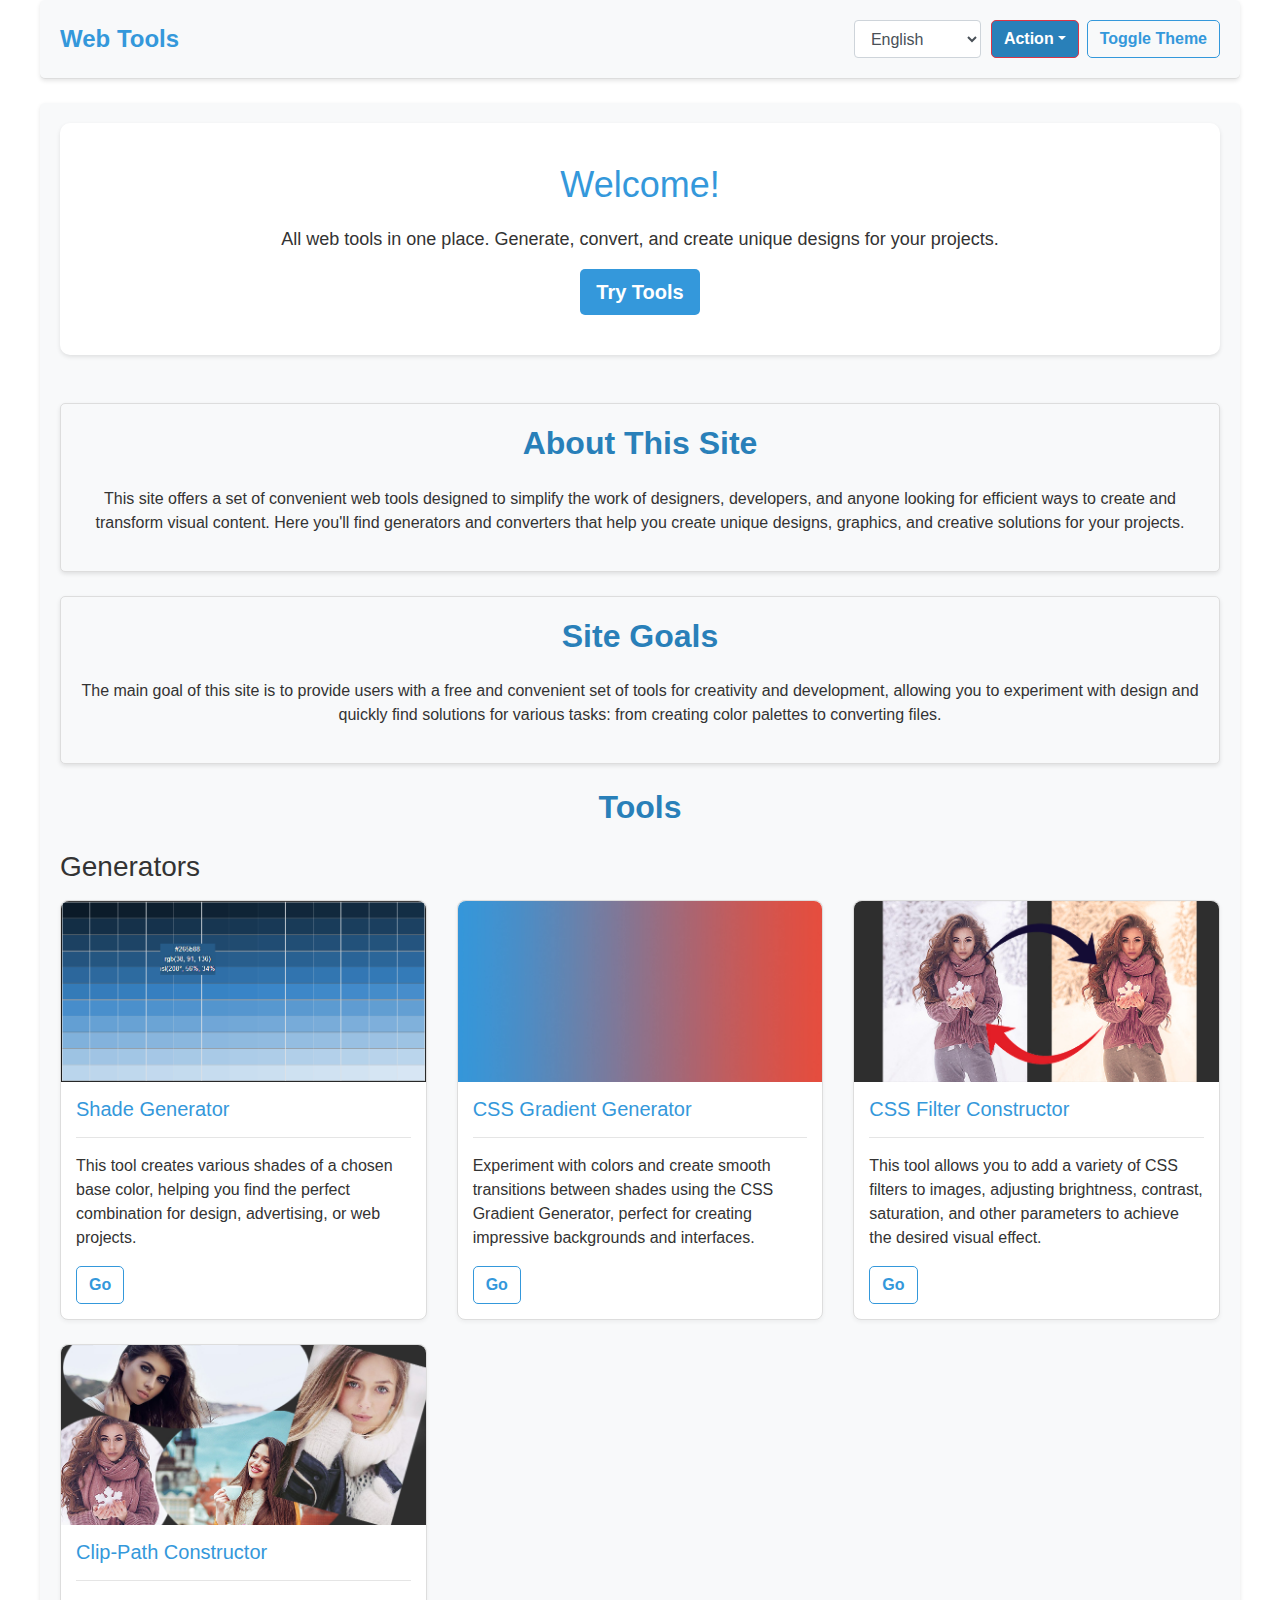
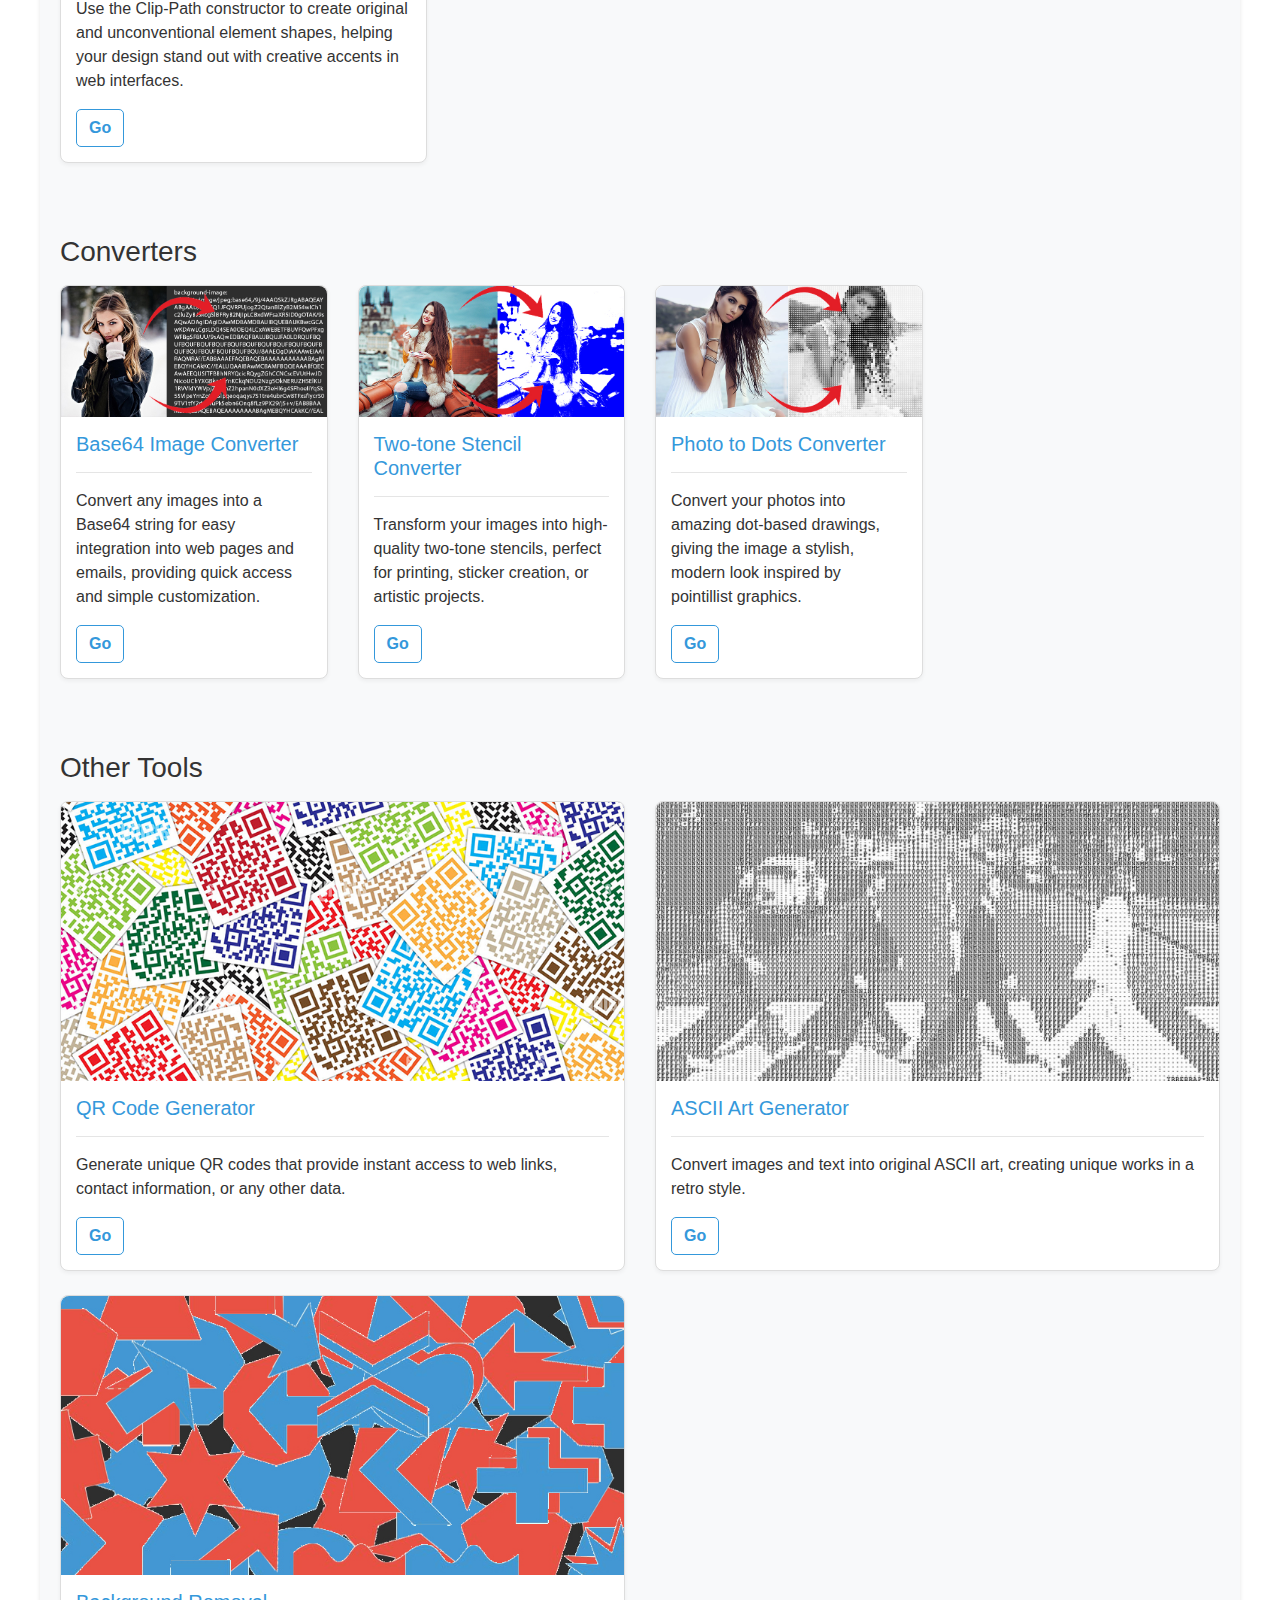
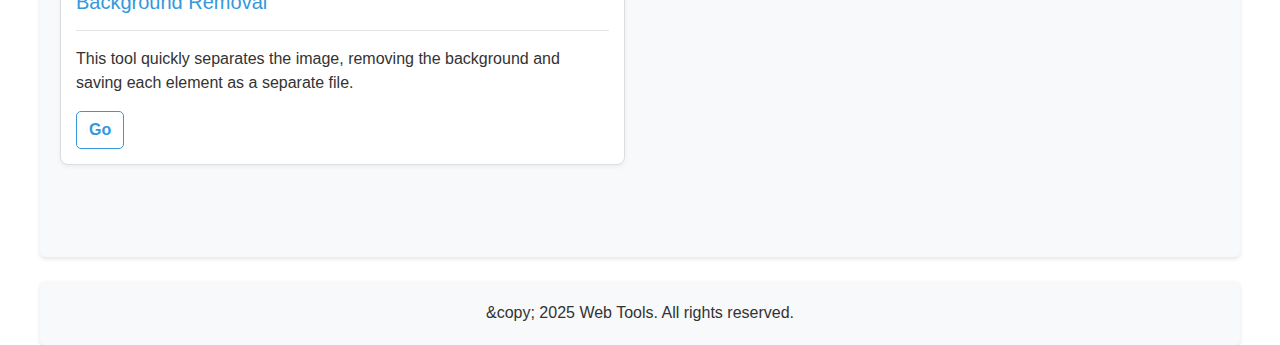
<file: index/index.html>
<!DOCTYPE html>
<html lang="ru">
  <head>
    <meta charset="UTF-8" />
    <meta name="viewport" content="width=device-width, initial-scale=1.0" />
    <!-- Класс для перевода заголовка -->
    <title class="lang-title">Главная — Веб-инструменты</title>

    <!-- Bootstrap CSS -->
    <link
      rel="stylesheet"
      href="https://stackpath.bootstrapcdn.com/bootstrap/4.5.2/css/bootstrap.min.css"
    />
    <!-- Пользовательский CSS -->
    <link rel="stylesheet" href="index.css" />

    <!-- Дополнительный стиль для минималистичных блоков -->
    <style>
      .minimal-block {
        background-color: #f9f9f9;
        border: 1px solid #ddd;
        padding: 20px;
        border-radius: 4px;
        margin-bottom: 20px;
      }
      .minimal-block h2 {
        font-size: 1.8rem;
        margin-bottom: 10px;
      }
      .minimal-block p {
        font-size: 1rem;
        color: #333;
        margin: 0;
      }
    </style>
  </head>
  <body>
    <!-- Header -->
    <header class="container mb-4">
      <div class="d-flex align-items-center" id="headerContent">
        <div id="headerTitle">
          <h1 class="header-text mb-0 lang-headerText">Веб-инструменты</h1>
        </div>
        <div id="headerControls" class="ml-auto d-flex align-items-center">
          <select
            id="langSwitcher"
            class="form-control lang-langSwitcher"
            style="width: auto; margin-right: 10px"
          >
            <option value="en">English</option>
            <option value="ru" selected>Русский</option>
            <option value="de">Deutsch</option>
            <option value="it">Italiano</option>
            <option value="tr">Türkçe</option>
            <option value="es">Español</option>
            <option value="pl">Polski</option>
            <option value="fr">Français</option>
            <option value="uk">Українська</option>
          </select>

          <div class="btn-group">
            <button
              type="button"
              class="btn btn-danger dropdown-toggle btn-group-col lang-action"
              data-toggle="dropdown"
              aria-haspopup="true"
              aria-expanded="false"
            >
              Действие
            </button>
            <div class="dropdown-menu dropdown-menu-center">
              <a class="dropdown-item lang-home" href="../index/index.html"
                >Главная</a
              >
              <div class="dropdown-divider"></div>
              <a
                class="dropdown-item lang-colorGenerator"
                href="../color/color.html"
                >Генератор оттенков</a
              >
              <a
                class="dropdown-item lang-cssGradientGenerator"
                href="../gradient/gradient.html"
                >Генератор CSS-градиентов</a
              >
              <a
                class="dropdown-item lang-filterConstructor"
                href="../filter/filter.html"
                >Конструктор CSS-фильтров</a
              >
              <a
                class="dropdown-item lang-clipPathConstructor"
                href="../clip-path/clip-path.html"
                >Конструктор Clip-Path</a
              >
              <a
                class="dropdown-item lang-base64Converter"
                href="../base64/base64.html"
                >Конвертер изображений в Base64</a
              >
              <a
                class="dropdown-item lang-stencilConverter"
                href="../color-2-stencil/color-2-stencil.html"
                >Конвертер в двухцветный трафарет</a
              >
              <a
                class="dropdown-item lang-pointConverter"
                href="../points/points.html"
                >Конвертер фотографии в рисунок точками</a
              >
              <a
                class="dropdown-item lang-qrCodeGenerator"
                href="../QR‑Code/QR‑Code.html"
                >Генератор QR-кода</a
              >
              <a
                class="dropdown-item lang-asciiGenerator"
                href="../ASCII/ASCII.html"
                >Генератор ASCII-арта</a
              >
              <a
                class="dropdown-item lang-backgroundRemoval"
                href="../remove-bg/remove-bg.html"
                >Выделение объектов из фона</a
              >
              <div class="dropdown-divider"></div>
              <a class="dropdown-item lang-separatedLink" href="#"
                >Отделенная ссылка</a
              >
            </div>
          </div>

          <button
            id="themeToggle"
            class="btn btn-outline-primary ml-2 lang-toggleTheme"
          >
            Сменить тему
          </button>
        </div>
      </div>
    </header>

    <!-- Основной контент -->
    <main class="container">
      <!-- Hero Section -->
      <section class="mb-5">
        <div class="jumbotron text-center">
          <h2 class="display-4 lang-welcomeTitle">Добро пожаловать!</h2>
          <p class="lead lang-welcomeLead">
            Все веб-инструменты — в одном месте. Генерируйте, конвертируйте и
            творите уникальные дизайны для ваших проектов.
          </p>
          <a href="#tools" class="btn btn-primary btn-lg lang-tryTools"
            >Попробовать инструменты</a
          >
        </div>
      </section>

      <!-- О сайте (минималистичный блок) -->
      <section class="container card mb-4">
        <h2 class="text-center text-act mb-4 lang-aboutTitle">О сайте</h2>
        <p class="text-center lang-aboutText">
          Этот сайт предлагает набор удобных веб-инструментов, разработанных для
          упрощения работы дизайнеров, разработчиков и всех, кто ищет
          эффективные способы создания и преобразования визуального контента.
          Здесь вы найдёте генераторы и конвертеры, помогающие создавать
          уникальные дизайны, графические элементы и креативные решения для
          ваших проектов.
        </p>
      </section>

      <!-- Цели сайта (минималистичный блок) -->
      <section class="container card mb-4">
        <h2 class="text-center text-act mb-4 lang-goalsTitle">Цели сайта</h2>
        <p class="text-center lang-goalsText">
          Основная цель сайта — предоставить пользователям удобный и бесплатный
          набор инструментов для творчества и разработки, позволяющий
          экспериментировать с дизайном и быстро находить решения для различных
          задач: от создания цветовых палитр до конвертации файлов.
        </p>
      </section>

      <!-- Инструменты -->
      <section id="tools" class="mb-5">
        <h2 class="mb-4 text-center text-act lang-toolsTitle">Инструменты</h2>

        <!-- Генераторы -->
        <div class="mb-5">
          <h3 class="mb-3 lang-generatorsTitle">Генераторы</h3>
          <div class="row">
            <!-- Генератор цветовых палитр по фотографии -->
            <!--  <div class="col-md-4 mb-4">
              <div class="card h-100">
                <img
                  src="https://via.placeholder.com/300x200?text=Палитра"
                  class="card-img-top lang-toolPaletteAlt"
                  alt="Генератор цветовых палитр по фотографии"
                />
                <div class="card-body">
                  <h5 class="card-title lang-toolPaletteTitle">
                    Генератор цветовых палитр по фотографии
                  </h5>
                  <hr />
                  <p class="card-text lang-toolPaletteText">
                    Преобразуйте ваши фотографии в наборы гармоничных и
                    сбалансированных цветовых палитр, которые помогут вдохновить
                    ваши дизайнерские проекты. Загружайте изображение и
                    получайте профессиональные цветовые схемы.
                  </p>
                  <a
                    href="/palette/palette.html"
                    class="btn btn-outline-primary lang-goLink"
                    >Перейти</a
                  >
                </div>
              </div>
            </div> -->
            <!-- Генератор оттенков -->
            <div class="col-md-4 mb-4">
              <div class="card h-100">
                <img
                  src="../img/img_wb/image.png"
                  class="card-img-top lang-toolColorAlt"
                  alt="Генератор оттенков"
                />
                <div class="card-body">
                  <h5 class="card-title lang-toolColorTitle">
                    Генератор оттенков
                  </h5>
                  <hr />
                  <p class="card-text lang-toolColorText">
                    Инструмент позволяет создавать разнообразные оттенки
                    выбранного базового цвета, что поможет подобрать идеальное
                    сочетание для дизайна, рекламы или веб-проектов.
                  </p>
                  <a
                    href="../color/color.html"
                    class="btn btn-outline-primary lang-goLink"
                    >Перейти</a
                  >
                </div>
              </div>
            </div>
            <!-- Генератор CSS-градиентов -->
            <div class="col-md-4 mb-4">
              <div class="card h-100">
                <img
                  src="../img/img_wb/Без имени-1.jpg"
                  class="card-img-top lang-toolGradientAlt"
                  alt="Генератор CSS-градиентов"
                />
                <div class="card-body">
                  <h5 class="card-title lang-toolGradientTitle">
                    Генератор CSS-градиентов
                  </h5>
                  <hr />
                  <p class="card-text lang-toolGradientText">
                    Экспериментируйте с цветами и создавайте плавные переходы
                    между оттенками с помощью генератора CSS-градиентов,
                    идеально подходящего для создания эффектных фонов и
                    интерфейсов.
                  </p>
                  <a
                    href="../gradient/gradient.html"
                    class="btn btn-outline-primary lang-goLink"
                    >Перейти</a
                  >
                </div>
              </div>
            </div>
            <!-- Конструктор CSS-фильтров -->
            <div class="col-md-4 mb-4">
              <div class="card h-100">
                <img
                  src="../img/img_wb/Без имени-2.jpg"
                  class="card-img-top lang-toolFilterAlt"
                  alt="Конструктор CSS-фильтров"
                />
                <div class="card-body">
                  <h5 class="card-title lang-toolFilterTitle">
                    Конструктор CSS-фильтров
                  </h5>
                  <hr />
                  <p class="card-text lang-toolFilterText">
                    Этот инструмент позволяет добавлять разнообразные
                    CSS-фильтры к изображениям, изменяя их яркость, контраст,
                    насыщенность и другие параметры для достижения нужного
                    визуального эффекта.
                  </p>
                  <a
                    href="../filter/filter.html"
                    class="btn btn-outline-primary lang-goLink"
                    >Перейти</a
                  >
                </div>
              </div>
            </div>
            <!-- Конструктор Clip-Path -->
            <div class="col-md-4 mb-4">
              <div class="card h-100">
                <img
                  src="../img/img_wb/Без имени-3.jpg"
                  class="card-img-top lang-toolClipPathAlt"
                  alt="Конструктор Clip-Path"
                />
                <div class="card-body">
                  <h5 class="card-title lang-toolClipPathTitle">
                    Конструктор Clip-Path
                  </h5>
                  <hr />
                  <p class="card-text lang-toolClipPathText">
                    Используйте конструктор Clip-Path для создания оригинальных
                    и нестандартных форм элементов, что позволит выделить ваш
                    дизайн и добавить креативные акценты в веб-интерфейсе.
                  </p>
                  <a
                    href="../clip-path/clip-path.html"
                    class="btn btn-outline-primary lang-goLink"
                    >Перейти</a
                  >
                </div>
              </div>
            </div>
          </div>
        </div>

        <!-- Конвертеры -->
        <div class="mb-5">
          <h3 class="mb-3 lang-convertersTitle">Конвертеры</h3>
          <div class="row">
            <!-- Онлайн Конвертер Файлов -->
            <!--   <div class="col-md-3 mb-4">
              <div class="card h-100">
                <img
                  src="https://via.placeholder.com/300x200?text=Файлы"
                  class="card-img-top lang-toolFileConverterAlt"
                  alt="Онлайн Конвертер Файлов"
                />
                <div class="card-body">
                  <h5 class="card-title lang-toolFileConverterTitle">
                    Онлайн Конвертер Файлов
                  </h5>
                  <hr />
                  <p class="card-text lang-toolFileConverterText">
                    Быстро и просто конвертируйте документы, изображения, аудио
                    и видео файлы между различными форматами, не устанавливая
                    дополнительное ПО, прямо в браузере.
                  </p>
                  <a
                    href="/file-converter/file-converter.html"
                    class="btn btn-outline-primary lang-goLink"
                    >Перейти</a
                  >
                </div>
              </div>
            </div> -->
            <!-- Конвертер изображений в Base64 -->
            <div class="col-md-3 mb-4">
              <div class="card h-100">
                <img
                  src="../img/img_wb/Без имени-4.jpg"
                  class="card-img-top lang-toolBase64ConverterAlt"
                  alt="Конвертер изображений в Base64"
                />
                <div class="card-body">
                  <h5 class="card-title lang-toolBase64ConverterTitle">
                    Конвертер изображений в Base64
                  </h5>
                  <hr />
                  <p class="card-text lang-toolBase64ConverterText">
                    Сконвертируйте любые изображения в строку Base64 для удобной
                    интеграции в веб-страницы и электронные письма, обеспечивая
                    быстрый доступ и легкую настройку.
                  </p>
                  <a
                    href="../base64/base64.html"
                    class="btn btn-outline-primary lang-goLink"
                    >Перейти</a
                  >
                </div>
              </div>
            </div>
            <!-- Конвертер в двухцветный трафарет -->
            <div class="col-md-3 mb-4">
              <div class="card h-100">
                <img
                  src="../img/img_wb/Без имени-5.jpg"
                  class="card-img-top lang-toolStencilConverterAlt"
                  alt="Конвертер в двухцветный трафарет"
                />
                <div class="card-body">
                  <h5 class="card-title lang-toolStencilConverterTitle">
                    Конвертер в двухцветный трафарет
                  </h5>
                  <hr />
                  <p class="card-text lang-toolStencilConverterText">
                    Преобразуйте ваши изображения в высококачественные
                    двухцветные трафареты, идеально подходящие для печати,
                    создания наклеек или художественных проектов.
                  </p>
                  <a
                    href="../color-2-stencil/color-2-stencil.html"
                    class="btn btn-outline-primary lang-goLink"
                    >Перейти</a
                  >
                </div>
              </div>
            </div>
            <!-- Конвертер фотографии в рисунок точками -->
            <div class="col-md-3 mb-4">
              <div class="card h-100">
                <img
                  src="../img/img_wb/Без имени-6.jpg"
                  class="card-img-top lang-toolPointConverterAlt"
                  alt="Конвертер фотографии в рисунок точками"
                />
                <div class="card-body">
                  <h5 class="card-title lang-toolPointConverterTitle">
                    Конвертер фотографии в рисунок точками
                  </h5>
                  <hr />
                  <p class="card-text lang-toolPointConverterText">
                    Преобразуйте ваши фотографии в удивительные рисунки,
                    созданные с помощью точек, которые придают изображению
                    стильный, современный вид, вдохновленный точечной графикой.
                  </p>
                  <a
                    href="../points/points.html"
                    class="btn btn-outline-primary lang-goLink"
                    >Перейти</a
                  >
                </div>
              </div>
            </div>
          </div>
        </div>

        <!-- Прочие инструменты -->
        <div class="mb-5">
          <h3 class="mb-3 lang-otherToolsTitle">Прочие инструменты</h3>
          <div class="row">
            <!-- Генератор QR-кода -->
            <div class="col-md-6 mb-4">
              <div class="card h-100">
                <img
                  src="../img/img_wb/Без имени-7.jpg"
                  class="card-img-top lang-toolQrAlt"
                  alt="Генератор QR-кода"
                />
                <div class="card-body">
                  <h5 class="card-title lang-toolQrTitle">Генератор QR-кода</h5>
                  <hr />
                  <p class="card-text lang-toolQrText">
                    Генерируйте уникальные QR-коды, обеспечивающие мгновенный
                    доступ к веб-ссылкам, контактной информации или любым другим
                    данным.
                  </p>
                  <a
                    href="../QR‑Code/QR‑Code.html"
                    class="btn btn-outline-primary lang-goLink"
                    >Перейти</a
                  >
                </div>
              </div>
            </div>
            <!-- Генератор ASCII-арта -->
            <div class="col-md-6 mb-4">
              <div class="card h-100">
                <img
                  src="../img/img_wb/Без имени-8.jpg"
                  class="card-img-top lang-toolAsciiAlt"
                  alt="Генератор ASCII-арта"
                />
                <div class="card-body">
                  <h5 class="card-title lang-toolAsciiTitle">
                    Генератор ASCII-арта
                  </h5>
                  <hr />
                  <p class="card-text lang-toolAsciiText">
                    Преобразуйте изображения и текст в оригинальный ASCII-арт,
                    создавая уникальные произведения в ретро-стиле.
                  </p>
                  <a
                    href="../ASCII/ASCII.html"
                    class="btn btn-outline-primary lang-goLink"
                    >Перейти</a
                  >
                </div>
              </div>
            </div>
            <!-- Выделение объектов из фона -->
            <div class="col-md-6 mb-4">
              <div class="card h-100">
                <img
                  src="../img/img_wb/Без имени-9.jpg"
                  class="card-img-top lang-toolBackgroundRemovalAlt"
                  alt="Выделение объектов из фона"
                />
                <div class="card-body">
                  <h5 class="card-title lang-toolBackgroundRemovalTitle">
                    Выделение объектов из фона
                  </h5>
                  <hr />
                  <p class="card-text lang-toolBackgroundRemovalText">
                    Инструмент быстро разделяет изображение, удаляя фон и
                    сохраняя каждый элемент как отдельный файл.
                  </p>
                  <a
                    href="../remove-bg/remove-bg.html"
                    class="btn btn-outline-primary lang-goLink"
                    >Перейти</a
                  >
                </div>
              </div>
            </div>
          </div>
        </div>
      </section>
    </main>

    <!-- Footer -->
    <footer class="mt-4">
      <div class="container text-center">
        <p class="mb-0 lang-footerText">
          &copy; 2025 Веб-инструменты. Все права защищены.
        </p>
      </div>
    </footer>

    <!-- Bootstrap JS и зависимости -->
    <script src="https://code.jquery.com/jquery-3.5.1.slim.min.js"></script>
    <script src="https://cdn.jsdelivr.net/npm/popper.js@1.16.1/dist/umd/popper.min.js"></script>
    <script src="https://stackpath.bootstrapcdn.com/bootstrap/4.5.2/js/bootstrap.min.js"></script>

    <!-- Пользовательский JS (смена темы и т.д.) -->
    <script>
      document.addEventListener("DOMContentLoaded", () => {
        const themeToggle = document.getElementById("themeToggle");

        // Применение сохранённой темы при загрузке
        const savedTheme = localStorage.getItem("theme") || "light";
        if (savedTheme === "dark") {
          document.body.classList.add("dark-theme");
          themeToggle.textContent = "☀️";
        } else {
          document.body.classList.remove("dark-theme");
          themeToggle.textContent = "🌙";
        }

        // Обработчик переключения темы
        themeToggle.addEventListener("click", () => {
          if (document.body.classList.contains("dark-theme")) {
            document.body.classList.remove("dark-theme");
            localStorage.setItem("theme", "light");
            themeToggle.textContent = "🌙";
          } else {
            document.body.classList.add("dark-theme");
            localStorage.setItem("theme", "dark");
            themeToggle.textContent = "☀️";
          }
        });
      });
    </script>
    <script>
      // Функция для определения системного языка
      function detectSystemLanguage() {
        const lang = navigator.language || navigator.userLanguage;
        const lowerLang = lang.toLowerCase();
        if (lowerLang.startsWith("ru")) {
          return "ru";
        } else if (lowerLang.startsWith("de")) {
          return "de";
        } else if (lowerLang.startsWith("it")) {
          return "it";
        } else if (lowerLang.startsWith("tr")) {
          return "tr";
        } else if (lowerLang.startsWith("es")) {
          return "es";
        } else if (lowerLang.startsWith("pl")) {
          return "pl";
        } else if (lowerLang.startsWith("fr")) {
          return "fr";
        } else if (lowerLang.startsWith("uk") || lowerLang.startsWith("ukr")) {
          return "uk";
        } else {
          return "en";
        }
      }

      // Получаем выбранный язык из localStorage или определяем по умолчанию
      let currentLang = localStorage.getItem("lang") || detectSystemLanguage();
      localStorage.setItem("lang", currentLang);

      // Устанавливаем значение переключателя языка (если их несколько)
      const langSwitchers = document.querySelectorAll(
        "#langSwitcher, #langSwitcherBottom"
      );
      langSwitchers.forEach((switcher) => {
        switcher.value = currentLang;
        switcher.addEventListener("change", function () {
          localStorage.setItem("lang", this.value);
          currentLang = this.value;
          applyTranslations(this.value);
          // Обновляем все переключатели
          langSwitchers.forEach((s) => (s.value = this.value));
        });
      });

      // Функция для применения переводов из JSON ко всем элементам по классам
      function applyTranslations(lang) {
        fetch("../lang.json")
          .then((response) => response.json())
          .then((data) => {
            // Ожидается, что переводы для данной страницы находятся в объекте "Color"
            const translations = data[currentLang].Index; // <-- Правильная секция для градиентов

            Object.keys(translations).forEach((key) => {
              const elements = document.querySelectorAll(".lang-" + key);
              elements.forEach((el) => {
                if (el.hasAttribute("placeholder")) {
                  el.setAttribute("placeholder", translations[key]);
                } else {
                  el.textContent = translations[key];
                }
              });
            });
          })
          .catch((error) => {
            console.error("Ошибка загрузки переводов:", error);
          });
      }

      // Применяем переводы при загрузке страницы
      document.addEventListener("DOMContentLoaded", function () {
        applyTranslations(currentLang);
      });
    </script>
  </body>
</html>
</file>
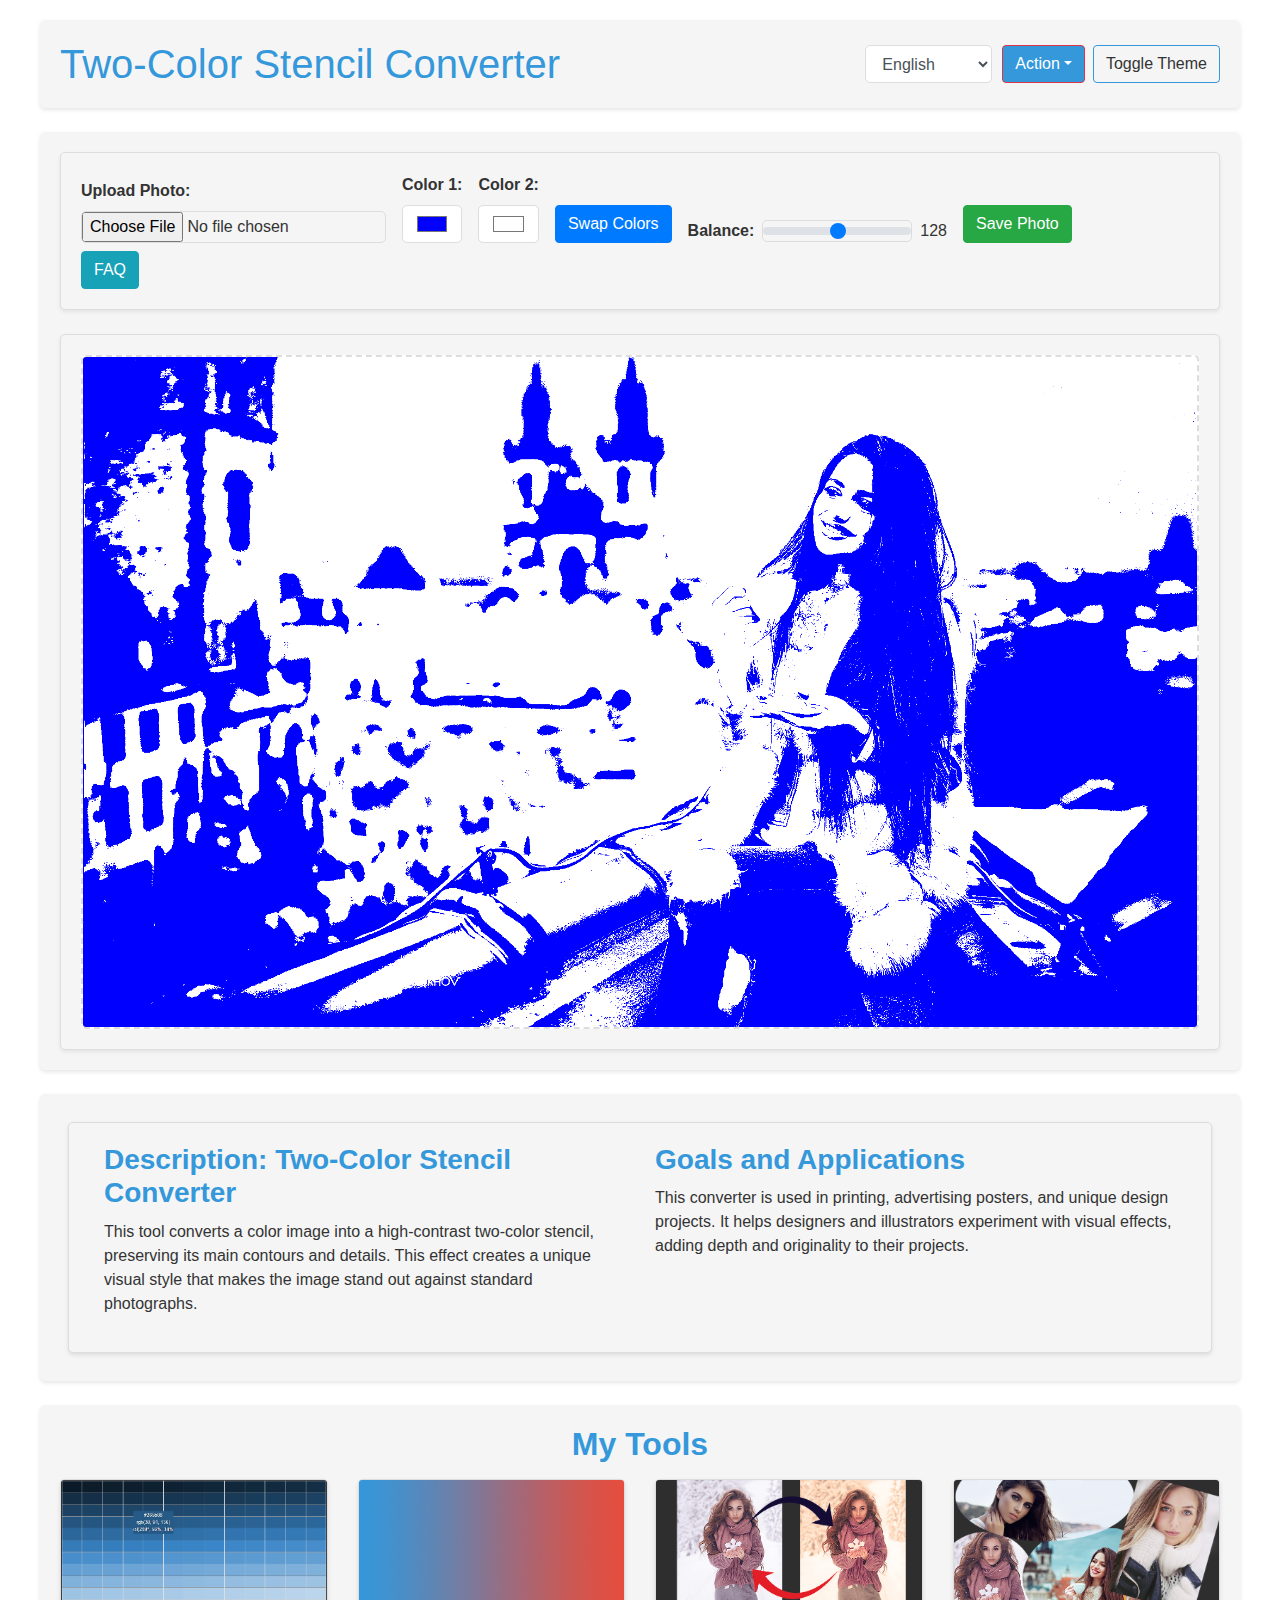
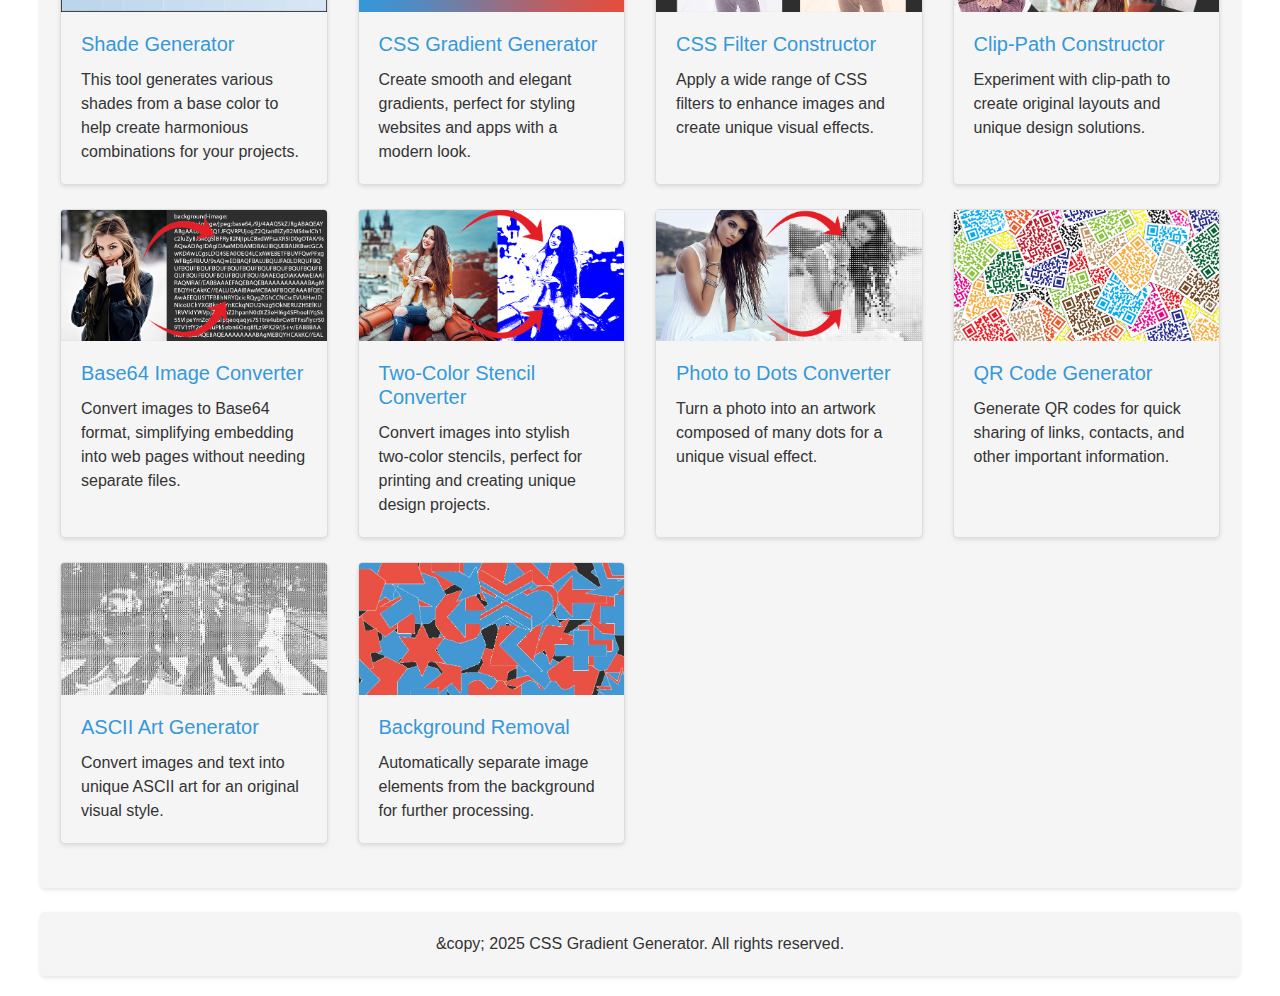
<file: color-2-stencil/color-2-stencil.html>
<!DOCTYPE html>
<html lang="ru">
  <head>
    <meta charset="UTF-8" />
    <meta name="viewport" content="width=device-width, initial-scale=1.0" />
    <title class="lang-title">Конвертер в двухцветный трафарет</title>
    <!-- Bootstrap CSS для минималистичного дизайна -->
    <link
      rel="stylesheet"
      href="https://stackpath.bootstrapcdn.com/bootstrap/4.5.2/css/bootstrap.min.css"
    />
    <!-- Пользовательский CSS -->
    <link rel="stylesheet" href="color-2-stencil.css" />
  </head>
  <body>
    <!-- Навигационная панель с переключателем темы -->
    <header class="container mb-4">
      <div class="d-flex align-items-center" id="headerContent">
        <div id="headerTitle">
          <h1 class="header-text mb-0 lang-headerText">Веб-инструменты</h1>
        </div>
        <div id="headerControls" class="ml-auto d-flex align-items-center">
          <select
            id="langSwitcher"
            class="form-control lang-langSwitcher"
            style="width: auto; margin-right: 10px"
          >
            <option value="en">English</option>
            <option value="ru" selected>Русский</option>
            <option value="de">Deutsch</option>
            <option value="it">Italiano</option>
            <option value="tr">Türkçe</option>
            <option value="es">Español</option>
            <option value="pl">Polski</option>
            <option value="fr">Français</option>
            <option value="uk">Українська</option>
          </select>

          <div class="btn-group">
            <button
              type="button"
              class="btn btn-danger dropdown-toggle btn-group-col lang-action"
              data-toggle="dropdown"
              aria-haspopup="true"
              aria-expanded="false"
            >
              Действие
            </button>
            <div class="dropdown-menu dropdown-menu-center">
              <a class="dropdown-item lang-home" href="../index/index.html"
                >Главная</a
              >
              <div class="dropdown-divider"></div>
              <a
                class="dropdown-item lang-colorGenerator"
                href="../color/color.html"
                >Генератор оттенков</a
              >
              <a
                class="dropdown-item lang-cssGradientGenerator"
                href="../gradient/gradient.html"
                >Генератор CSS-градиентов</a
              >
              <a
                class="dropdown-item lang-filterConstructor"
                href="../filter/filter.html"
                >Конструктор CSS-фильтров</a
              >
              <a
                class="dropdown-item lang-clipPathConstructor"
                href="../clip-path/clip-path.html"
                >Конструктор Clip-Path</a
              >
              <a
                class="dropdown-item lang-base64Converter"
                href="../base64/base64.html"
                >Конвертер изображений в Base64</a
              >
              <a
                class="dropdown-item lang-stencilConverter"
                href="../color-2-stencil/color-2-stencil.html"
                >Конвертер в двухцветный трафарет</a
              >
              <a
                class="dropdown-item lang-pointConverter"
                href="../points/points.html"
                >Конвертер фотографии в рисунок точками</a
              >
              <a
                class="dropdown-item lang-qrCodeGenerator"
                href="../QR‑Code/QR‑Code.html"
                >Генератор QR-кода</a
              >
              <a
                class="dropdown-item lang-asciiGenerator"
                href="../ASCII/ASCII.html"
                >Генератор ASCII-арта</a
              >
              <a
                class="dropdown-item lang-backgroundRemoval"
                href="../remove-bg/remove-bg.html"
                >Выделение объектов из фона</a
              >
              <div class="dropdown-divider"></div>
              <a class="dropdown-item lang-separatedLink" href="#"
                >Отделенная ссылка</a
              >
            </div>
          </div>

          <button
            id="themeToggle"
            class="btn btn-outline-primary ml-2 lang-toggleTheme"
          >
            Сменить тему
          </button>
        </div>
      </div>
    </header>
    <div class="container container-top my-2">
      <!-- Блок управления -->
      <div class="card mb-4 shadow-sm">
        <div class="card-body">
          <div class="d-flex flex-wrap align-items-end">
            <!-- Загрузка фото -->
            <div class="form-group mr-3 mb-2">
              <label for="file-input" class="font-weight-bold lang-uploadPhoto"
                >Загрузить фото:</label
              >
              <input
                type="file"
                id="file-input"
                class="form-control-file"
                accept="image/*"
              />
            </div>
            <!-- Цвет 1 -->
            <div class="form-group mr-3 mb-2">
              <label for="color1" class="font-weight-bold lang-color1"
                >Цвет 1:</label
              >
              <input
                type="color"
                id="color1"
                class="form-control"
                value="#0000ff"
              />
            </div>
            <!-- Цвет 2 -->
            <div class="form-group mr-3 mb-2">
              <label for="color2" class="font-weight-bold lang-color2"
                >Цвет 2:</label
              >
              <input
                type="color"
                id="color2"
                class="form-control"
                value="#ffffff"
              />
            </div>
            <!-- Кнопка "Поменять цвета" -->
            <button
              id="swapColors"
              class="btn btn-primary mr-3 mb-2 lang-swapColors"
            >
              Поменять цвета
            </button>
            <!-- Баланс -->
            <div class="form-group mr-3 mb-2 d-flex align-items-center">
              <label
                for="threshold"
                class="font-weight-bold mr-2 mb-0 lang-balanceLabel"
                >Баланс:</label
              >
              <input
                type="range"
                id="threshold"
                class="custom-range"
                style="width: 150px"
                min="0"
                max="255"
                value="128"
              />
              <span id="thresholdValue" class="ml-2">128</span>
            </div>
            <!-- Кнопка "Сохранить фото" -->
            <button id="saveBtn" class="btn btn-success mb-2 lang-saveBtn">
              Сохранить фото
            </button>
          </div>
          <button id="faqBtn" class="btn btn-info lang-faqButton">FAQ</button>
        </div>
      </div>

      <!-- Контейнер для canvas -->
      <div class="card shadow-sm">
        <div class="card-body">
          <div
            id="canvas-container"
            class="d-flex align-items-center justify-content-center"
            style="width: auto; height: auto"
          >
            <img
              src="../img/Les-des-choses-essentielles-a-voir-ou-a-faire-a-Prague-la-plus-belle-ville-dEurope.jpg"
              alt=""
              class="lang-demoImage"
            />
            <!-- Здесь должно быть фото для демонстрации -->
            <canvas id="canvas"></canvas>
          </div>
        </div>
      </div>
    </div>

    <div class="container my-4">
      <div class="row description-block m-2">
        <!-- Левая колонка: описание инструмента -->
        <div class="col-md-6">
          <h3 class="description-title lang-descriptionTitle">
            Описание: Конвертер в двухцветный трафарет
          </h3>
          <p class="description-text lang-descriptionText">
            Инструмент преобразует цветное изображение в контрастный двухцветный
            трафарет, сохраняя его основные контуры и детали. Такой эффект
            позволяет создать уникальный визуальный стиль, который выделяет
            изображение на фоне стандартных фотографий.
          </p>
        </div>
        <!-- Правая колонка: цели и применение инструмента -->
        <div class="col-md-6">
          <h3 class="description-title lang-goalsTitle">Цели и применение</h3>
          <p class="description-text lang-goalsText">
            Данный конвертер применяется в печати, создании рекламных плакатов и
            уникальных дизайнерских работ. Он помогает дизайнерам и
            иллюстраторам экспериментировать с визуальными эффектами, добавляя
            глубину и оригинальность в проекты.
          </p>
        </div>
      </div>
    </div>

    <div class="container my-4">
      <h2 class="text-center top-text mb-3 lang-toolsTitle">Мои инструменты</h2>
      <div class="row">
        <!-- Генератор оттенков -->
        <div class="col-md-6 col-lg-3 mb-4">
          <a
            href="../color/color.html"
            style="text-decoration: none; color: inherit"
          >
            <div class="card h-100">
              <img
                src="../img/img_wb/image.png"
                class="card-img-top"
                alt="Генератор оттенков"
              />
              <div class="card-body">
                <h5 class="card-title lang-tool1Title">Генератор оттенков</h5>
                <p class="card-text lang-tool1Text">
                  Этот инструмент позволяет генерировать разнообразные оттенки
                  исходного цвета, что помогает подобрать гармоничные сочетания
                  для ваших проектов.
                </p>
              </div>
            </div>
          </a>
        </div>
        <!-- Генератор CSS-градиентов -->
        <div class="col-md-6 col-lg-3 mb-4">
          <a
            href="../gradient/gradient.html"
            style="text-decoration: none; color: inherit"
          >
            <div class="card h-100">
              <img
                src="../img/img_wb/Без имени-1.jpg"
                class="card-img-top"
                alt="Генератор CSS-градиентов"
              />
              <div class="card-body">
                <h5 class="card-title lang-tool2Title">
                  Генератор CSS-градиентов
                </h5>
                <p class="card-text lang-tool2Text">
                  Создавайте плавные и элегантные градиенты, идеально подходящие
                  для оформления сайтов и приложений, придавая им современный
                  вид.
                </p>
              </div>
            </div>
          </a>
        </div>
        <!-- Конструктор CSS-фильтров -->
        <div class="col-md-6 col-lg-3 mb-4">
          <a
            href="../filter/filter.html"
            style="text-decoration: none; color: inherit"
          >
            <div class="card h-100">
              <img
                src="../img/img_wb/Без имени-2.jpg"
                class="card-img-top"
                alt="Конструктор CSS-фильтров"
              />
              <div class="card-body">
                <h5 class="card-title lang-tool3Title">
                  Конструктор CSS-фильтров
                </h5>
                <p class="card-text lang-tool3Text">
                  Применяйте широкий спектр CSS-фильтров для улучшения
                  изображений и создания уникальных визуальных эффектов.
                </p>
              </div>
            </div>
          </a>
        </div>
        <!-- Конструктор Clip-Path -->
        <div class="col-md-6 col-lg-3 mb-4">
          <a
            href="../clip-path/clip-path.html"
            style="text-decoration: none; color: inherit"
          >
            <div class="card h-100">
              <img
                src="../img/img_wb/Без имени-3.jpg"
                class="card-img-top"
                alt="Конструктор Clip-Path"
              />
              <div class="card-body">
                <h5 class="card-title lang-tool4Title">
                  Конструктор Clip-Path
                </h5>
                <p class="card-text lang-tool4Text">
                  Экспериментируйте с формами с помощью clip-path, создавая
                  оригинальные макеты и нестандартные дизайнерские решения.
                </p>
              </div>
            </div>
          </a>
        </div>
        <!-- Конвертер изображений в Base64 -->
        <div class="col-md-6 col-lg-3 mb-4">
          <a
            href="../base64/base64.html"
            style="text-decoration: none; color: inherit"
          >
            <div class="card h-100">
              <img
                src="../img/img_wb/Без имени-4.jpg"
                class="card-img-top"
                alt="Конвертер изображений в Base64"
              />
              <div class="card-body">
                <h5 class="card-title lang-tool5Title">
                  Конвертер изображений в Base64
                </h5>
                <p class="card-text lang-tool5Text">
                  Преобразуйте изображения в формат Base64, что упрощает их
                  внедрение в веб-страницы без необходимости использования
                  отдельных файлов.
                </p>
              </div>
            </div>
          </a>
        </div>
        <!-- Конвертер в двухцветный трафарет -->
        <div class="col-md-6 col-lg-3 mb-4">
          <a
            href="../color-2-stencil/color-2-stencil.html"
            style="text-decoration: none; color: inherit"
          >
            <div class="card h-100">
              <img
                src="../img/img_wb/Без имени-5.jpg"
                class="card-img-top"
                alt="Конвертер в двухцветный трафарет"
              />
              <div class="card-body">
                <h5 class="card-title lang-tool6Title">
                  Конвертер в двухцветный трафарет
                </h5>
                <p class="card-text lang-tool6Text">
                  Преобразуйте изображения в стильные двухцветные трафареты,
                  идеально подходящие для печати и создания оригинальных
                  дизайнерских проектов.
                </p>
              </div>
            </div>
          </a>
        </div>
        <!-- Конвертер фотографии в рисунок точками -->
        <div class="col-md-6 col-lg-3 mb-4">
          <a
            href="../points/points.html"
            style="text-decoration: none; color: inherit"
          >
            <div class="card h-100">
              <img
                src="../img/img_wb/Без имени-6.jpg"
                class="card-img-top"
                alt="Конвертер фотографии в рисунок точками"
              />
              <div class="card-body">
                <h5 class="card-title lang-tool7Title">
                  Конвертер фотографии в рисунок точками
                </h5>
                <p class="card-text lang-tool7Text">
                  Превратите фотографию в произведение искусства, составленное
                  из множества точек, для создания уникального визуального
                  эффекта.
                </p>
              </div>
            </div>
          </a>
        </div>
        <!-- Генератор QR-кода -->
        <div class="col-md-6 col-lg-3 mb-4">
          <a
            href="../QR‑Code/QR‑Code.html"
            style="text-decoration: none; color: inherit"
          >
            <div class="card h-100">
              <img
                src="../img/img_wb/Без имени-7.jpg"
                class="card-img-top"
                alt="Генератор QR-кода"
              />
              <div class="card-body">
                <h5 class="card-title lang-tool8Title">Генератор QR-кода</h5>
                <p class="card-text lang-tool8Text">
                  Создавайте QR-коды для быстрого обмена ссылками, контактами и
                  другой важной информацией.
                </p>
              </div>
            </div>
          </a>
        </div>
        <!-- Генератор ASCII-арта -->
        <div class="col-md-6 col-lg-3 mb-4">
          <a
            href="../ASCII/ASCII.html"
            style="text-decoration: none; color: inherit"
          >
            <div class="card h-100">
              <img
                src="../img/img_wb/Без имени-8.jpg"
                class="card-img-top"
                alt="Генератор ASCII-арта"
              />
              <div class="card-body">
                <h5 class="card-title lang-tool9Title">Генератор ASCII-арта</h5>
                <p class="card-text lang-tool9Text">
                  Преобразуйте изображения и текст в уникальное ASCII-искусство
                  для создания оригинального визуального стиля.
                </p>
              </div>
            </div>
          </a>
        </div>
        <!-- Выделение объектов из фона -->
        <div class="col-md-6 col-lg-3 mb-4">
          <a
            href="../remove-bg/remove-bg.html"
            style="text-decoration: none; color: inherit"
          >
            <div class="card h-100">
              <img
                src="../img/img_wb/Без имени-9.jpg"
                class="card-img-top"
                alt="Выделение объектов из фона"
              />
              <div class="card-body">
                <h5 class="card-title lang-tool10Title">
                  Выделение объектов из фона
                </h5>
                <p class="card-text lang-tool10Text">
                  Автоматически разделите изображение со стикерами, удалите фон
                  и сохраните каждый элемент как отдельное изображение для
                  дальнейшей работы.
                </p>
              </div>
            </div>
          </a>
        </div>
      </div>
    </div>

    <!-- FAQ Modal для Конвертера в двухцветный трафарет -->
    <div
      class="modal fade"
      id="faqModal"
      tabindex="-1"
      role="dialog"
      aria-labelledby="faqModalLabel"
      aria-hidden="true"
    >
      <div class="modal-dialog modal-lg" role="document">
        <div class="modal-content">
          <div class="modal-header">
            <h5 class="modal-title lang-faqModalTitle" id="faqModalLabel">
              FAQ - Конвертер в двухцветный трафарет
            </h5>
            <button
              type="button"
              class="close"
              data-dismiss="modal"
              aria-label="Закрыть"
            >
              <span aria-hidden="true">&times;</span>
            </button>
          </div>
          <div class="modal-body">
            <p class="lang-faqModalBodyText">
              Этот инструмент преобразует изображение в контрастный двухцветный
              трафарет, выделяя основные контуры.
            </p>
            <ul>
              <li class="lang-faqItem1">
                <strong class="lang-faqItem1Question"
                  >Как работает конвертер?</strong
                >
                <span class="lang-faqItem1Answer">
                  Он анализирует изображение и преобразует его в два цвета,
                  основываясь на пороге.
                </span>
              </li>
              <li class="lang-faqItem2">
                <strong class="lang-faqItem2Question"
                  >Как настроить порог?</strong
                >
                <span class="lang-faqItem2Answer">
                  Используйте соответствующие ползунки для изменения
                  чувствительности преобразования.
                </span>
              </li>
              <li class="lang-faqItem3">
                <strong class="lang-faqItem3Question"
                  >Какие форматы доступны?</strong
                >
                <span class="lang-faqItem3Answer">
                  Результат можно сохранить в формате PNG, JPG или WebP.
                </span>
              </li>
              <li class="lang-faqItem4">
                <strong class="lang-faqItem4Question"
                  >Как применить трафарет?</strong
                >
                <span class="lang-faqItem4Answer">
                  Сохраните результат и используйте его в печати или дизайне.
                </span>
              </li>
            </ul>
          </div>
          <div class="modal-footer">
            <button
              type="button"
              class="btn btn-secondary lang-closeButton"
              data-dismiss="modal"
            >
              Закрыть
            </button>
          </div>
        </div>
      </div>
    </div>

    <footer class="mt-4">
      <div class="container text-center">
        <p class="mb-0 lang-footerText">
          &copy; 2025 Генератор CSS-градиентов. Все права защищены.
        </p>
      </div>
    </footer>

    <!-- Bootstrap JS и зависимости -->
    <script src="https://code.jquery.com/jquery-3.5.1.slim.min.js"></script>
    <script src="https://cdn.jsdelivr.net/npm/popper.js@1.16.1/dist/umd/popper.min.js"></script>
    <script src="https://stackpath.bootstrapcdn.com/bootstrap/4.5.2/js/bootstrap.min.js"></script>
    <!-- Пользовательский JS -->
    <script src="color-2-stencil.js"></script>
    <script>
      // Функция для определения системного языка
      function detectSystemLanguage() {
        const lang = navigator.language || navigator.userLanguage;
        const lowerLang = lang.toLowerCase();
        if (lowerLang.startsWith("ru")) {
          return "ru";
        } else if (lowerLang.startsWith("de")) {
          return "de";
        } else if (lowerLang.startsWith("it")) {
          return "it";
        } else if (lowerLang.startsWith("tr")) {
          return "tr";
        } else if (lowerLang.startsWith("es")) {
          return "es";
        } else if (lowerLang.startsWith("pl")) {
          return "pl";
        } else if (lowerLang.startsWith("fr")) {
          return "fr";
        } else if (lowerLang.startsWith("uk") || lowerLang.startsWith("ukr")) {
          return "uk";
        } else {
          return "en";
        }
      }

      // Получаем выбранный язык из localStorage или определяем по умолчанию
      let currentLang = localStorage.getItem("lang") || detectSystemLanguage();
      localStorage.setItem("lang", currentLang);

      // Устанавливаем значение переключателя языка (если их несколько)
      const langSwitchers = document.querySelectorAll(
        "#langSwitcher, #langSwitcherBottom"
      );
      langSwitchers.forEach((switcher) => {
        switcher.value = currentLang;
        switcher.addEventListener("change", function () {
          localStorage.setItem("lang", this.value);
          currentLang = this.value;
          applyTranslations(this.value);
          // Обновляем все переключатели
          langSwitchers.forEach((s) => (s.value = this.value));
        });
      });

      // Функция для применения переводов из JSON ко всем элементам по классам
      function applyTranslations(lang) {
        fetch("../lang.json")
          .then((response) => response.json())
          .then((data) => {
            // Ожидается, что переводы для данной страницы находятся в объекте "Color2Stencil"
            const translations = data[lang].Color2Stencil;
            Object.keys(translations).forEach((key) => {
              const elements = document.querySelectorAll(".lang-" + key);
              elements.forEach((el) => {
                if (el.hasAttribute("placeholder")) {
                  el.setAttribute("placeholder", translations[key]);
                } else {
                  el.textContent = translations[key];
                }
              });
            });
          })
          .catch((error) => {
            console.error("Ошибка загрузки переводов:", error);
          });
      }

      // Применяем переводы при загрузке страницы
      document.addEventListener("DOMContentLoaded", function () {
        applyTranslations(currentLang);
      });
    </script>
  </body>
</html>
</file>
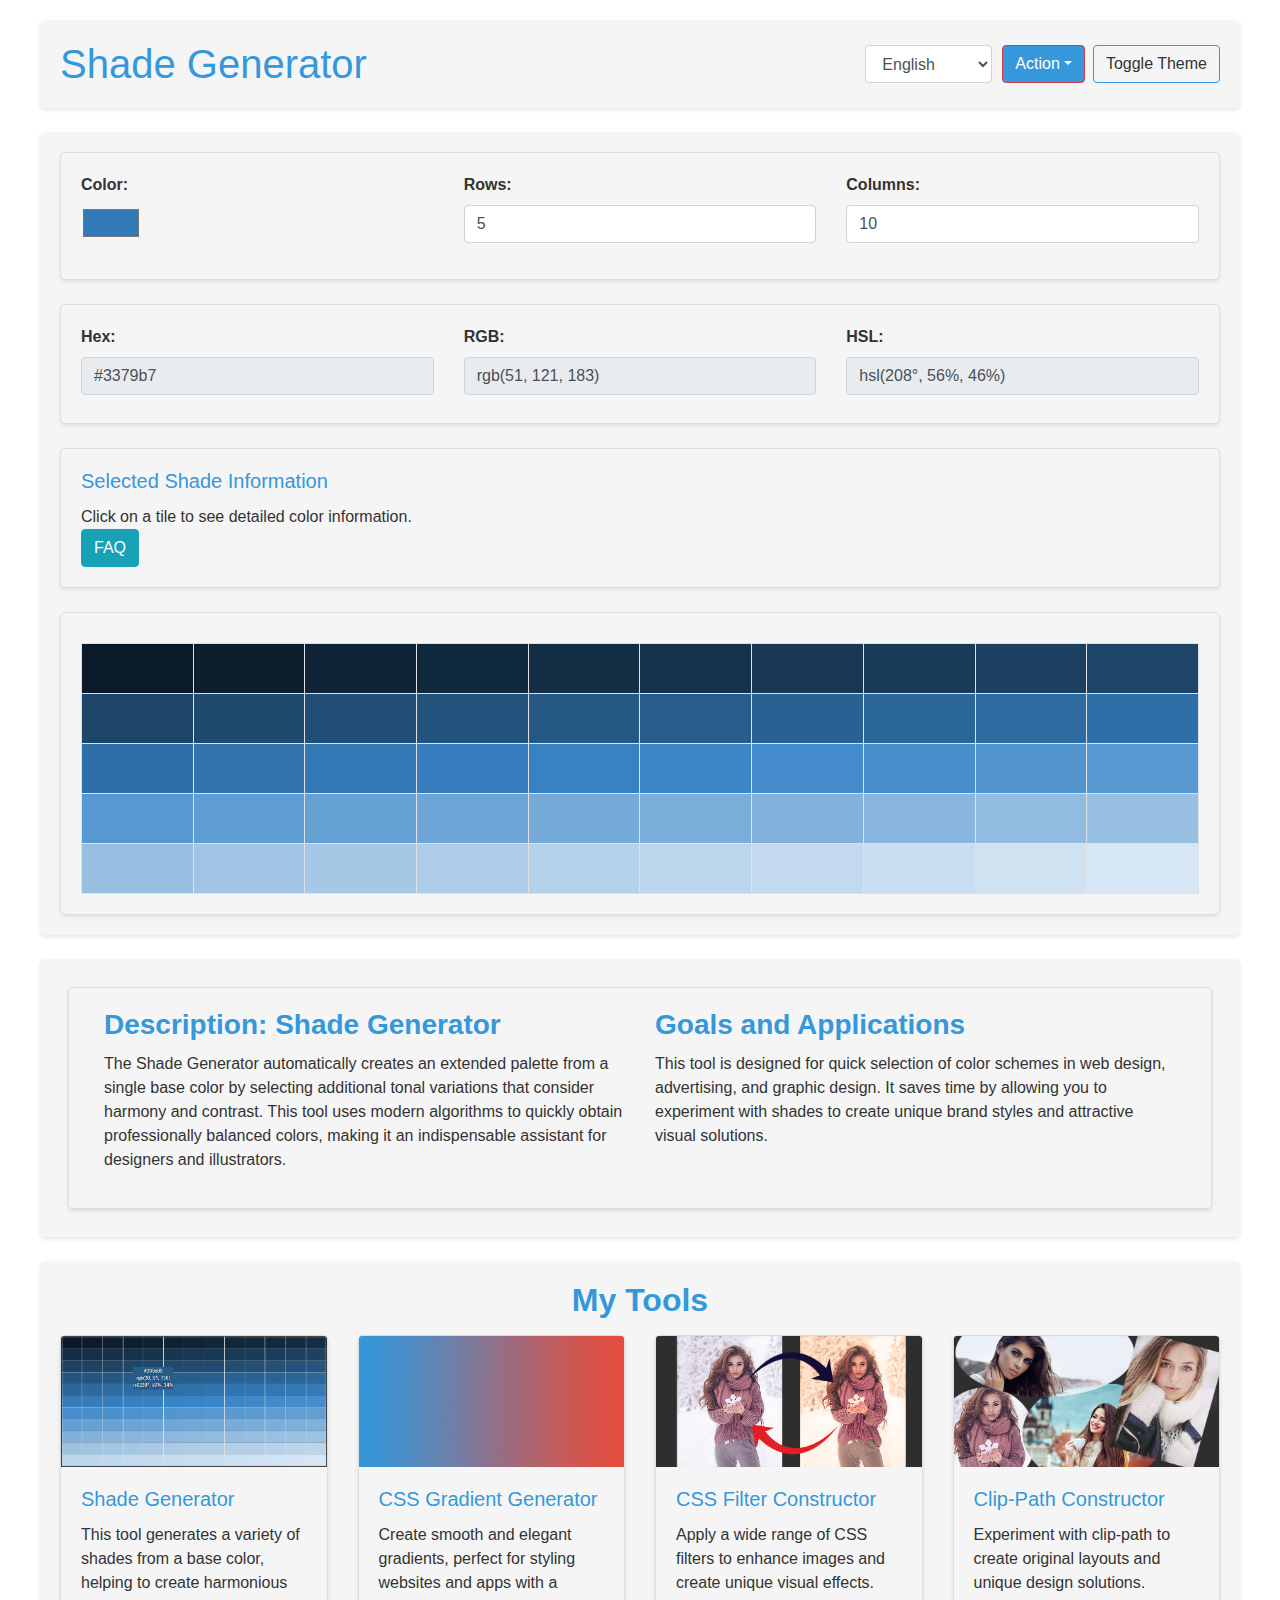
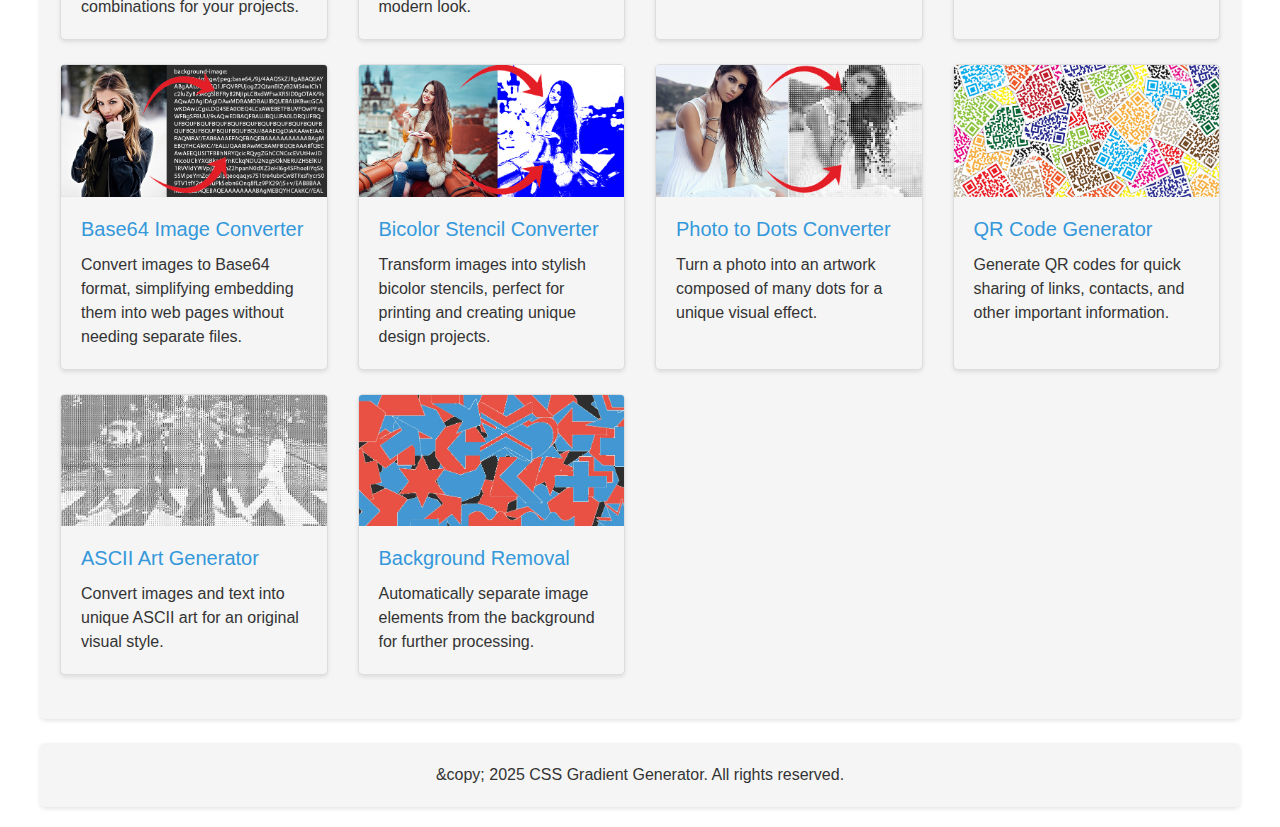
<file: color/color.html>
<!DOCTYPE html>
<html lang="ru">
  <head>
    <meta charset="UTF-8" />
    <meta name="viewport" content="width=device-width, initial-scale=1.0" />
    <title class="lang-title">
      Генератор оттенков (с анимацией и информацией)
    </title>
    <!-- Bootstrap CSS для минималистичного дизайна -->
    <link
      rel="stylesheet"
      href="https://stackpath.bootstrapcdn.com/bootstrap/4.5.2/css/bootstrap.min.css"
    />
    <!-- Пользовательский CSS -->
    <link rel="stylesheet" href="color.css" />
  </head>
  <body>
    <!-- Навигационная панель с переключателем темы и языка -->
    <header class="container mb-4">
      <div class="d-flex align-items-center" id="headerContent">
        <div id="headerTitle">
          <h1 class="header-text mb-0 lang-headerText">Веб-инструменты</h1>
        </div>
        <div id="headerControls" class="ml-auto d-flex align-items-center">
          <select
            id="langSwitcher"
            class="form-control lang-langSwitcher"
            style="width: auto; margin-right: 10px"
          >
            <option value="en">English</option>
            <option value="ru" selected>Русский</option>
            <option value="de">Deutsch</option>
            <option value="it">Italiano</option>
            <option value="tr">Türkçe</option>
            <option value="es">Español</option>
            <option value="pl">Polski</option>
            <option value="fr">Français</option>
            <option value="uk">Українська</option>
          </select>

          <div class="btn-group">
            <button
              type="button"
              class="btn btn-danger dropdown-toggle btn-group-col lang-action"
              data-toggle="dropdown"
              aria-haspopup="true"
              aria-expanded="false"
            >
              Действие
            </button>
            <div class="dropdown-menu dropdown-menu-center">
              <a class="dropdown-item lang-home" href="../index/index.html"
                >Главная</a
              >
              <div class="dropdown-divider"></div>
              <a
                class="dropdown-item lang-colorGenerator"
                href="../color/color.html"
                >Генератор оттенков</a
              >
              <a
                class="dropdown-item lang-cssGradientGenerator"
                href="../gradient/gradient.html"
                >Генератор CSS-градиентов</a
              >
              <a
                class="dropdown-item lang-filterConstructor"
                href="../filter/filter.html"
                >Конструктор CSS-фильтров</a
              >
              <a
                class="dropdown-item lang-clipPathConstructor"
                href="../clip-path/clip-path.html"
                >Конструктор Clip-Path</a
              >
              <a
                class="dropdown-item lang-base64Converter"
                href="../base64/base64.html"
                >Конвертер изображений в Base64</a
              >
              <a
                class="dropdown-item lang-stencilConverter"
                href="../color-2-stencil/color-2-stencil.html"
                >Конвертер в двухцветный трафарет</a
              >
              <a
                class="dropdown-item lang-pointConverter"
                href="../points/points.html"
                >Конвертер фотографии в рисунок точками</a
              >
              <a
                class="dropdown-item lang-qrCodeGenerator"
                href="../QR‑Code/QR‑Code.html"
                >Генератор QR-кода</a
              >
              <a
                class="dropdown-item lang-asciiGenerator"
                href="../ASCII/ASCII.html"
                >Генератор ASCII-арта</a
              >
              <a
                class="dropdown-item lang-backgroundRemoval"
                href="../remove-bg/remove-bg.html"
                >Выделение объектов из фона</a
              >
              <div class="dropdown-divider"></div>
              <a class="dropdown-item lang-separatedLink" href="#"
                >Отделенная ссылка</a
              >
            </div>
          </div>

          <button
            id="themeToggle"
            class="btn btn-outline-primary ml-2 lang-toggleTheme"
          >
            Сменить тему
          </button>
        </div>
      </div>
    </header>
    <div class="container my-4">
      <!-- Блок управления -->
      <div class="card mb-4 shadow-sm">
        <div class="card-body">
          <div class="row">
            <div class="col-md-4 mb-3">
              <label for="colorInput" class="font-weight-bold lang-colorLabel"
                >Цвет:</label
              >
              <input
                type="color"
                id="colorInput"
                class="form-control"
                value="#3379b7"
                oninput="updateShades()"
                title="Выберите базовый цвет"
              />
            </div>
            <div class="col-md-4 mb-3">
              <label for="rowsInput" class="font-weight-bold lang-rowsLabel"
                >Строки:</label
              >
              <input
                type="number"
                id="rowsInput"
                class="form-control"
                value="5"
                min="1"
                oninput="updateShades()"
              />
            </div>
            <div class="col-md-4">
              <label for="colsInput" class="font-weight-bold lang-colsLabel"
                >Столбцы:</label
              >
              <input
                type="number"
                id="colsInput"
                class="form-control"
                value="10"
                min="1"
                oninput="updateShades()"
              />
            </div>
          </div>
        </div>
      </div>

      <!-- Информация о базовом цвете -->
      <div class="card mb-4 shadow-sm">
        <div class="card-body">
          <div class="row">
            <div class="col-md-4 mb-2">
              <label class="font-weight-bold lang-hexLabel">Hex:</label>
              <input type="text" id="hexOutput" class="form-control" readonly />
            </div>
            <div class="col-md-4 mb-2">
              <label class="font-weight-bold lang-rgbLabel">RGB:</label>
              <input type="text" id="rgbOutput" class="form-control" readonly />
            </div>
            <div class="col-md-4">
              <label class="font-weight-bold lang-hslLabel">HSL:</label>
              <input type="text" id="hslOutput" class="form-control" readonly />
            </div>
          </div>
        </div>
      </div>

      <!-- Блок для отображения информации о выбранной плитке -->
      <div class="card mb-4 shadow-sm">
        <div class="card-body">
          <h2 class="card-title h5 lang-selectedTileTitle">
            Информация о выбранном оттенке
          </h2>
          <div id="selectedTileInfo" class="lang-selectedTileText">
            Нажмите на плитку, чтобы увидеть подробную информацию о цвете.
          </div>
          <button id="faqBtn" class="btn btn-info lang-faqButton">FAQ</button>
        </div>
      </div>

      <!-- Таблица с оттенками -->
      <div class="card shadow-sm">
        <div class="card-body">
          <table id="shadesTable" class="table table-bordered mb-0"></table>
        </div>
      </div>
    </div>

    <div class="container my-4">
      <div class="row description-block m-2">
        <!-- Левая колонка: описание инструмента -->
        <div class="col-md-6">
          <h3 class="description-title lang-descriptionTitle">
            Описание: Генератор оттенков
          </h3>
          <p class="description-text lang-descriptionText">
            Генератор оттенков автоматически создает расширенную палитру из
            одного базового цвета, подбирая дополнительные тональные вариации с
            учетом гармонии и контраста. Этот инструмент использует современные
            алгоритмы для быстрого получения профессионально сбалансированных
            цветов, что делает его незаменимым помощником для дизайнеров и
            иллюстраторов.
          </p>
        </div>
        <!-- Правая колонка: цели и применение инструмента -->
        <div class="col-md-6">
          <h3 class="description-title lang-goalsTitle">Цели и применение</h3>
          <p class="description-text lang-goalsText">
            Инструмент предназначен для быстрого подбора цветовых схем в
            веб-дизайне, рекламе и графическом оформлении. Он экономит время,
            позволяя экспериментировать с оттенками для создания уникальных
            фирменных стилей и привлекательных визуальных решений.
          </p>
        </div>
      </div>
    </div>

    <div class="container my-4">
      <h2 class="text-center top-text mb-3 lang-toolsTitle">Мои инструменты</h2>
      <div class="row">
        <!-- Генератор оттенков -->
        <div class="col-md-6 col-lg-3 mb-4">
          <a
            href="../color/color.html"
            style="text-decoration: none; color: inherit"
          >
            <div class="card h-100">
              <img
                src="../img/img_wb/image.png"
                class="card-img-top"
                alt="Генератор оттенков"
              />
              <div class="card-body">
                <h5 class="card-title lang-tool1Title">Генератор оттенков</h5>
                <p class="card-text lang-tool1Text">
                  Этот инструмент позволяет генерировать разнообразные оттенки
                  исходного цвета, что помогает подобрать гармоничные сочетания
                  для ваших проектов.
                </p>
              </div>
            </div>
          </a>
        </div>
        <!-- Генератор CSS-градиентов -->
        <div class="col-md-6 col-lg-3 mb-4">
          <a
            href="../gradient/gradient.html"
            style="text-decoration: none; color: inherit"
          >
            <div class="card h-100">
              <img
                src="../img/img_wb/Без имени-1.jpg"
                class="card-img-top"
                alt="Генератор CSS-градиентов"
              />
              <div class="card-body">
                <h5 class="card-title lang-tool2Title">
                  Генератор CSS-градиентов
                </h5>
                <p class="card-text lang-tool2Text">
                  Создавайте плавные и элегантные градиенты, идеально подходящие
                  для оформления сайтов и приложений, придавая им современный
                  вид.
                </p>
              </div>
            </div>
          </a>
        </div>
        <!-- Конструктор CSS-фильтров -->
        <div class="col-md-6 col-lg-3 mb-4">
          <a
            href="../filter/filter.html"
            style="text-decoration: none; color: inherit"
          >
            <div class="card h-100">
              <img
                src="../img/img_wb/Без имени-2.jpg"
                class="card-img-top"
                alt="Конструктор CSS-фильтров"
              />
              <div class="card-body">
                <h5 class="card-title lang-tool3Title">
                  Конструктор CSS-фильтров
                </h5>
                <p class="card-text lang-tool3Text">
                  Применяйте широкий спектр CSS-фильтров для улучшения
                  изображений и создания уникальных визуальных эффектов.
                </p>
              </div>
            </div>
          </a>
        </div>
        <!-- Конструктор Clip-Path -->
        <div class="col-md-6 col-lg-3 mb-4">
          <a
            href="../clip-path/clip-path.html"
            style="text-decoration: none; color: inherit"
          >
            <div class="card h-100">
              <img
                src="../img/img_wb/Без имени-3.jpg"
                class="card-img-top"
                alt="Конструктор Clip-Path"
              />
              <div class="card-body">
                <h5 class="card-title lang-tool4Title">
                  Конструктор Clip-Path
                </h5>
                <p class="card-text lang-tool4Text">
                  Экспериментируйте с формами с помощью clip-path, создавая
                  оригинальные макеты и нестандартные дизайнерские решения.
                </p>
              </div>
            </div>
          </a>
        </div>
        <!-- Конвертер изображений в Base64 -->
        <div class="col-md-6 col-lg-3 mb-4">
          <a
            href="../base64/base64.html"
            style="text-decoration: none; color: inherit"
          >
            <div class="card h-100">
              <img
                src="../img/img_wb/Без имени-4.jpg"
                class="card-img-top"
                alt="Конвертер изображений в Base64"
              />
              <div class="card-body">
                <h5 class="card-title lang-tool5Title">
                  Конвертер изображений в Base64
                </h5>
                <p class="card-text lang-tool5Text">
                  Преобразуйте изображения в формат Base64, что упрощает их
                  внедрение в веб-страницы без необходимости использования
                  отдельных файлов.
                </p>
              </div>
            </div>
          </a>
        </div>
        <!-- Конвертер в двухцветный трафарет -->
        <div class="col-md-6 col-lg-3 mb-4">
          <a
            href="../color-2-stencil/color-2-stencil.html"
            style="text-decoration: none; color: inherit"
          >
            <div class="card h-100">
              <img
                src="../img/img_wb/Без имени-5.jpg"
                class="card-img-top"
                alt="Конвертер в двухцветный трафарет"
              />
              <div class="card-body">
                <h5 class="card-title lang-tool6Title">
                  Конвертер в двухцветный трафарет
                </h5>
                <p class="card-text lang-tool6Text">
                  Преобразуйте изображения в стильные двухцветные трафареты,
                  идеально подходящие для печати и создания оригинальных
                  дизайнерских проектов.
                </p>
              </div>
            </div>
          </a>
        </div>
        <!-- Конвертер фотографии в рисунок точками -->
        <div class="col-md-6 col-lg-3 mb-4">
          <a
            href="../points/points.html"
            style="text-decoration: none; color: inherit"
          >
            <div class="card h-100">
              <img
                src="../img/img_wb/Без имени-6.jpg"
                class="card-img-top"
                alt="Конвертер фотографии в рисунок точками"
              />
              <div class="card-body">
                <h5 class="card-title lang-tool7Title">
                  Конвертер фотографии в рисунок точками
                </h5>
                <p class="card-text lang-tool7Text">
                  Превратите фотографию в произведение искусства, составленное
                  из множества точек, для создания уникального визуального
                  эффекта.
                </p>
              </div>
            </div>
          </a>
        </div>
        <!-- Генератор QR-кода -->
        <div class="col-md-6 col-lg-3 mb-4">
          <a
            href="../QR‑Code/QR‑Code.html"
            style="text-decoration: none; color: inherit"
          >
            <div class="card h-100">
              <img
                src="../img/img_wb/Без имени-7.jpg"
                class="card-img-top"
                alt="Генератор QR-кода"
              />
              <div class="card-body">
                <h5 class="card-title lang-tool8Title">Генератор QR-кода</h5>
                <p class="card-text lang-tool8Text">
                  Создавайте QR-коды для быстрого обмена ссылками, контактами и
                  другой важной информацией.
                </p>
              </div>
            </div>
          </a>
        </div>
        <!-- Генератор ASCII-арта -->
        <div class="col-md-6 col-lg-3 mb-4">
          <a
            href="../ASCII/ASCII.html"
            style="text-decoration: none; color: inherit"
          >
            <div class="card h-100">
              <img
                src="../img/img_wb/Без имени-8.jpg"
                class="card-img-top"
                alt="Генератор ASCII-арта"
              />
              <div class="card-body">
                <h5 class="card-title lang-tool9Title">Генератор ASCII-арта</h5>
                <p class="card-text lang-tool9Text">
                  Преобразуйте изображения и текст в уникальное ASCII-искусство
                  для создания оригинального визуального стиля.
                </p>
              </div>
            </div>
          </a>
        </div>
        <!-- Выделение объектов из фона -->
        <div class="col-md-6 col-lg-3 mb-4">
          <a
            href="../remove-bg/remove-bg.html"
            style="text-decoration: none; color: inherit"
          >
            <div class="card h-100">
              <img
                src="../img/img_wb/Без имени-9.jpg"
                class="card-img-top"
                alt="Выделение объектов из фона"
              />
              <div class="card-body">
                <h5 class="card-title lang-tool10Title">
                  Выделение объектов из фона
                </h5>
                <p class="card-text lang-tool10Text">
                  Автоматически разделите изображение со стикерами, удалите фон
                  и сохраните каждый элемент как отдельное изображение для
                  дальнейшей работы.
                </p>
              </div>
            </div>
          </a>
        </div>
      </div>
    </div>

    <!-- FAQ Modal для Генератора оттенков -->
    <div
      class="modal fade"
      id="faqModal"
      tabindex="-1"
      role="dialog"
      aria-labelledby="faqModalLabel"
      aria-hidden="true"
    >
      <div class="modal-dialog modal-lg" role="document">
        <div class="modal-content">
          <div class="modal-header">
            <h5 class="modal-title lang-faqModalTitle" id="faqModalLabel">
              FAQ - Генератор оттенков
            </h5>
            <button
              type="button"
              class="close"
              data-dismiss="modal"
              aria-label="Закрыть"
            >
              <span aria-hidden="true">&times;</span>
            </button>
          </div>
          <div class="modal-body">
            <p class="lang-faqModalBodyText">
              Инструмент генерирует гармоничную палитру оттенков на основе
              выбранного базового цвета.
            </p>
            <ul>
              <li class="lang-faqItem1">
                <strong class="lang-faqItem1Question"
                  >Как выбрать базовый цвет?</strong
                >
                <span class="lang-faqItem1Answer">
                  Используйте цветовую панель или введите HEX-код.
                </span>
              </li>
              <li class="lang-faqItem2">
                <strong class="lang-faqItem2Question"
                  >Как генерируются оттенки?</strong
                >
                <span class="lang-faqItem2Answer">
                  Алгоритм автоматически подбирает дополнительные цвета для
                  сбалансированной палитры.
                </span>
              </li>
              <li class="lang-faqItem3">
                <strong class="lang-faqItem3Question"
                  >Можно ли настроить вывод?</strong
                >
                <span class="lang-faqItem3Answer">
                  Измените количество строк и столбцов для отображения оттенков.
                </span>
              </li>
              <li class="lang-faqItem4">
                <strong class="lang-faqItem4Question"
                  >Как использовать результат?</strong
                >
                <span class="lang-faqItem4Answer">
                  Скопируйте полученные коды для интеграции в ваш дизайн.
                </span>
              </li>
            </ul>
          </div>
          <div class="modal-footer">
            <button
              type="button"
              class="btn btn-secondary lang-closeButton"
              data-dismiss="modal"
            >
              Закрыть
            </button>
          </div>
        </div>
      </div>
    </div>

    <footer class="mt-4">
      <div class="container text-center">
        <p class="mb-0 lang-footerText">
          &copy; 2025 Генератор CSS-градиентов. Все права защищены.
        </p>
      </div>
    </footer>

    <!-- Bootstrap JS и зависимости -->
    <script src="https://code.jquery.com/jquery-3.5.1.slim.min.js"></script>
    <script src="https://cdn.jsdelivr.net/npm/popper.js@1.16.1/dist/umd/popper.min.js"></script>
    <script src="https://stackpath.bootstrapcdn.com/bootstrap/4.5.2/js/bootstrap.min.js"></script>
    <!-- Пользовательский JS -->
    <script src="color.js"></script>
    <script>
      // Функция для определения системного языка
      function detectSystemLanguage() {
        const lang = navigator.language || navigator.userLanguage;
        const lowerLang = lang.toLowerCase();
        if (lowerLang.startsWith("ru")) {
          return "ru";
        } else if (lowerLang.startsWith("de")) {
          return "de";
        } else if (lowerLang.startsWith("it")) {
          return "it";
        } else if (lowerLang.startsWith("tr")) {
          return "tr";
        } else if (lowerLang.startsWith("es")) {
          return "es";
        } else if (lowerLang.startsWith("pl")) {
          return "pl";
        } else if (lowerLang.startsWith("fr")) {
          return "fr";
        } else if (lowerLang.startsWith("uk") || lowerLang.startsWith("ukr")) {
          return "uk";
        } else {
          return "en";
        }
      }

      // Получаем выбранный язык из localStorage или определяем по умолчанию
      let currentLang = localStorage.getItem("lang") || detectSystemLanguage();
      localStorage.setItem("lang", currentLang);

      // Устанавливаем значение переключателя языка (если их несколько)
      const langSwitchers = document.querySelectorAll(
        "#langSwitcher, #langSwitcherBottom"
      );
      langSwitchers.forEach((switcher) => {
        switcher.value = currentLang;
        switcher.addEventListener("change", function () {
          localStorage.setItem("lang", this.value);
          currentLang = this.value;
          applyTranslations(this.value);
          // Обновляем все переключатели
          langSwitchers.forEach((s) => (s.value = this.value));
        });
      });

      // Функция для применения переводов из JSON ко всем элементам по классам
      function applyTranslations(lang) {
        fetch("../lang.json")
          .then((response) => response.json())
          .then((data) => {
            // Ожидается, что переводы для данной страницы находятся в объекте "Color"
            const translations = data[lang].Color;
            Object.keys(translations).forEach((key) => {
              const elements = document.querySelectorAll(".lang-" + key);
              elements.forEach((el) => {
                if (el.hasAttribute("placeholder")) {
                  el.setAttribute("placeholder", translations[key]);
                } else {
                  el.textContent = translations[key];
                }
              });
            });
          })
          .catch((error) => {
            console.error("Ошибка загрузки переводов:", error);
          });
      }

      // Применяем переводы при загрузке страницы
      document.addEventListener("DOMContentLoaded", function () {
        applyTranslations(currentLang);
      });
    </script>
  </body>
</html>
</file>
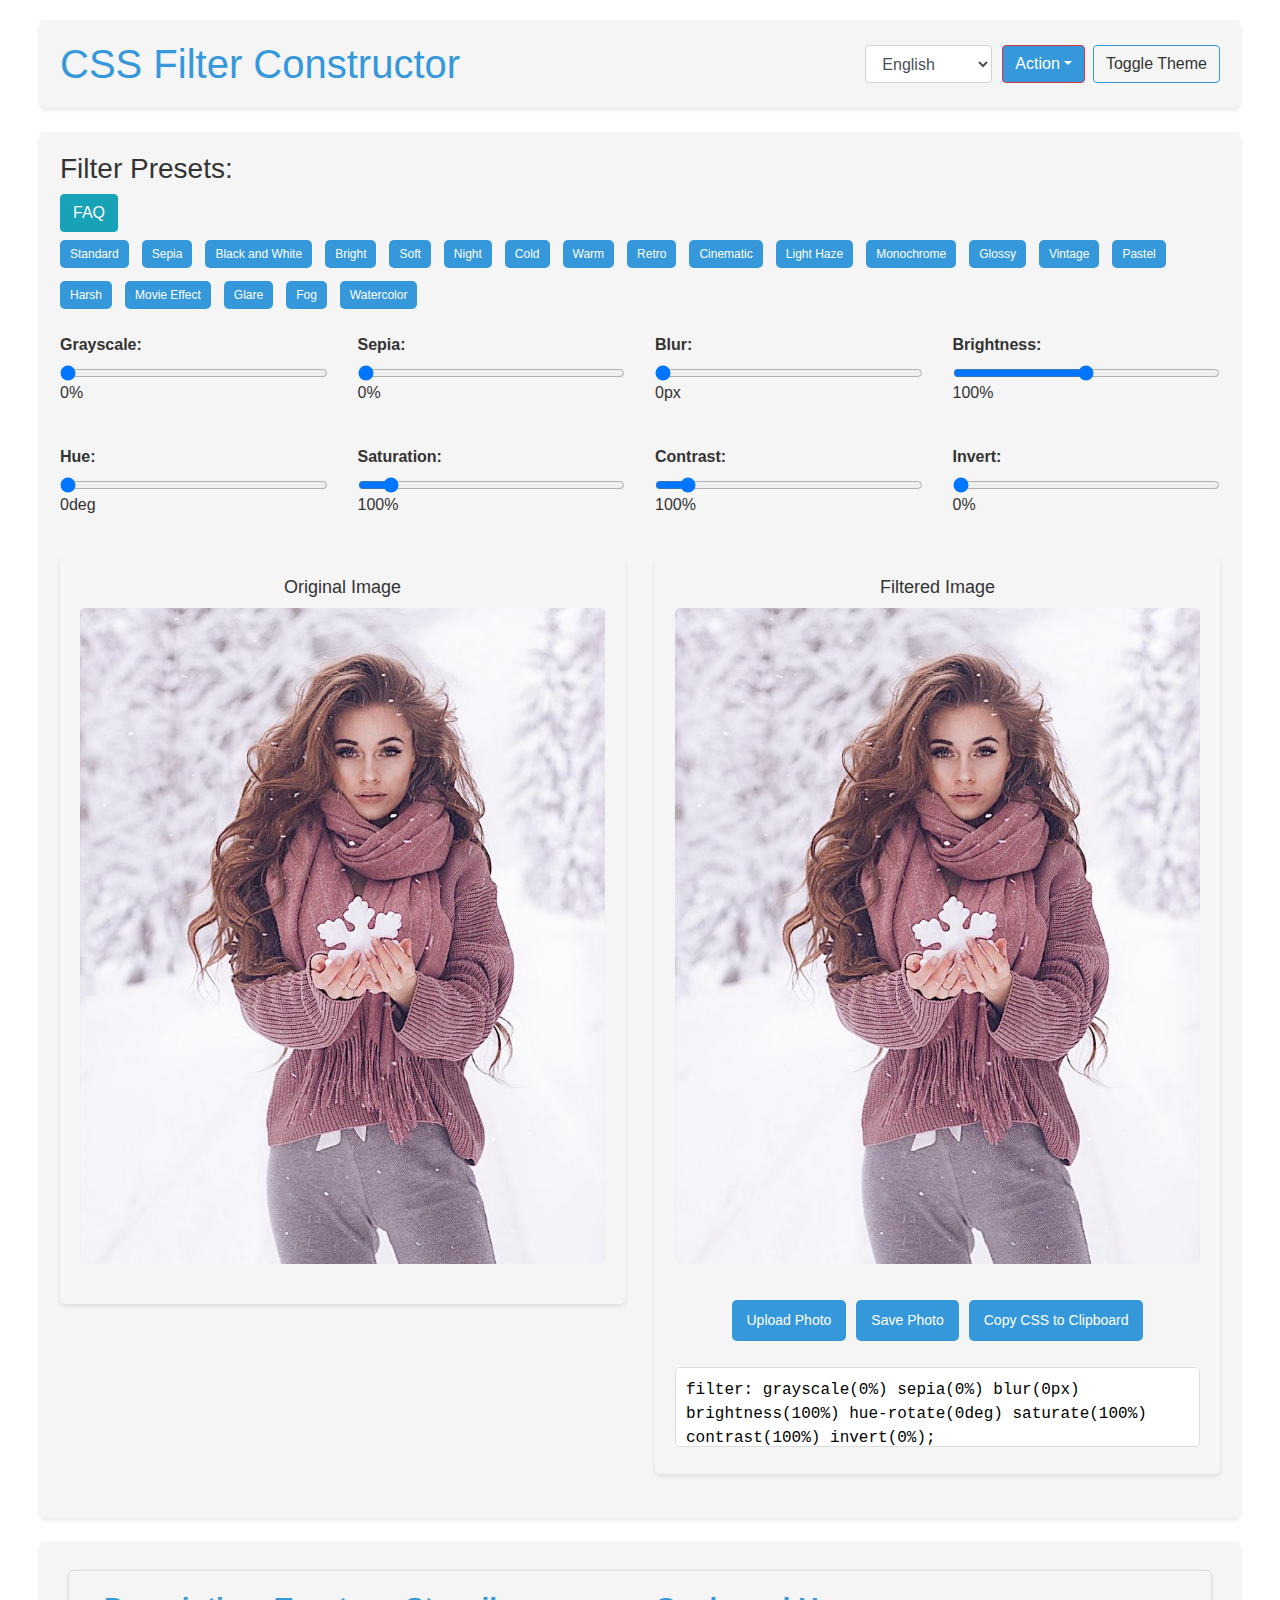
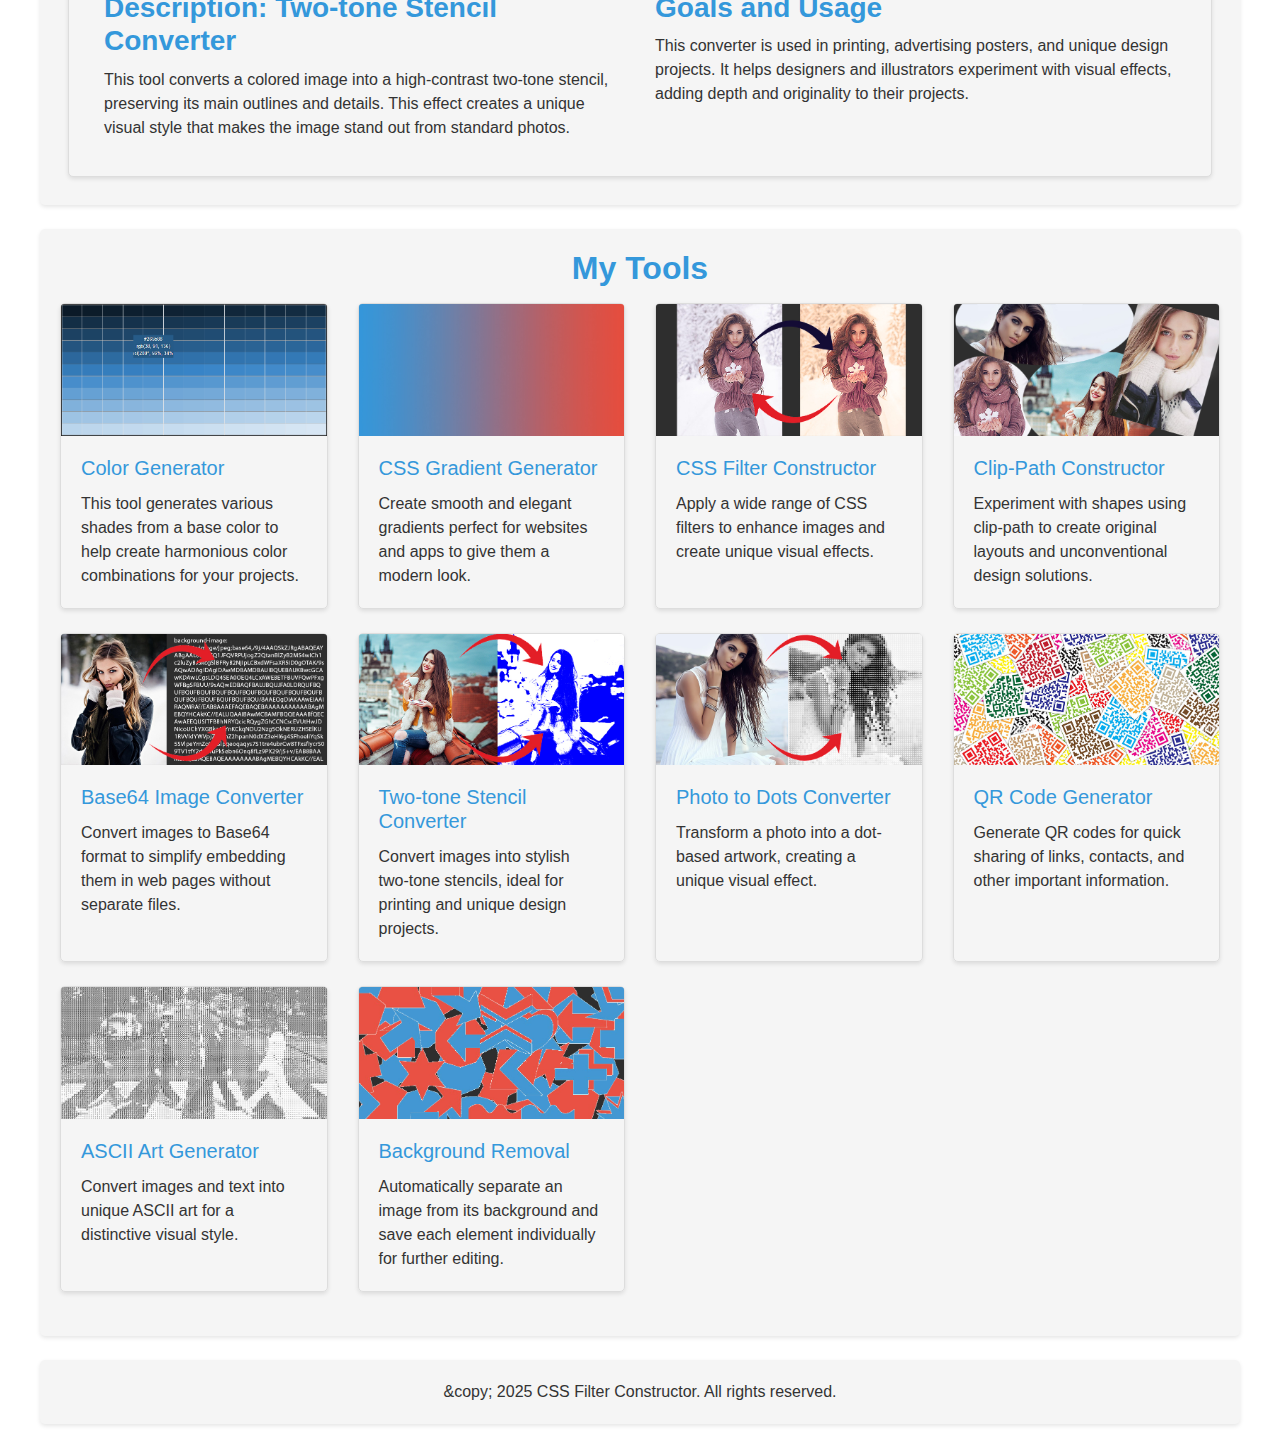
<file: filter/filter.html>
<!DOCTYPE html>
<html lang="ru">
  <head>
    <meta charset="UTF-8" />
    <meta name="viewport" content="width=device-width, initial-scale=1.0" />
    <title class="lang-title">Конструктор CSS‑фильтров</title>
    <!-- Bootstrap CSS для минималистичного дизайна -->
    <link
      rel="stylesheet"
      href="https://stackpath.bootstrapcdn.com/bootstrap/4.5.2/css/bootstrap.min.css"
    />
    <!-- Пользовательский CSS -->
    <link rel="stylesheet" href="filter.css" />
  </head>
  <body class="light-theme">
    <!-- Header -->
    <header class="container mb-4">
      <div class="d-flex align-items-center" id="headerContent">
        <div id="headerTitle">
          <h1 class="header-text mb-0 lang-headerText">Веб-инструменты</h1>
        </div>
        <div id="headerControls" class="ml-auto d-flex align-items-center">
          <select
            id="langSwitcher"
            class="form-control lang-langSwitcher"
            style="width: auto; margin-right: 10px"
          >
            <option value="en">English</option>
            <option value="ru" selected>Русский</option>
            <option value="de">Deutsch</option>
            <option value="it">Italiano</option>
            <option value="tr">Türkçe</option>
            <option value="es">Español</option>
            <option value="pl">Polski</option>
            <option value="fr">Français</option>
            <option value="uk">Українська</option>
          </select>

          <div class="btn-group">
            <button
              type="button"
              class="btn btn-danger dropdown-toggle btn-group-col lang-action"
              data-toggle="dropdown"
              aria-haspopup="true"
              aria-expanded="false"
            >
              Действие
            </button>
            <div class="dropdown-menu dropdown-menu-center">
              <a class="dropdown-item lang-home" href="../index/index.html"
                >Главная</a
              >
              <div class="dropdown-divider"></div>
              <a
                class="dropdown-item lang-colorGenerator"
                href="../color/color.html"
                >Генератор оттенков</a
              >
              <a
                class="dropdown-item lang-cssGradientGenerator"
                href="../gradient/gradient.html"
                >Генератор CSS-градиентов</a
              >
              <a
                class="dropdown-item lang-filterConstructor"
                href="../filter/filter.html"
                >Конструктор CSS-фильтров</a
              >
              <a
                class="dropdown-item lang-clipPathConstructor"
                href="../clip-path/clip-path.html"
                >Конструктор Clip-Path</a
              >
              <a
                class="dropdown-item lang-base64Converter"
                href="../base64/base64.html"
                >Конвертер изображений в Base64</a
              >
              <a
                class="dropdown-item lang-stencilConverter"
                href="../color-2-stencil/color-2-stencil.html"
                >Конвертер в двухцветный трафарет</a
              >
              <a
                class="dropdown-item lang-pointConverter"
                href="../points/points.html"
                >Конвертер фотографии в рисунок точками</a
              >
              <a
                class="dropdown-item lang-qrCodeGenerator"
                href="../QR‑Code/QR‑Code.html"
                >Генератор QR-кода</a
              >
              <a
                class="dropdown-item lang-asciiGenerator"
                href="../ASCII/ASCII.html"
                >Генератор ASCII-арта</a
              >
              <a
                class="dropdown-item lang-backgroundRemoval"
                href="../remove-bg/remove-bg.html"
                >Выделение объектов из фона</a
              >
              <div class="dropdown-divider"></div>
              <a class="dropdown-item lang-separatedLink" href="#"
                >Отделенная ссылка</a
              >
            </div>
          </div>

          <button
            id="themeToggle"
            class="btn btn-outline-primary ml-2 lang-toggleTheme"
          >
            Сменить тему
          </button>
        </div>
      </div>
    </header>
    <!-- Основной контент -->
    <div class="container">
      <!-- Блок пресетов -->
      <div class="row mb-3">
        <div class="col-12">
          <h3 class="lang-presetsTitle">Пресеты фильтров:</h3>
          <button id="faqBtn" class="btn btn-info mb-2 lang-faqButton">
            FAQ
          </button>
          <div id="presetsContainer" class="d-flex flex-wrap">
            <!-- Кнопки пресетов (каждая со своим классом lang-presetXxx) -->
            <button
              class="btn btn-sm mr-2 mb-2 lang-presetStandard"
              style="
                background-color: var(--accent-color);
                color: #fff;
                border: none;
              "
              onclick="applyPreset('Стандарт')"
            >
              Стандарт
            </button>
            <button
              class="btn btn-sm mr-2 mb-2 lang-presetSepia"
              style="
                background-color: var(--accent-color);
                color: #fff;
                border: none;
              "
              onclick="applyPreset('Сепия')"
            >
              Сепия
            </button>
            <button
              class="btn btn-sm mr-2 mb-2 lang-presetBW"
              style="
                background-color: var(--accent-color);
                color: #fff;
                border: none;
              "
              onclick="applyPreset('Черно-белый')"
            >
              Черно-белый
            </button>
            <button
              class="btn btn-sm mr-2 mb-2 lang-presetBright"
              style="
                background-color: var(--accent-color);
                color: #fff;
                border: none;
              "
              onclick="applyPreset('Яркий')"
            >
              Яркий
            </button>
            <button
              class="btn btn-sm mr-2 mb-2 lang-presetSoft"
              style="
                background-color: var(--accent-color);
                color: #fff;
                border: none;
              "
              onclick="applyPreset('Мягкий')"
            >
              Мягкий
            </button>
            <button
              class="btn btn-sm mr-2 mb-2 lang-presetNight"
              style="
                background-color: var(--accent-color);
                color: #fff;
                border: none;
              "
              onclick="applyPreset('Ночной')"
            >
              Ночной
            </button>
            <button
              class="btn btn-sm mr-2 mb-2 lang-presetCold"
              style="
                background-color: var(--accent-color);
                color: #fff;
                border: none;
              "
              onclick="applyPreset('Холодный')"
            >
              Холодный
            </button>
            <button
              class="btn btn-sm mr-2 mb-2 lang-presetWarm"
              style="
                background-color: var(--accent-color);
                color: #fff;
                border: none;
              "
              onclick="applyPreset('Тёплый')"
            >
              Тёплый
            </button>
            <button
              class="btn btn-sm mr-2 mb-2 lang-presetRetro"
              style="
                background-color: var(--accent-color);
                color: #fff;
                border: none;
              "
              onclick="applyPreset('Ретро')"
            >
              Ретро
            </button>
            <button
              class="btn btn-sm mr-2 mb-2 lang-presetCinema"
              style="
                background-color: var(--accent-color);
                color: #fff;
                border: none;
              "
              onclick="applyPreset('Кинематограф')"
            >
              Кинематограф
            </button>
            <button
              class="btn btn-sm mr-2 mb-2 lang-presetLightHaze"
              style="
                background-color: var(--accent-color);
                color: #fff;
                border: none;
              "
              onclick="applyPreset('Светлая дымка')"
            >
              Светлая дымка
            </button>
            <button
              class="btn btn-sm mr-2 mb-2 lang-presetMonochrome"
              style="
                background-color: var(--accent-color);
                color: #fff;
                border: none;
              "
              onclick="applyPreset('Монохром')"
            >
              Монохром
            </button>
            <button
              class="btn btn-sm mr-2 mb-2 lang-presetGlossy"
              style="
                background-color: var(--accent-color);
                color: #fff;
                border: none;
              "
              onclick="applyPreset('Глянцевый')"
            >
              Глянцевый
            </button>
            <button
              class="btn btn-sm mr-2 mb-2 lang-presetVintage"
              style="
                background-color: var(--accent-color);
                color: #fff;
                border: none;
              "
              onclick="applyPreset('Винтаж')"
            >
              Винтаж
            </button>
            <button
              class="btn btn-sm mr-2 mb-2 lang-presetPastel"
              style="
                background-color: var(--accent-color);
                color: #fff;
                border: none;
              "
              onclick="applyPreset('Пастель')"
            >
              Пастель
            </button>
            <button
              class="btn btn-sm mr-2 mb-2 lang-presetHarsh"
              style="
                background-color: var(--accent-color);
                color: #fff;
                border: none;
              "
              onclick="applyPreset('Суровый')"
            >
              Суровый
            </button>
            <button
              class="btn btn-sm mr-2 mb-2 lang-presetMovieEffect"
              style="
                background-color: var(--accent-color);
                color: #fff;
                border: none;
              "
              onclick="applyPreset('Эффект кино')"
            >
              Эффект кино
            </button>
            <button
              class="btn btn-sm mr-2 mb-2 lang-presetGlare"
              style="
                background-color: var(--accent-color);
                color: #fff;
                border: none;
              "
              onclick="applyPreset('Сияние')"
            >
              Сияние
            </button>
            <button
              class="btn btn-sm mr-2 mb-2 lang-presetFog"
              style="
                background-color: var(--accent-color);
                color: #fff;
                border: none;
              "
              onclick="applyPreset('Туман')"
            >
              Туман
            </button>
            <button
              class="btn btn-sm mr-2 mb-2 lang-presetWatercolor"
              style="
                background-color: var(--accent-color);
                color: #fff;
                border: none;
              "
              onclick="applyPreset('Акварель')"
            >
              Акварель
            </button>
          </div>
          <div id="presetsContainer" class="d-flex flex-wrap"></div>
        </div>
      </div>
      <!-- Слайдеры (8 слайдеров, 2 строки по 4) -->
      <div class="row mb-4">
        <!-- Grayscale -->
        <div class="col-md-3 mb-3">
          <label
            for="grayscaleRange"
            class="font-weight-bold lang-grayscaleLabel"
            >Оттенки серого:</label
          >
          <input
            type="range"
            class="form-control-range"
            id="grayscaleRange"
            min="0"
            max="100"
            value="0"
          />
          <span class="value" id="grayscaleValue">0%</span>
        </div>
        <!-- Sepia -->
        <div class="col-md-3 mb-3">
          <label for="sepiaRange" class="font-weight-bold lang-sepiaLabel"
            >Сепия:</label
          >
          <input
            type="range"
            class="form-control-range"
            id="sepiaRange"
            min="0"
            max="100"
            value="0"
          />
          <span class="value" id="sepiaValue">0%</span>
        </div>
        <!-- Blur -->
        <div class="col-md-3 mb-3">
          <label for="blurRange" class="font-weight-bold lang-blurLabel"
            >Размытие:</label
          >
          <input
            type="range"
            class="form-control-range"
            id="blurRange"
            min="0"
            max="100"
            value="0"
          />
          <span class="value" id="blurValue">0px</span>
        </div>
        <!-- Brightness -->
        <div class="col-md-3 mb-3">
          <label
            for="brightnessRange"
            class="font-weight-bold lang-brightnessLabel"
            >Яркость:</label
          >
          <input
            type="range"
            class="form-control-range"
            id="brightnessRange"
            min="0"
            max="200"
            value="100"
          />
          <span class="value" id="brightnessValue">100%</span>
        </div>
      </div>
      <div class="row mb-4">
        <!-- Hue Rotate -->
        <div class="col-md-3 mb-3">
          <label for="hueRange" class="font-weight-bold lang-hueLabel"
            >Цветность:</label
          >
          <input
            type="range"
            class="form-control-range"
            id="hueRange"
            min="0"
            max="360"
            value="0"
          />
          <span class="value" id="hueValue">0deg</span>
        </div>
        <!-- Saturate -->
        <div class="col-md-3 mb-3">
          <label for="saturateRange" class="font-weight-bold lang-saturateLabel"
            >Насыщенность:</label
          >
          <input
            type="range"
            class="form-control-range"
            id="saturateRange"
            min="0"
            max="1000"
            value="100"
          />
          <span class="value" id="saturateValue">100%</span>
        </div>
        <!-- Contrast -->
        <div class="col-md-3 mb-3">
          <label for="contrastRange" class="font-weight-bold lang-contrastLabel"
            >Контрастность:</label
          >
          <input
            type="range"
            class="form-control-range"
            id="contrastRange"
            min="0"
            max="1000"
            value="100"
          />
          <span class="value" id="contrastValue">100%</span>
        </div>
        <!-- Invert -->
        <div class="col-md-3 mb-3">
          <label for="invertRange" class="font-weight-bold lang-invertLabel"
            >Инвертирование:</label
          >
          <input
            type="range"
            class="form-control-range"
            id="invertRange"
            min="0"
            max="100"
            value="0"
          />
          <span class="value" id="invertValue">0%</span>
        </div>
      </div>
      <!-- Превью изображений -->
      <div class="row">
        <!-- Исходное изображение -->
        <div class="col-md-6 mb-4">
          <div class="preview-container">
            <h2 class="lang-originalImageTitle">Исходное изображение</h2>
            <img
              id="originalImage"
              src="../img/04bf743c99c1943fb816d96d342416a6.jpg"
              alt="Исходное изображение"
              class="lang-originalImageAlt"
            />
          </div>
        </div>
        <!-- Отфильтрованное изображение -->
        <div class="col-md-6 mb-4">
          <div class="preview-container">
            <h2 class="lang-previewImageTitle">Отфильтрованное изображение</h2>
            <img
              id="previewImage"
              src="../img/04bf743c99c1943fb816d96d342416a6.jpg"
              alt="Превью изображения"
              class="lang-previewImageAlt"
            />
            <div class="buttons mt-3">
              <button
                id="uploadPhoto"
                class="btn btn-primary lang-uploadPhotoBtn"
              >
                Загрузить фотографию
              </button>
              <button id="savePhoto" class="btn btn-success lang-savePhotoBtn">
                Сохранить фотографию
              </button>
              <button id="copyCSS" class="btn btn-secondary lang-copyCSSBtn">
                Добавить в буфер CSS
              </button>
            </div>
            <div class="css-code mt-3">
              <textarea
                id="filterCSS"
                class="lang-filterCSSPlaceholder"
                readonly
              ></textarea>
            </div>
          </div>
        </div>
      </div>
    </div>
    <!-- Описание и цели -->
    <div class="container my-4">
      <div class="row description-block m-2">
        <!-- Левая колонка -->
        <div class="col-md-6">
          <h3 class="description-title lang-descriptionTitle">
            Описание: Конвертер в двухцветный трафарет
          </h3>
          <p class="description-text lang-descriptionText">
            Инструмент преобразует цветное изображение в контрастный двухцветный
            трафарет, сохраняя его основные контуры и детали. Такой эффект
            позволяет создать уникальный визуальный стиль, который выделяет
            изображение на фоне стандартных фотографий.
          </p>
        </div>
        <!-- Правая колонка -->
        <div class="col-md-6">
          <h3 class="description-title lang-goalsTitle">Цели и применение</h3>
          <p class="description-text lang-goalsText">
            Данный конвертер применяется в печати, создании рекламных плакатов и
            уникальных дизайнерских работ. Он помогает дизайнерам и
            иллюстраторам экспериментировать с визуальными эффектами, добавляя
            глубину и оригинальность в проекты.
          </p>
        </div>
      </div>
    </div>
    <!-- Блок "Мои инструменты" -->

    <div class="container my-4">
      <h2 class="text-center top-text mb-3 lang-toolsTitle">Мои инструменты</h2>
      <div class="row">
        <!-- Генератор оттенков -->
        <div class="col-md-6 col-lg-3 mb-4">
          <a
            href="../color/color.html"
            style="text-decoration: none; color: inherit"
          >
            <div class="card h-100">
              <img
                src="../img/img_wb/image.png"
                class="card-img-top"
                alt="Генератор оттенков"
              />
              <div class="card-body">
                <h5 class="card-title lang-tool1Title">Генератор оттенков</h5>
                <p class="card-text lang-tool1Text">
                  Этот инструмент позволяет генерировать разнообразные оттенки
                  исходного цвета, что помогает подобрать гармоничные сочетания
                  для ваших проектов.
                </p>
              </div>
            </div>
          </a>
        </div>
        <!-- Генератор CSS-градиентов -->
        <div class="col-md-6 col-lg-3 mb-4">
          <a
            href="../gradient/gradient.html"
            style="text-decoration: none; color: inherit"
          >
            <div class="card h-100">
              <img
                src="../img/img_wb/Без имени-1.jpg"
                class="card-img-top"
                alt="Генератор CSS-градиентов"
              />
              <div class="card-body">
                <h5 class="card-title lang-tool2Title">
                  Генератор CSS-градиентов
                </h5>
                <p class="card-text lang-tool2Text">
                  Создавайте плавные и элегантные градиенты, идеально подходящие
                  для оформления сайтов и приложений, придавая им современный
                  вид.
                </p>
              </div>
            </div>
          </a>
        </div>
        <!-- Конструктор CSS-фильтров -->
        <div class="col-md-6 col-lg-3 mb-4">
          <a
            href="../filter/filter.html"
            style="text-decoration: none; color: inherit"
          >
            <div class="card h-100">
              <img
                src="../img/img_wb/Без имени-2.jpg"
                class="card-img-top"
                alt="Конструктор CSS-фильтров"
              />
              <div class="card-body">
                <h5 class="card-title lang-tool3Title">
                  Конструктор CSS-фильтров
                </h5>
                <p class="card-text lang-tool3Text">
                  Применяйте широкий спектр CSS-фильтров для улучшения
                  изображений и создания уникальных визуальных эффектов.
                </p>
              </div>
            </div>
          </a>
        </div>
        <!-- Конструктор Clip-Path -->
        <div class="col-md-6 col-lg-3 mb-4">
          <a
            href="../clip-path/clip-path.html"
            style="text-decoration: none; color: inherit"
          >
            <div class="card h-100">
              <img
                src="../img/img_wb/Без имени-3.jpg"
                class="card-img-top"
                alt="Конструктор Clip-Path"
              />
              <div class="card-body">
                <h5 class="card-title lang-tool4Title">
                  Конструктор Clip-Path
                </h5>
                <p class="card-text lang-tool4Text">
                  Экспериментируйте с формами с помощью clip-path, создавая
                  оригинальные макеты и нестандартные дизайнерские решения.
                </p>
              </div>
            </div>
          </a>
        </div>
        <!-- Конвертер изображений в Base64 -->
        <div class="col-md-6 col-lg-3 mb-4">
          <a
            href="../base64/base64.html"
            style="text-decoration: none; color: inherit"
          >
            <div class="card h-100">
              <img
                src="../img/img_wb/Без имени-4.jpg"
                class="card-img-top"
                alt="Конвертер изображений в Base64"
              />
              <div class="card-body">
                <h5 class="card-title lang-tool5Title">
                  Конвертер изображений в Base64
                </h5>
                <p class="card-text lang-tool5Text">
                  Преобразуйте изображения в формат Base64, что упрощает их
                  внедрение в веб-страницы без необходимости использования
                  отдельных файлов.
                </p>
              </div>
            </div>
          </a>
        </div>
        <!-- Конвертер в двухцветный трафарет -->
        <div class="col-md-6 col-lg-3 mb-4">
          <a
            href="../color-2-stencil/color-2-stencil.html"
            style="text-decoration: none; color: inherit"
          >
            <div class="card h-100">
              <img
                src="../img/img_wb/Без имени-5.jpg"
                class="card-img-top"
                alt="Конвертер в двухцветный трафарет"
              />
              <div class="card-body">
                <h5 class="card-title lang-tool6Title">
                  Конвертер в двухцветный трафарет
                </h5>
                <p class="card-text lang-tool6Text">
                  Преобразуйте изображения в стильные двухцветные трафареты,
                  идеально подходящие для печати и создания оригинальных
                  дизайнерских проектов.
                </p>
              </div>
            </div>
          </a>
        </div>
        <!-- Конвертер фотографии в рисунок точками -->
        <div class="col-md-6 col-lg-3 mb-4">
          <a
            href="../points/points.html"
            style="text-decoration: none; color: inherit"
          >
            <div class="card h-100">
              <img
                src="../img/img_wb/Без имени-6.jpg"
                class="card-img-top"
                alt="Конвертер фотографии в рисунок точками"
              />
              <div class="card-body">
                <h5 class="card-title lang-tool7Title">
                  Конвертер фотографии в рисунок точками
                </h5>
                <p class="card-text lang-tool7Text">
                  Превратите фотографию в произведение искусства, составленное
                  из множества точек, для создания уникального визуального
                  эффекта.
                </p>
              </div>
            </div>
          </a>
        </div>
        <!-- Генератор QR-кода -->
        <div class="col-md-6 col-lg-3 mb-4">
          <a
            href="../QR‑Code/QR‑Code.html"
            style="text-decoration: none; color: inherit"
          >
            <div class="card h-100">
              <img
                src="../img/img_wb/Без имени-7.jpg"
                class="card-img-top"
                alt="Генератор QR-кода"
              />
              <div class="card-body">
                <h5 class="card-title lang-tool8Title">Генератор QR-кода</h5>
                <p class="card-text lang-tool8Text">
                  Создавайте QR-коды для быстрого обмена ссылками, контактами и
                  другой важной информацией.
                </p>
              </div>
            </div>
          </a>
        </div>
        <!-- Генератор ASCII-арта -->
        <div class="col-md-6 col-lg-3 mb-4">
          <a
            href="../ASCII/ASCII.html"
            style="text-decoration: none; color: inherit"
          >
            <div class="card h-100">
              <img
                src="../img/img_wb/Без имени-8.jpg"
                class="card-img-top"
                alt="Генератор ASCII-арта"
              />
              <div class="card-body">
                <h5 class="card-title lang-tool9Title">Генератор ASCII-арта</h5>
                <p class="card-text lang-tool9Text">
                  Преобразуйте изображения и текст в уникальное ASCII-искусство
                  для создания оригинального визуального стиля.
                </p>
              </div>
            </div>
          </a>
        </div>
        <!-- Выделение объектов из фона -->
        <div class="col-md-6 col-lg-3 mb-4">
          <a
            href="../remove-bg/remove-bg.html"
            style="text-decoration: none; color: inherit"
          >
            <div class="card h-100">
              <img
                src="../img/img_wb/Без имени-9.jpg"
                class="card-img-top"
                alt="Выделение объектов из фона"
              />
              <div class="card-body">
                <h5 class="card-title lang-tool10Title">
                  Выделение объектов из фона
                </h5>
                <p class="card-text lang-tool10Text">
                  Автоматически разделите изображение со стикерами, удалите фон
                  и сохраните каждый элемент как отдельное изображение для
                  дальнейшей работы.
                </p>
              </div>
            </div>
          </a>
        </div>
      </div>
    </div>

    <!-- FAQ Modal для Конструктора CSS‑фильтров -->
    <div
      class="modal fade"
      id="faqModal"
      tabindex="-1"
      role="dialog"
      aria-labelledby="faqModalLabel"
      aria-hidden="true"
    >
      <div class="modal-dialog modal-lg" role="document">
        <div class="modal-content">
          <div class="modal-header">
            <h5 class="modal-title lang-faqModalTitle" id="faqModalLabel">
              FAQ - Конструктор CSS‑фильтров
            </h5>
            <button
              type="button"
              class="close"
              data-dismiss="modal"
              aria-label="Закрыть"
            >
              <span aria-hidden="true">&times;</span>
            </button>
          </div>
          <div class="modal-body">
            <p class="lang-faqModalBodyText">
              Инструмент позволяет применять и настраивать различные CSS‑фильтры
              для улучшения визуального вида изображений.
            </p>
            <ul>
              <li class="lang-faqItem1">
                <strong class="lang-faqItem1Question"
                  >Какие фильтры доступны?</strong
                >
                <span class="lang-faqItem1Answer">
                  Можно настроить яркость, контраст, размытие, оттенки серого,
                  сепию и другие эффекты.
                </span>
              </li>
              <li class="lang-faqItem2">
                <strong class="lang-faqItem2Question"
                  >Как регулируются параметры?</strong
                >
                <span class="lang-faqItem2Answer">
                  Используйте слайдеры для точной настройки каждого фильтра.
                </span>
              </li>
              <li class="lang-faqItem3">
                <strong class="lang-faqItem3Question"
                  >Можно ли комбинировать фильтры?</strong
                >
                <span class="lang-faqItem3Answer">
                  Да, можно применять несколько фильтров одновременно для
                  создания сложных эффектов.
                </span>
              </li>
              <li class="lang-faqItem4">
                <strong class="lang-faqItem4Question"
                  >Как использовать результат?</strong
                >
                <span class="lang-faqItem4Answer">
                  Полученный CSS‑код можно скопировать и внедрить в ваш проект.
                </span>
              </li>
            </ul>
          </div>
          <div class="modal-footer">
            <button
              type="button"
              class="btn btn-secondary lang-closeButton"
              data-dismiss="modal"
            >
              Закрыть
            </button>
          </div>
        </div>
      </div>
    </div>

    <!-- Footer -->
    <footer class="mt-4">
      <div class="container text-center">
        <p class="mb-0 lang-footerText">
          &copy; 2025 Конструктор CSS‑фильтров. Все права защищены.
        </p>
      </div>
    </footer>

    <!-- Подключение Bootstrap JS и зависимостей -->
    <script src="https://code.jquery.com/jquery-3.5.1.slim.min.js"></script>
    <script src="https://cdn.jsdelivr.net/npm/popper.js@1.16.1/dist/umd/popper.min.js"></script>
    <script src="https://stackpath.bootstrapcdn.com/bootstrap/4.5.2/js/bootstrap.min.js"></script>
    <!-- Пользовательский JS -->
    <script src="filter.js" defer></script>
    <script>
      // Функция для определения системного языка
      function detectSystemLanguage() {
        const lang = navigator.language || navigator.userLanguage;
        const lowerLang = lang.toLowerCase();
        if (lowerLang.startsWith("ru")) {
          return "ru";
        } else if (lowerLang.startsWith("de")) {
          return "de";
        } else if (lowerLang.startsWith("it")) {
          return "it";
        } else if (lowerLang.startsWith("tr")) {
          return "tr";
        } else if (lowerLang.startsWith("es")) {
          return "es";
        } else if (lowerLang.startsWith("pl")) {
          return "pl";
        } else if (lowerLang.startsWith("fr")) {
          return "fr";
        } else if (lowerLang.startsWith("uk") || lowerLang.startsWith("ukr")) {
          return "uk";
        } else {
          return "en";
        }
      }

      // Получаем выбранный язык из localStorage или определяем по умолчанию
      let currentLang = localStorage.getItem("lang") || detectSystemLanguage();
      localStorage.setItem("lang", currentLang);
      // Устанавливаем значение переключателя языка (если их несколько)
      const langSwitchers = document.querySelectorAll(
        "#langSwitcher, #langSwitcherBottom"
      );
      langSwitchers.forEach((switcher) => {
        switcher.value = currentLang;
        switcher.addEventListener("change", function () {
          localStorage.setItem("lang", this.value);
          currentLang = this.value;
          applyTranslations(this.value);
          // Обновляем все переключатели
          langSwitchers.forEach((s) => (s.value = this.value));
        });
      });
      // Функция для применения переводов из JSON ко всем элементам по классам
      function applyTranslations(lang) {
        fetch("../lang.json")
          .then((response) => response.json())
          .then((data) => {
            // Ожидается, что переводы для данной страницы находятся в объекте "Filter"
            const translations = data[lang].Filter;
            Object.keys(translations).forEach((key) => {
              const elements = document.querySelectorAll(".lang-" + key);
              elements.forEach((el) => {
                if (el.hasAttribute("placeholder")) {
                  el.setAttribute("placeholder", translations[key]);
                } else {
                  el.textContent = translations[key];
                }
              });
            });
          })
          .catch((error) => {
            console.error("Ошибка загрузки переводов:", error);
          });
      }
      // Применяем переводы при загрузке страницы
      document.addEventListener("DOMContentLoaded", function () {
        applyTranslations(currentLang);
      });
    </script>
  </body>
</html>
</file>
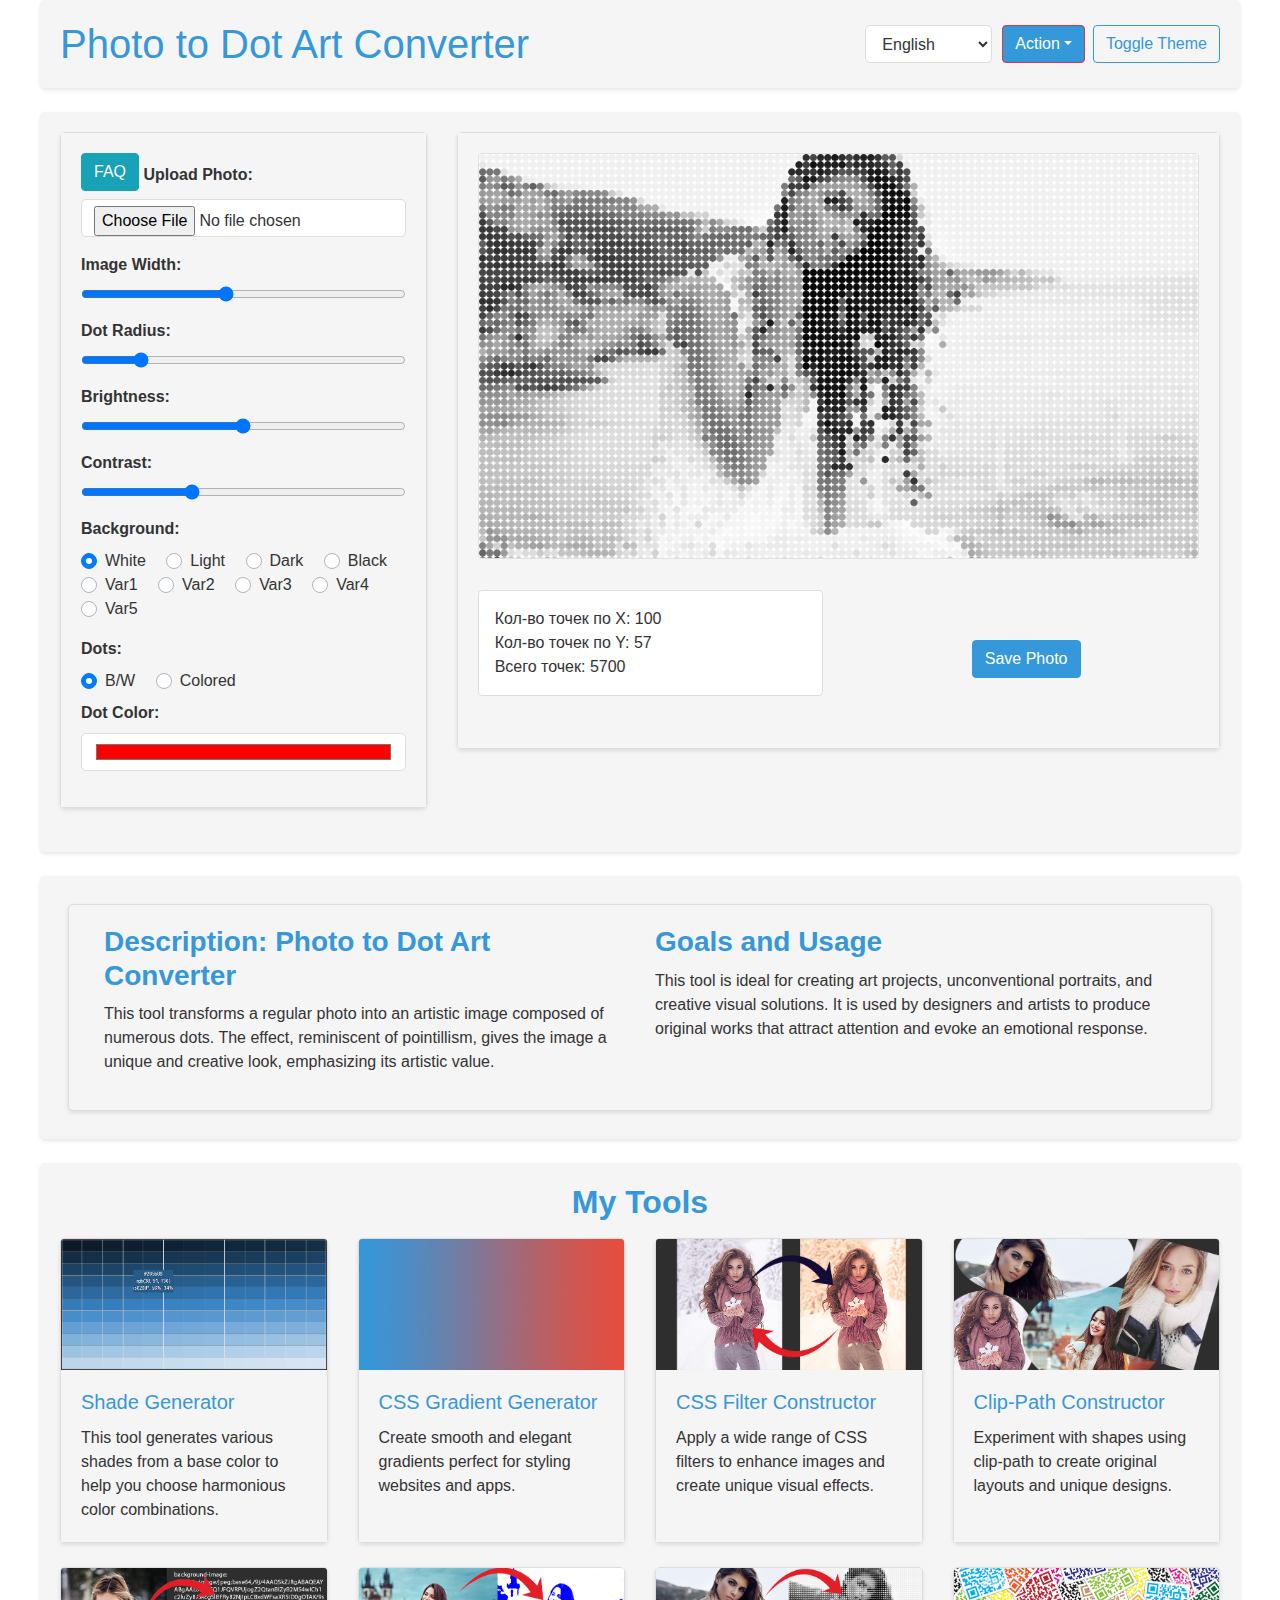
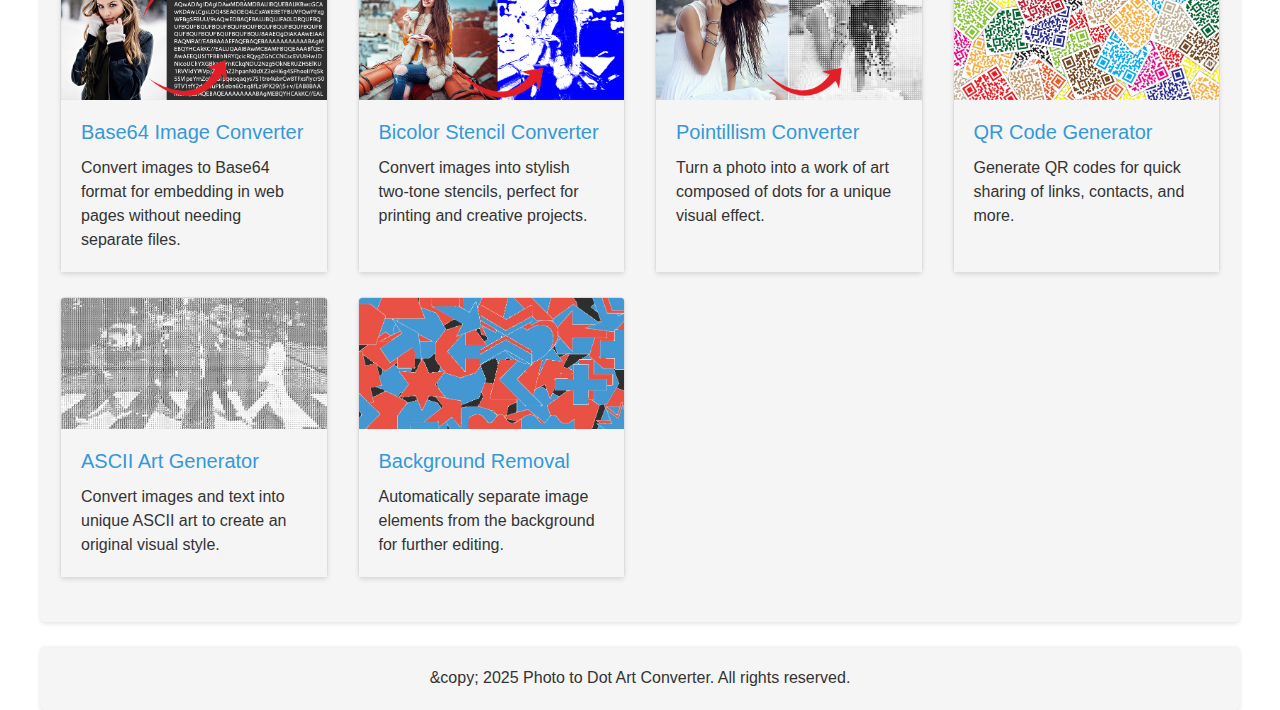
<file: points/points.html>
<!DOCTYPE html>
<html lang="ru">
  <head>
    <meta charset="UTF-8" />
    <meta name="viewport" content="width=device-width, initial-scale=1" />
    <!-- Класс для перевода заголовка страницы -->
    <title class="lang-title">Конвертер фотографии в рисунок точками</title>
    <!-- Bootstrap CSS -->
    <link
      rel="stylesheet"
      href="https://stackpath.bootstrapcdn.com/bootstrap/4.5.2/css/bootstrap.min.css"
    />
    <!-- Пользовательский CSS -->
    <link rel="stylesheet" href="points.css" />
  </head>
  <body>
    <!-- Шапка (без действия) -->
    <header class="mb-4 no-act">
      <div class="container d-flex justify-content-between align-items-center">
        <h1 class="mb-0 lang-noActTitle">
          Конвертер фотографии в рисунок точками
        </h1>
        <!-- Кнопка переключения темы -->
        <button class="btn btn-outline-primary lang-toggleThemeNoAct">
          Сменить тему
        </button>
      </div>
    </header>
    <!-- Основная шапка с навигацией -->
    <header class="container mb-4">
      <div class="d-flex align-items-center" id="headerContent">
        <div id="headerTitle">
          <h1 class="header-text mb-0 lang-headerText">Веб-инструменты</h1>
        </div>
        <div id="headerControls" class="ml-auto d-flex align-items-center">
          <select
            id="langSwitcher"
            class="form-control lang-langSwitcher"
            style="width: auto; margin-right: 10px"
          >
            <option value="en">English</option>
            <option value="ru" selected>Русский</option>
            <option value="de">Deutsch</option>
            <option value="it">Italiano</option>
            <option value="tr">Türkçe</option>
            <option value="es">Español</option>
            <option value="pl">Polski</option>
            <option value="fr">Français</option>
            <option value="uk">Українська</option>
          </select>

          <div class="btn-group">
            <button
              type="button"
              class="btn btn-danger dropdown-toggle btn-group-col lang-action"
              data-toggle="dropdown"
              aria-haspopup="true"
              aria-expanded="false"
            >
              Действие
            </button>
            <div class="dropdown-menu dropdown-menu-center">
              <a class="dropdown-item lang-home" href="../index/index.html"
                >Главная</a
              >
              <div class="dropdown-divider"></div>
              <a
                class="dropdown-item lang-colorGenerator"
                href="../color/color.html"
                >Генератор оттенков</a
              >
              <a
                class="dropdown-item lang-cssGradientGenerator"
                href="../gradient/gradient.html"
                >Генератор CSS-градиентов</a
              >
              <a
                class="dropdown-item lang-filterConstructor"
                href="../filter/filter.html"
                >Конструктор CSS-фильтров</a
              >
              <a
                class="dropdown-item lang-clipPathConstructor"
                href="../clip-path/clip-path.html"
                >Конструктор Clip-Path</a
              >
              <a
                class="dropdown-item lang-base64Converter"
                href="../base64/base64.html"
                >Конвертер изображений в Base64</a
              >
              <a
                class="dropdown-item lang-stencilConverter"
                href="../color-2-stencil/color-2-stencil.html"
                >Конвертер в двухцветный трафарет</a
              >
              <a
                class="dropdown-item lang-pointConverter"
                href="../points/points.html"
                >Конвертер фотографии в рисунок точками</a
              >
              <a
                class="dropdown-item lang-qrCodeGenerator"
                href="../QR‑Code/QR‑Code.html"
                >Генератор QR-кода</a
              >
              <a
                class="dropdown-item lang-asciiGenerator"
                href="../ASCII/ASCII.html"
                >Генератор ASCII-арта</a
              >
              <a
                class="dropdown-item lang-backgroundRemoval"
                href="../remove-bg/remove-bg.html"
                >Выделение объектов из фона</a
              >
              <div class="dropdown-divider"></div>
              <a class="dropdown-item lang-separatedLink" href="#"
                >Отделенная ссылка</a
              >
            </div>
          </div>

          <button
            id="themeToggle"
            class="btn btn-outline-primary ml-2 lang-toggleTheme"
          >
            Сменить тему
          </button>
        </div>
      </div>
    </header>
    <!-- Основной контент -->
    <main class="container">
      <div class="row">
        <!-- Левая панель управления -->
        <div class="col-md-4 mb-4">
          <div class="card shadow-sm">
            <div class="card-body">
              <!-- Загрузка изображения -->
              <div class="mb-3">
                <button id="faqBtn" class="btn mb-2 btn-info lang-faqButton">
                  FAQ
                </button>
                <label
                  for="uploadImage"
                  class="font-weight-bold lang-uploadPhotoLabel"
                  >Загрузить фото:</label
                >
                <input
                  type="file"
                  id="uploadImage"
                  class="form-control lang-uploadPhotoInput"
                  accept="image/*"
                />
              </div>
              <!-- Настройки изображения -->
              <div class="mb-3">
                <label
                  for="widthRange"
                  class="font-weight-bold lang-widthLabel"
                >
                  Ширина изображения:
                  <span id="widthValue" class="lang-widthValue">1000</span> px
                </label>
                <input
                  type="range"
                  id="widthRange"
                  class="form-control-range lang-widthRange"
                  min="200"
                  max="2000"
                  value="1000"
                />
              </div>
              <div class="mb-3">
                <label
                  for="dotRadiusRange"
                  class="font-weight-bold lang-dotRadiusLabel"
                >
                  Радиус точек:
                  <span id="dotRadiusValue" class="lang-dotRadiusValue">5</span>
                  px
                </label>
                <input
                  type="range"
                  id="dotRadiusRange"
                  class="form-control-range lang-dotRadiusRange"
                  min="2"
                  max="20"
                  value="5"
                />
              </div>
              <div class="mb-3">
                <label
                  for="brightnessRange"
                  class="font-weight-bold lang-brightnessLabel"
                >
                  Яркость:
                  <span id="brightnessValue" class="lang-brightnessValue"
                    >1</span
                  >
                </label>
                <input
                  type="range"
                  id="brightnessRange"
                  class="form-control-range lang-brightnessRange"
                  min="0"
                  max="2"
                  step="0.01"
                  value="1"
                />
              </div>
              <div class="mb-3">
                <label
                  for="contrastRange"
                  class="font-weight-bold lang-contrastLabel"
                >
                  Контраст:
                  <span id="contrastValue" class="lang-contrastValue">1</span>
                </label>
                <input
                  type="range"
                  id="contrastRange"
                  class="form-control-range lang-contrastRange"
                  min="0"
                  max="3"
                  step="0.01"
                  value="1"
                />
              </div>
              <!-- Фон изображения -->
              <div class="mb-3">
                <label class="font-weight-bold lang-backgroundLabel"
                  >Фон:</label
                >
                <div class="background-group">
                  <div
                    class="custom-control custom-radio custom-control-inline"
                  >
                    <input
                      type="radio"
                      id="bgWhite"
                      name="bgColor"
                      class="custom-control-input lang-bgWhite"
                      value="white"
                      checked
                    />
                    <label
                      class="custom-control-label lang-bgWhiteLabel"
                      for="bgWhite"
                      >Белый</label
                    >
                  </div>
                  <div
                    class="custom-control custom-radio custom-control-inline"
                  >
                    <input
                      type="radio"
                      id="bgLight"
                      name="bgColor"
                      class="custom-control-input lang-bgLight"
                      value="light"
                    />
                    <label
                      class="custom-control-label lang-bgLightLabel"
                      for="bgLight"
                      >Светлый</label
                    >
                  </div>
                  <div
                    class="custom-control custom-radio custom-control-inline"
                  >
                    <input
                      type="radio"
                      id="bgDark"
                      name="bgColor"
                      class="custom-control-input lang-bgDark"
                      value="dark"
                    />
                    <label
                      class="custom-control-label lang-bgDarkLabel"
                      for="bgDark"
                      >Тёмный</label
                    >
                  </div>
                  <div
                    class="custom-control custom-radio custom-control-inline"
                  >
                    <input
                      type="radio"
                      id="bgBlack"
                      name="bgColor"
                      class="custom-control-input lang-bgBlack"
                      value="black"
                    />
                    <label
                      class="custom-control-label lang-bgBlackLabel"
                      for="bgBlack"
                      >Чёрный</label
                    >
                  </div>
                  <!-- Дополнительные варианты фона -->
                  <div
                    class="custom-control custom-radio custom-control-inline"
                  >
                    <input
                      type="radio"
                      id="bgVar1"
                      name="bgColor"
                      class="custom-control-input lang-bgVar1"
                      value="var1"
                    />
                    <label
                      class="custom-control-label lang-bgVar1Label"
                      for="bgVar1"
                      >Var1</label
                    >
                  </div>
                  <div
                    class="custom-control custom-radio custom-control-inline"
                  >
                    <input
                      type="radio"
                      id="bgVar2"
                      name="bgColor"
                      class="custom-control-input lang-bgVar2"
                      value="var2"
                    />
                    <label
                      class="custom-control-label lang-bgVar2Label"
                      for="bgVar2"
                      >Var2</label
                    >
                  </div>
                  <div
                    class="custom-control custom-radio custom-control-inline"
                  >
                    <input
                      type="radio"
                      id="bgVar3"
                      name="bgColor"
                      class="custom-control-input lang-bgVar3"
                      value="var3"
                    />
                    <label
                      class="custom-control-label lang-bgVar3Label"
                      for="bgVar3"
                      >Var3</label
                    >
                  </div>
                  <div
                    class="custom-control custom-radio custom-control-inline"
                  >
                    <input
                      type="radio"
                      id="bgVar4"
                      name="bgColor"
                      class="custom-control-input lang-bgVar4"
                      value="var4"
                    />
                    <label
                      class="custom-control-label lang-bgVar4Label"
                      for="bgVar4"
                      >Var4</label
                    >
                  </div>
                  <div
                    class="custom-control custom-radio custom-control-inline"
                  >
                    <input
                      type="radio"
                      id="bgVar5"
                      name="bgColor"
                      class="custom-control-input lang-bgVar5"
                      value="var5"
                    />
                    <label
                      class="custom-control-label lang-bgVar5Label"
                      for="bgVar5"
                      >Var5</label
                    >
                  </div>
                </div>
              </div>
              <!-- Выбор режима точек -->
              <div class="mb-3">
                <label class="font-weight-bold lang-dotsLabel">Точки:</label>
                <div class="radio-group">
                  <div
                    class="custom-control custom-radio custom-control-inline"
                  >
                    <input
                      type="radio"
                      id="dotsBW"
                      name="dotsMode"
                      class="custom-control-input lang-dotsBW"
                      value="bw"
                      checked
                    />
                    <label
                      class="custom-control-label lang-dotsBWLabel"
                      for="dotsBW"
                      >Ч/Б</label
                    >
                  </div>
                  <div
                    class="custom-control custom-radio custom-control-inline"
                  >
                    <input
                      type="radio"
                      id="dotsColor"
                      name="dotsMode"
                      class="custom-control-input lang-dotsColor"
                      value="color"
                    />
                    <label
                      class="custom-control-label lang-dotsColorLabel"
                      for="dotsColor"
                      >Цветные</label
                    >
                  </div>
                </div>
                <div class="mt-2">
                  <label
                    for="dotColor"
                    class="font-weight-bold lang-dotColorLabel"
                    >Цвет точек:</label
                  >
                  <input
                    type="color"
                    id="dotColor"
                    class="form-control lang-dotColorInput"
                    value="#ff0000"
                  />
                </div>
              </div>
            </div>
          </div>
        </div>

        <!-- Правая панель: предпросмотр и информация -->
        <div class="col-md-8 mb-4">
          <div class="card shadow-sm">
            <div class="card-body">
              <!-- Предпросмотр изображения/рисунка -->
              <div class="preview mb-4 text-center lang-previewTitle">
                <img
                  src="../img/maxresdefault.jpg"
                  alt="Исходное изображение"
                  class="lang-previewImage"
                />
                <canvas
                  id="resultCanvas"
                  class="img-fluid border rounded lang-resultCanvas"
                ></canvas>
              </div>
              <!-- Информация о точках и CSS-фильтр -->
              <div class="row">
                <div class="col-md-6 mb-3">
                  <div class="info-text p-3 rounded lang-infoText">
                    Кол-во точек по X:
                    <span id="dotsX" class="lang-dotsX">0</span><br />
                    Кол-во точек по Y:
                    <span id="dotsY" class="lang-dotsY">0</span><br />
                    Всего точек:
                    <span id="dotsTotal" class="lang-dotsTotal">0</span>
                  </div>
                  <div class="form-group">
                    <textarea
                      id="cssFilterCode"
                      class="form-control no-act lang-cssFilterCode"
                      readonly
                    ></textarea>
                  </div>
                </div>
                <div
                  class="col-md-6 d-flex align-items-center justify-content-center"
                >
                  <button
                    id="saveImageBtn"
                    class="btn btn-primary lang-saveImageBtn"
                  >
                    Сохранить фото
                  </button>
                </div>
              </div>
            </div>
          </div>
        </div>
      </div>
      <!-- Конец ряда -->
    </main>
    <!-- Блок описания -->
    <div class="container my-4">
      <div class="row description-block m-2">
        <!-- Левая колонка -->
        <div class="col-md-6">
          <h3 class="description-title lang-descriptionTitle">
            Описание: Конвертер фотографии в рисунок точками
          </h3>
          <p class="description-text lang-descriptionText">
            Этот инструмент превращает обычную фотографию в художественное
            изображение, составленное из множества точек. Эффект, напоминающий
            точечную графику, придает изображению уникальный и креативный вид,
            подчеркивая его художественную ценность.
          </p>
        </div>
        <!-- Правая колонка -->
        <div class="col-md-6">
          <h3 class="description-title lang-goalsTitle">Цели и применение</h3>
          <p class="description-text lang-goalsText">
            Инструмент идеально подходит для создания арт-проектов,
            нестандартных портретов и креативных визуальных решений. Его
            используют дизайнеры и художники для создания оригинальных работ,
            способных привлечь внимание и вызвать эмоциональный отклик.
          </p>
        </div>
      </div>
    </div>
    <!-- Блок описания -->

    <div class="container my-4">
      <h2 class="text-center top-text mb-3 lang-toolsTitle">Мои инструменты</h2>
      <div class="row">
        <!-- Генератор оттенков -->
        <div class="col-md-6 col-lg-3 mb-4">
          <a
            href="../color/color.html"
            style="text-decoration: none; color: inherit"
          >
            <div class="card h-100">
              <img
                src="../img/img_wb/image.png"
                class="card-img-top"
                alt="Генератор оттенков"
              />
              <div class="card-body">
                <h5 class="card-title lang-tool1Title">Генератор оттенков</h5>
                <p class="card-text lang-tool1Text">
                  Этот инструмент позволяет генерировать разнообразные оттенки
                  исходного цвета, что помогает подобрать гармоничные сочетания
                  для ваших проектов.
                </p>
              </div>
            </div>
          </a>
        </div>
        <!-- Генератор CSS-градиентов -->
        <div class="col-md-6 col-lg-3 mb-4">
          <a
            href="../gradient/gradient.html"
            style="text-decoration: none; color: inherit"
          >
            <div class="card h-100">
              <img
                src="../img/img_wb/Без имени-1.jpg"
                class="card-img-top"
                alt="Генератор CSS-градиентов"
              />
              <div class="card-body">
                <h5 class="card-title lang-tool2Title">
                  Генератор CSS-градиентов
                </h5>
                <p class="card-text lang-tool2Text">
                  Создавайте плавные и элегантные градиенты, идеально подходящие
                  для оформления сайтов и приложений, придавая им современный
                  вид.
                </p>
              </div>
            </div>
          </a>
        </div>
        <!-- Конструктор CSS-фильтров -->
        <div class="col-md-6 col-lg-3 mb-4">
          <a
            href="../filter/filter.html"
            style="text-decoration: none; color: inherit"
          >
            <div class="card h-100">
              <img
                src="../img/img_wb/Без имени-2.jpg"
                class="card-img-top"
                alt="Конструктор CSS-фильтров"
              />
              <div class="card-body">
                <h5 class="card-title lang-tool3Title">
                  Конструктор CSS-фильтров
                </h5>
                <p class="card-text lang-tool3Text">
                  Применяйте широкий спектр CSS-фильтров для улучшения
                  изображений и создания уникальных визуальных эффектов.
                </p>
              </div>
            </div>
          </a>
        </div>
        <!-- Конструктор Clip-Path -->
        <div class="col-md-6 col-lg-3 mb-4">
          <a
            href="../clip-path/clip-path.html"
            style="text-decoration: none; color: inherit"
          >
            <div class="card h-100">
              <img
                src="../img/img_wb/Без имени-3.jpg"
                class="card-img-top"
                alt="Конструктор Clip-Path"
              />
              <div class="card-body">
                <h5 class="card-title lang-tool4Title">
                  Конструктор Clip-Path
                </h5>
                <p class="card-text lang-tool4Text">
                  Экспериментируйте с формами с помощью clip-path, создавая
                  оригинальные макеты и нестандартные дизайнерские решения.
                </p>
              </div>
            </div>
          </a>
        </div>
        <!-- Конвертер изображений в Base64 -->
        <div class="col-md-6 col-lg-3 mb-4">
          <a
            href="../base64/base64.html"
            style="text-decoration: none; color: inherit"
          >
            <div class="card h-100">
              <img
                src="../img/img_wb/Без имени-4.jpg"
                class="card-img-top"
                alt="Конвертер изображений в Base64"
              />
              <div class="card-body">
                <h5 class="card-title lang-tool5Title">
                  Конвертер изображений в Base64
                </h5>
                <p class="card-text lang-tool5Text">
                  Преобразуйте изображения в формат Base64, что упрощает их
                  внедрение в веб-страницы без необходимости использования
                  отдельных файлов.
                </p>
              </div>
            </div>
          </a>
        </div>
        <!-- Конвертер в двухцветный трафарет -->
        <div class="col-md-6 col-lg-3 mb-4">
          <a
            href="../color-2-stencil/color-2-stencil.html"
            style="text-decoration: none; color: inherit"
          >
            <div class="card h-100">
              <img
                src="../img/img_wb/Без имени-5.jpg"
                class="card-img-top"
                alt="Конвертер в двухцветный трафарет"
              />
              <div class="card-body">
                <h5 class="card-title lang-tool6Title">
                  Конвертер в двухцветный трафарет
                </h5>
                <p class="card-text lang-tool6Text">
                  Преобразуйте изображения в стильные двухцветные трафареты,
                  идеально подходящие для печати и создания оригинальных
                  дизайнерских проектов.
                </p>
              </div>
            </div>
          </a>
        </div>
        <!-- Конвертер фотографии в рисунок точками -->
        <div class="col-md-6 col-lg-3 mb-4">
          <a
            href="../points/points.html"
            style="text-decoration: none; color: inherit"
          >
            <div class="card h-100">
              <img
                src="../img/img_wb/Без имени-6.jpg"
                class="card-img-top"
                alt="Конвертер фотографии в рисунок точками"
              />
              <div class="card-body">
                <h5 class="card-title lang-tool7Title">
                  Конвертер фотографии в рисунок точками
                </h5>
                <p class="card-text lang-tool7Text">
                  Превратите фотографию в произведение искусства, составленное
                  из множества точек, для создания уникального визуального
                  эффекта.
                </p>
              </div>
            </div>
          </a>
        </div>
        <!-- Генератор QR-кода -->
        <div class="col-md-6 col-lg-3 mb-4">
          <a
            href="../QR‑Code/QR‑Code.html"
            style="text-decoration: none; color: inherit"
          >
            <div class="card h-100">
              <img
                src="../img/img_wb/Без имени-7.jpg"
                class="card-img-top"
                alt="Генератор QR-кода"
              />
              <div class="card-body">
                <h5 class="card-title lang-tool8Title">Генератор QR-кода</h5>
                <p class="card-text lang-tool8Text">
                  Создавайте QR-коды для быстрого обмена ссылками, контактами и
                  другой важной информацией.
                </p>
              </div>
            </div>
          </a>
        </div>
        <!-- Генератор ASCII-арта -->
        <div class="col-md-6 col-lg-3 mb-4">
          <a
            href="../ASCII/ASCII.html"
            style="text-decoration: none; color: inherit"
          >
            <div class="card h-100">
              <img
                src="../img/img_wb/Без имени-8.jpg"
                class="card-img-top"
                alt="Генератор ASCII-арта"
              />
              <div class="card-body">
                <h5 class="card-title lang-tool9Title">Генератор ASCII-арта</h5>
                <p class="card-text lang-tool9Text">
                  Преобразуйте изображения и текст в уникальное ASCII-искусство
                  для создания оригинального визуального стиля.
                </p>
              </div>
            </div>
          </a>
        </div>
        <!-- Выделение объектов из фона -->
        <div class="col-md-6 col-lg-3 mb-4">
          <a
            href="../remove-bg/remove-bg.html"
            style="text-decoration: none; color: inherit"
          >
            <div class="card h-100">
              <img
                src="../img/img_wb/Без имени-9.jpg"
                class="card-img-top"
                alt="Выделение объектов из фона"
              />
              <div class="card-body">
                <h5 class="card-title lang-tool10Title">
                  Выделение объектов из фона
                </h5>
                <p class="card-text lang-tool10Text">
                  Автоматически разделите изображение со стикерами, удалите фон
                  и сохраните каждый элемент как отдельное изображение для
                  дальнейшей работы.
                </p>
              </div>
            </div>
          </a>
        </div>
      </div>
    </div>

    <!-- FAQ Modal для Конвертера фотографии в рисунок точками -->
    <div
      class="modal fade"
      id="faqModal"
      tabindex="-1"
      role="dialog"
      aria-labelledby="faqModalLabel"
      aria-hidden="true"
    >
      <div class="modal-dialog modal-lg" role="document">
        <div class="modal-content">
          <div class="modal-header">
            <h5 class="modal-title lang-faqModalTitle" id="faqModalLabel">
              FAQ - Конвертер фотографии в рисунок точками
            </h5>
            <button
              type="button"
              class="close"
              data-dismiss="modal"
              aria-label="Закрыть"
            >
              <span aria-hidden="true">&times;</span>
            </button>
          </div>
          <div class="modal-body lang-faqModalBodyText">
            <p>
              Этот инструмент преобразует фотографию в рисунок, составленный из
              множества точек.
            </p>
            <ul>
              <li>
                <strong class="lang-faqItem1Question"
                  >Что такое рисунок точками?</strong
                >
                <span class="lang-faqItem1Answer">
                  Это техника, при которой изображение формируется из маленьких
                  точек, создающих общую картину.
                </span>
              </li>
              <li>
                <strong class="lang-faqItem2Question"
                  >Как настраиваются параметры?</strong
                >
                <span class="lang-faqItem2Answer">
                  Вы можете изменять ширину, радиус точек, яркость и контраст
                  для достижения нужного эффекта.
                </span>
              </li>
              <li>
                <strong class="lang-faqItem3Question"
                  >Можно ли регулировать плотность точек?</strong
                >
                <span class="lang-faqItem3Answer">
                  Да, используйте соответствующие ползунки для изменения
                  плотности и размера точек.
                </span>
              </li>
              <li>
                <strong class="lang-faqItem4Question"
                  >Как сохранить результат?</strong
                >
                <span class="lang-faqItem4Answer">
                  После обработки изображение можно сохранить в выбранном
                  формате.
                </span>
              </li>
            </ul>
          </div>
          <div class="modal-footer">
            <button
              type="button"
              class="btn btn-secondary lang-closeButton"
              data-dismiss="modal"
            >
              Закрыть
            </button>
          </div>
        </div>
      </div>
    </div>

    <!-- Подвал -->
    <footer class="mt-4">
      <div class="container text-center">
        <p class="mb-0 lang-footerText">
          &copy; 2025 Генератор CSS-градиентов. Все права защищены.
        </p>
      </div>
    </footer>

    <!-- Bootstrap JS и зависимости -->
    <script src="https://code.jquery.com/jquery-3.5.1.slim.min.js"></script>
    <script src="https://cdn.jsdelivr.net/npm/popper.js@1.16.1/dist/umd/popper.min.js"></script>
    <script src="https://stackpath.bootstrapcdn.com/bootstrap/4.5.2/js/bootstrap.min.js"></script>
    <!-- Пользовательский JS -->
    <script src="points.js"></script>
    <script>
      // Функция для определения системного языка
      function detectSystemLanguage() {
        const lang = navigator.language || navigator.userLanguage;
        const lowerLang = lang.toLowerCase();
        if (lowerLang.startsWith("ru")) {
          return "ru";
        } else if (lowerLang.startsWith("de")) {
          return "de";
        } else if (lowerLang.startsWith("it")) {
          return "it";
        } else if (lowerLang.startsWith("tr")) {
          return "tr";
        } else if (lowerLang.startsWith("es")) {
          return "es";
        } else if (lowerLang.startsWith("pl")) {
          return "pl";
        } else if (lowerLang.startsWith("fr")) {
          return "fr";
        } else if (lowerLang.startsWith("uk") || lowerLang.startsWith("ukr")) {
          return "uk";
        } else {
          return "en";
        }
      }

      // Получаем выбранный язык из localStorage или определяем по умолчанию
      let currentLang = localStorage.getItem("lang") || detectSystemLanguage();
      localStorage.setItem("lang", currentLang);

      // Устанавливаем значение переключателя языка (если их несколько)
      const langSwitchers = document.querySelectorAll(
        "#langSwitcher, #langSwitcherBottom"
      );
      langSwitchers.forEach((switcher) => {
        switcher.value = currentLang;
        switcher.addEventListener("change", function () {
          localStorage.setItem("lang", this.value);
          currentLang = this.value;
          applyTranslations(this.value);
          // Обновляем все переключатели
          langSwitchers.forEach((s) => (s.value = this.value));
        });
      });

      // Функция для применения переводов из JSON ко всем элементам по классам
      function applyTranslations(lang) {
        fetch("../lang.json")
          .then((response) => response.json())
          .then((data) => {
            // Ожидается, что переводы для данной страницы находятся в объекте "Color"
            const translations = data[currentLang].Points; // <-- Правильная секция для градиентов

            Object.keys(translations).forEach((key) => {
              const elements = document.querySelectorAll(".lang-" + key);
              elements.forEach((el) => {
                if (el.hasAttribute("placeholder")) {
                  el.setAttribute("placeholder", translations[key]);
                } else {
                  el.textContent = translations[key];
                }
              });
            });
          })
          .catch((error) => {
            console.error("Ошибка загрузки переводов:", error);
          });
      }

      // Применяем переводы при загрузке страницы
      document.addEventListener("DOMContentLoaded", function () {
        applyTranslations(currentLang);
      });
    </script>
  </body>
</html>
</file>
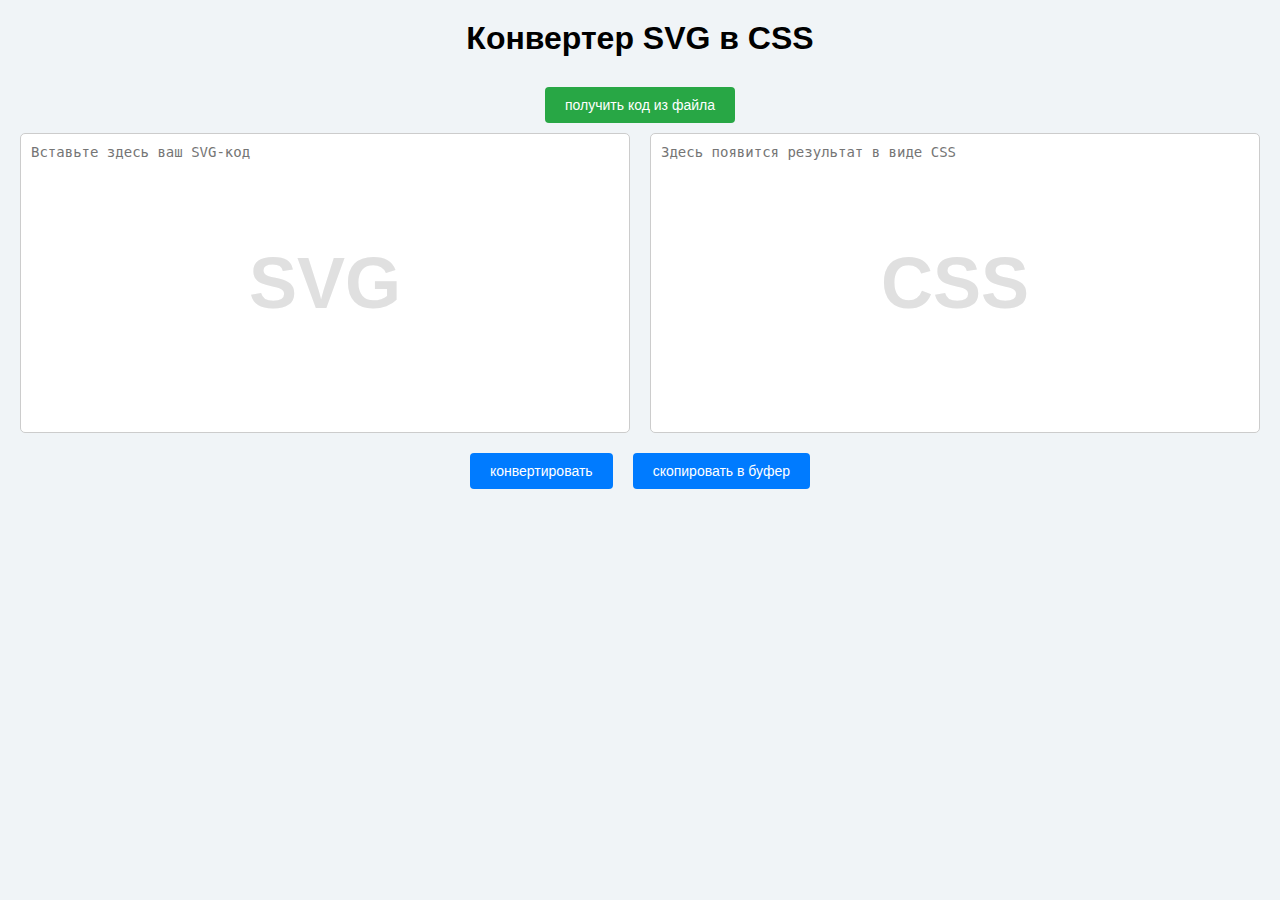
<file: svg-css/svg-css.html>
<!DOCTYPE html>
<html lang="ru">
  <head>
    <meta charset="UTF-8" />
    <title>Конвертер SVG в CSS</title>
    <style>
      /* Сброс некоторых отступов */
      * {
        margin: 0;
        padding: 0;
        box-sizing: border-box;
      }

      body {
        font-family: Arial, sans-serif;
        background: #f0f4f7;
        padding: 20px;
      }

      h1 {
        text-align: center;
        margin-bottom: 20px;
      }

      .container {
        display: flex;
        justify-content: space-between;
        align-items: flex-start;
        gap: 20px;
        margin-bottom: 20px;
      }

      /* Левая и правая панели */
      .panel {
        position: relative;
        width: 50%;
        min-height: 300px;
        background: #fff;
        border: 1px solid #ccc;
        border-radius: 5px;
        overflow: hidden;
      }

      /* Задний текст (SVG / CSS), чтобы выглядело как на скриншоте */
      .panel::before {
        content: attr(data-label); /* возьмём текст из data-атрибута */
        position: absolute;
        top: 50%;
        left: 50%;
        transform: translate(-50%, -50%);
        color: #e0e0e0;
        font-size: 72px;
        font-weight: bold;
        pointer-events: none; /* чтобы не мешать кликам */
      }

      /* Текстовое поле занимает всю панель */
      .panel textarea {
        width: 100%;
        height: 100%;
        border: none;
        outline: none;
        resize: none;
        font-size: 14px;
        padding: 10px;
        background-color: transparent;
        /* Прозрачный фон, чтобы видно было надпись сзади */
      }

      /* Контейнер для кнопок */
      .buttons {
        display: flex;
        justify-content: center;
        gap: 20px;
      }

      /* Стили кнопок */
      button {
        padding: 10px 20px;
        border: none;
        border-radius: 4px;
        background-color: #007bff;
        color: #fff;
        cursor: pointer;
        font-size: 14px;
        transition: background-color 0.3s;
      }

      button:hover {
        background-color: #0056b3;
      }

      /* Инпут файла скрыт, но его label виден как кнопка */
      .file-input-wrapper {
        margin-bottom: 10px;
        text-align: center;
      }
      .file-input-wrapper input[type="file"] {
        display: none;
      }
      .file-input-wrapper label {
        display: inline-block;
        margin-top: 10px;
        padding: 10px 20px;
        border: none;
        border-radius: 4px;
        background-color: #28a745;
        color: #fff;
        cursor: pointer;
        font-size: 14px;
        transition: background-color 0.3s;
      }
      .file-input-wrapper label:hover {
        background-color: #1e7e34;
      }
    </style>
  </head>
  <body>
    <h1>Конвертер SVG в CSS</h1>

    <!-- Кнопка для загрузки файла -->
    <div class="file-input-wrapper">
      <input type="file" id="svgFile" accept=".svg" />
      <label for="svgFile">получить код из файла</label>
    </div>

    <!-- Две панели: левая (SVG), правая (CSS) -->
    <div class="container">
      <div class="panel" data-label="SVG">
        <textarea
          id="svgInput"
          placeholder="Вставьте здесь ваш SVG-код"
        ></textarea>
      </div>
      <div class="panel" data-label="CSS">
        <textarea
          id="cssOutput"
          placeholder="Здесь появится результат в виде CSS"
        ></textarea>
      </div>
    </div>

    <!-- Кнопки для конвертации и копирования -->
    <div class="buttons">
      <button id="convertBtn">конвертировать</button>
      <button id="copyBtn">скопировать в буфер</button>
    </div>

    <script>
      // Получаем ссылки на элементы
      const fileInput = document.getElementById("svgFile");
      const svgInput = document.getElementById("svgInput");
      const cssOutput = document.getElementById("cssOutput");
      const convertBtn = document.getElementById("convertBtn");
      const copyBtn = document.getElementById("copyBtn");

      // Чтение SVG из загружаемого файла
      fileInput.addEventListener("change", function () {
        const file = this.files[0];
        if (!file) return;

        const reader = new FileReader();
        reader.onload = function (e) {
          svgInput.value = e.target.result;
        };
        reader.readAsText(file);
      });

      // Функция конвертации SVG в CSS (data URI)
      function convertSvgToCss(svgCode) {
        // Очищаем возможные переводы строк
        // (хотя можно и не убирать, браузер сам справится)
        const svgCleaned = svgCode
          .replace(/\r?\n|\r/g, "") // убираем переводы строк
          .replace(/"/g, "'") // заменяем двойные кавычки на одинарные
          .trim();

        // Кодируем в base64
        // Сначала делаем URI-энкод, потом btoa
        // или используем window.btoa напрямую
        const encoded = btoa(unescape(encodeURIComponent(svgCleaned)));

        // Формируем CSS
        return `background-image: url("data:image/svg+xml;base64,${encoded}");`;
      }

      // Обработка нажатия «конвертировать»
      convertBtn.addEventListener("click", function () {
        const svgCode = svgInput.value.trim();
        if (!svgCode) {
          alert("Пожалуйста, введите или загрузите SVG-код!");
          return;
        }

        const cssCode = convertSvgToCss(svgCode);
        cssOutput.value = cssCode;
      });

      // Копирование результата в буфер
      copyBtn.addEventListener("click", function () {
        if (!cssOutput.value) {
          alert("Сначала нужно что-нибудь сконвертировать!");
          return;
        }
        cssOutput.select();
        document.execCommand("copy");
        alert("Скопировано в буфер обмена!");
      });
    </script>
  </body>
</html>
</file>
<file: index/index.css>
/* styles.css */

/* Определение переменных для светлой темы */
:root {
  --bg-color: #ffffff;
  --container-bg: #f8f9fa;
  --header-bg: #f8f9fa;
  --footer-bg: #f8f9fa;
  --text-color: #333333;
  --primary-color: #3498db;
  --accent-color: #2980b9;
  --card-bg: #ffffff;
  --card-border: #dddddd;
  --btn-outline-color: #3498db;
  --btn-outline-hover-bg: #2980b9;
  --btn-outline-hover-color: #ffffff;
  --border-radius: 5px; /* Скругление углов */
  --box-shadow: 0 2px 4px rgba(0, 0, 0, 0.1);
}

/* Определение переменных для тёмной темы */
body.dark-theme {
  --bg-color: #121212;
  --container-bg: #1e1e1e;
  --header-bg: #1e1e1e;
  --footer-bg: #1e1e1e;
  --text-color: #e0e0e0;
  --primary-color: #e74c3c;
  --accent-color: #c0392b;
  --card-bg: #1e1e1e;
  --card-border: #444444;
  --btn-outline-color: #e74c3c;
  --btn-outline-hover-bg: #c0392b;
  --btn-outline-hover-color: #ffffff;
}

/* Глобальные стили */
body {
  background-color: var(--bg-color);
  color: var(--text-color);
  font-family: "Arial", sans-serif;
  transition: background-color 0.3s ease, color 0.3s ease;
  margin: 0;
  padding: 0;
}

/* Стили Header */
header {
  background-color: var(--header-bg);
  padding: 20px 0;
  border-bottom: 1px solid var(--card-border);
  transition: background-color 0.3s ease;
}

.header-text {
  font-size: 24px;
  font-weight: bold;
  color: var(--primary-color);
  margin: 0;
}

/* Стили навигации */
nav ul.nav {
  list-style: none;
  padding: 0;
  margin: 0;
}
nav ul.nav li.nav-item {
  display: inline-block;
  margin-left: 20px;
}
nav ul.nav li.nav-item a.nav-link {
  color: var(--text-color);
  text-decoration: none;
  font-size: 16px;
  transition: color 0.3s ease;
}
nav ul.nav li.nav-item a.nav-link:hover {
  color: var(--primary-color);
}

/* Стили Hero Section */
.jumbotron {
  background-color: var(--card-bg);
  border-radius: 10px;
  padding: 40px;
  box-shadow: 0 2px 4px rgba(0, 0, 0, 0.1);
  margin-bottom: 40px;
  text-align: center;
  transition: background-color 0.3s ease;
}
.jumbotron h2 {
  font-size: 36px;
  margin-bottom: 20px;
  color: var(--primary-color);
}
.jumbotron p.lead {
  font-size: 18px;
}

/* Стили карточек (Cards) */
.card {
  background-color: var(--card-bg);
  border: 1px solid var(--card-border);
  border-radius: 8px;
  box-shadow: 0 2px 4px rgba(0, 0, 0, 0.05);
  transition: transform 0.2s, background-color 0.3s ease;
}
.card:hover {
  transform: translateY(-5px);
}

/* Стили изображений карточек */
.card-img-top {
  border-top-left-radius: 8px;
  border-top-right-radius: 8px;
}

/* Стили содержимого карточек */
.card-body {
  padding: 15px;
}
.card-title {
  font-size: 20px;
  color: var(--primary-color);
  margin-bottom: 10px;
}
.card-text {
  font-size: 16px;
}

/* Стили кнопок */
.btn {
  border-radius: 5px;
  font-weight: bold;
  transition: background-color 0.3s ease;
}
.btn-primary {
  background-color: var(--primary-color);
  border: none;
}
.btn-primary:hover {
  background-color: var(--accent-color);
}
.btn-outline-primary {
  color: var(--btn-outline-color);
  border: 1px solid var(--btn-outline-color);
  background-color: transparent;
}
.btn-outline-primary:hover {
  background-color: var(--btn-outline-hover-bg);
  color: var(--btn-outline-hover-color);
}

/* Стили Dropdown */
.dropdown-menu {
  background-color: var(--container-bg) !important;
  border: 1px solid var(--card-border);
}
.dropdown-item {
  color: var(--text-color) !important;
}
.dropdown-item:hover {
  background-color: var(--primary-color) !important;
  color: var(--btn-outline-hover-color) !important;
}

/* Основной контейнер */
.container {
  max-width: 1200px;
  margin: 0 auto;
  background-color: var(--container-bg);
  padding: 20px;
  border-radius: var(--border-radius);
  box-shadow: var(--box-shadow);
}
/* Адаптивные настройки */
@media (max-width: 768px) {
  header,
  footer {
    text-align: center;
  }
  nav ul.nav li.nav-item {
    display: block;
    margin: 10px 0;
  }
}

footer {
  color: var(--text-color);
}
.btn-danger {
  background-color: var(--accent-color) !important;

  color: #fff !important;
  transition: background-color 0.3s ease, border-color 0.3s ease,
    color 0.3s ease;
}

.btn-danger:hover,
.btn-danger:focus {
  background-color: var(--accent-hover) !important;

  color: var(--text-color) !important;
}

.dropdown-menu {
  background-color: var(--container-bg) !important;
}

.dropdown-item {
  color: var(--text-color) !important;
}

.dropdown-item:hover {
  background-color: var(--accent-color) !important;
  color: #fff !important;
}

.description-block {
  margin: 20px 0 20px 0;
  background-color: var(--container-bg);
  padding: 20px;
  border: 1px solid var(--border-color);
  border-radius: var(--border-radius);
  box-shadow: var(--box-shadow);
}

.description-title {
  color: var(--accent-color);
  font-weight: bold;
  margin-bottom: 10px;
}

.description-text {
  font-size: 16px;
}
.minimal-block {
  max-width: 1200px;

  padding: 20px;
}
.text-act {
  color: var(--accent-color);
  font-weight: bold;
}
/* Отключение горизонтального скролла */
body {
  overflow-x: hidden;

  /* Для Firefox: */
  scrollbar-width: thin;
  scrollbar-color: #888 #f1f1f1;
}
/* Состояние для экранов больше 675px – всё в одном ряду */
#headerContent {
  flex-direction: row;
  align-items: center;
}

/* При ширине 675px и меньше – два ряда:
   первый ряд: заголовок,
   второй ряд: элементы управления, выстроенные в один ряд */
@media (max-width: 675px) {
  #headerContent {
    flex-direction: column;
    align-items: flex-start;
  }
  #headerTitle {
    width: 100%;
    margin-bottom: 10px;
  }
  #headerControls {
    width: 100%;
    justify-content: space-between;
  }
}
@media (max-width: 1375px) {
  .dropdown-menu-center {
    top: 50px !important;
    left: 50% !important;
    transform: translateX(-50%) !important;
  }
}
</file>
<file: color-2-stencil/color-2-stencil.css>
/* Определение CSS-переменных для тем */
:root {
  --bg-color: #ffffff; /* Светлая тема: фон страницы */
  --block-bg-color: #f5f5f5; /* Светлая тема: фон блоков/элементов */
  --accent-color: #3498db; /* Светлая тема: акцентный цвет */
  --text-color: #333333; /* Светлая тема: основной текст */
  --border-color: #ddd;
  --border-radius: 5px;
  --box-shadow: 0 2px 4px rgba(0, 0, 0, 0.1);
}

/* Переопределения для тёмной темы */
body.dark-theme {
  --bg-color: #121212; /* Тёмная тема: фон страницы */
  --block-bg-color: #1e1e1e; /* Тёмная тема: фон блоков/элементов */
  --accent-color: #e74c3c; /* Тёмная тема: акцентный цвет */
  --text-color: #e0e0e0;
  --border-color: #444;
}

/* Глобальные стили */
body {
  background-color: var(--bg-color);
  color: var(--text-color);
  font-family: sans-serif;
  padding: 20px;
  transition: background-color 0.3s ease, color 0.3s ease;
}

/* Стили для навигационной панели */
.navbar {
  background-color: var(--block-bg-color) !important;
  border-bottom: 1px solid var(--border-color);
}
.navbar .navbar-brand {
  color: var(--accent-color) !important;
  font-weight: bold;
}
.navbar .btn {
  border-color: var(--accent-color);
  color: var(--accent-color);
}

/* Стили карточек */
.card {
  background-color: var(--block-bg-color);
  border: 1px solid var(--border-color);
  border-radius: var(--border-radius);
  box-shadow: var(--box-shadow);
  transition: background-color 0.3s ease, box-shadow 0.3s ease;
}

/* Стили для элементов форм */
.form-control,
.form-control-file,
.custom-range {
  border-radius: var(--border-radius);
  border: 1px solid var(--border-color);
}

/* Стили для контейнера canvas */
#canvas-container {
  background-color: var(--bg-color);
  border: 2px dashed var(--border-color);
  border-radius: var(--border-radius);
  overflow: hidden;
  width: 800px;
  height: 600px;
}
canvas {
  max-width: 100%;
  max-height: 100%;
}

/* Адаптивность */
@media (max-width: 576px) {
  #canvas-container {
    width: 100%;
    height: auto;
  }
}
/* filter.css */

/* Определение CSS-переменных для светлой темы */
:root {
  --bg-color: #ffffff; /* Фон страницы */
  --container-bg: #f5f5f5; /* Фон контейнеров и блоков */
  --accent-color: #3498db; /* Акцентный цвет */
  --accent-hover: #2980b9; /* Акцентный цвет при наведении */
  --text-color: #333333; /* Основной текст */
  --border-color: #ddd; /* Цвет границ */
  --border-radius: 5px; /* Скругление углов */
  --box-shadow: 0 2px 4px rgba(0, 0, 0, 0.1);
}

/* Переопределения для тёмной темы */
body.dark-theme {
  --bg-color: #121212;
  --container-bg: #1e1e1e;
  --accent-color: #e74c3c;
  --accent-hover: #c0392b;
  --text-color: #e0e0e0;
  --border-color: #444;
}
body {
  transition: background-color 0.3s ease, color 0.3s ease;
}

.container,
.btn,
header,
footer {
  transition: background-color 0.3s ease, color 0.3s ease,
    border-color 0.3s ease, box-shadow 0.3s ease;
}
/* Фиксированный header */

/* Глобальные стили */
body {
  background-color: var(--bg-color);
  color: var(--text-color);
  font-family: Arial, sans-serif;

  transition: background-color 0.3s ease, color 0.3s ease;
}

/* Основной контейнер */
.container {
  max-width: 1200px;
  margin: 0 auto;
  background-color: var(--container-bg);
  padding: 20px;
  border-radius: var(--border-radius);
  box-shadow: var(--box-shadow);
}
.header-text {
  color: var(--accent-color);
}
#themeToggle {
  color: var(--text-color);
  border-color: var(--accent-color);
}
#themeToggle:hover {
  background-color: var(--accent-color);
}
footer {
  color: var(--text-color);
}
.btn-danger {
  background-color: var(--accent-color) !important;

  color: #fff !important;
  transition: background-color 0.3s ease, border-color 0.3s ease,
    color 0.3s ease;
}

.btn-danger:hover,
.btn-danger:focus {
  background-color: var(--accent-hover) !important;

  color: var(--text-color) !important;
}

.dropdown-menu {
  background-color: var(--container-bg) !important;
}

.dropdown-item {
  color: var(--text-color) !important;
}

.dropdown-item:hover {
  background-color: var(--accent-color) !important;
  color: #fff !important;
}

.description-block {
  margin: 20px 0 20px 0;
  background-color: var(--container-bg);
  padding: 20px;
  border: 1px solid var(--border-color);
  border-radius: var(--border-radius);
  box-shadow: var(--box-shadow);
}

.description-title {
  color: var(--accent-color);
  font-weight: bold;
  margin-bottom: 10px;
}

.description-text {
  font-size: 16px;
}

.card {
  background-color: var(--block-bg-color);
  border: 1px solid var(--border-color);
  border-radius: var(--border-radius);
  box-shadow: var(--box-shadow);
  transition: transform 0.3s ease, box-shadow 0.3s ease;
}
.card-title {
  color: var(--accent-color);
}
.card-text {
  color: var(--text-color);
}
.card:hover {
  transform: translateY(-5px);
  box-shadow: 0 10px 20px rgba(0, 0, 0, 0.15);
}
.top-text {
  color: var(--accent-color);
  font-weight: bold;
}
.modal-content {
  color: var(--text-color);
  background-color: var(--bg-color) !important;
}
#headerContent {
  flex-direction: row;
  align-items: center;
}

/* При ширине 675px и меньше – два ряда:
   первый ряд: заголовок,
   второй ряд: элементы управления, выстроенные в один ряд */
@media (max-width: 675px) {
  #headerContent {
    flex-direction: column;
    align-items: flex-start;
  }
  #headerTitle {
    width: 100%;
    margin-bottom: 10px;
  }
  #headerControls {
    width: 100%;
    justify-content: space-between;
  }
}
@media (max-width: 1375px) {
  .dropdown-menu-center {
    top: 50px !important;
    left: 50% !important;
    transform: translateX(-50%) !important;
  }
}
</file>
<file: color/color.css>
/* Определение CSS-переменных для тем */
:root {
  --bg-color: #ffffff; /* Светлая тема: фон страницы */
  --block-bg-color: #f5f5f5; /* Светлая тема: фон блоков/элементов */
  --accent-color: #3498db; /* Светлая тема: акцентный цвет */
  --text-color: #333333; /* Светлая тема: основной текст */
  --border-color: #ddd;
  --border-radius: 5px;
  --box-shadow: 0 2px 4px rgba(0, 0, 0, 0.1);
}

/* Переопределения для тёмной темы */
body.dark-theme {
  --bg-color: #121212;
  --block-bg-color: #1e1e1e;
  --accent-color: #e74c3c;
  --text-color: #e0e0e0;
  --border-color: #444;
}

/* Глобальные стили */
body {
  background-color: var(--bg-color);
  color: var(--text-color);
  font-family: sans-serif;
  margin: 20px;
  transition: background-color 0.3s ease, color 0.3s ease;
}

/* Стили для карточек и блоков (используем Bootstrap с нашими переменными) */
.card {
  background-color: var(--block-bg-color);
  border: 1px solid var(--border-color);
  border-radius: var(--border-radius);
  box-shadow: var(--box-shadow);
  transition: background-color 0.3s ease, box-shadow 0.3s ease;
}

/* Стили для элементов управления */
input[type="color"] {
  width: 60px;
  height: 36px;
  padding: 0;
  border: none;
  background: none;
  cursor: pointer;
}

/* Стили для блока с информацией о цвете */
.color-info input {
  width: 130px;
  margin-right: 10px;
}

/* Таблица с оттенками */
table {
  border-collapse: collapse;
  margin-top: 10px;
  width: 100%;
}
td {
  border: 1px solid var(--border-color);
  width: 100px;
  height: 50px;
  position: relative;
  overflow: hidden;
  transition: transform 0.3s ease;
  cursor: default;
  background-color: transparent;
}
td:hover {
  transform: scale(2);
  z-index: 2;
}

/* Стили для информации внутри ячеек */
.cell-info {
  position: absolute;
  top: 50%;
  left: 50%;
  transform: translate(-50%, -50%);
  text-align: center;
  font-size: 10px;
  color: #fff;
  text-shadow: 0 0 3px rgba(0, 0, 0, 0.7);
  opacity: 0;
  transition: opacity 0.3s ease;
  pointer-events: none;
  white-space: nowrap;
}
td:hover .cell-info {
  opacity: 1;
}

/* filter.css */

/* Определение CSS-переменных для светлой темы */
:root {
  --bg-color: #ffffff; /* Фон страницы */
  --container-bg: #f5f5f5; /* Фон контейнеров и блоков */
  --accent-color: #3498db; /* Акцентный цвет */
  --accent-hover: #2980b9; /* Акцентный цвет при наведении */
  --text-color: #333333; /* Основной текст */
  --border-color: #ddd; /* Цвет границ */
  --border-radius: 5px; /* Скругление углов */
  --box-shadow: 0 2px 4px rgba(0, 0, 0, 0.1);
}

/* Переопределения для тёмной темы */
body.dark-theme {
  --bg-color: #121212;
  --container-bg: #1e1e1e;
  --accent-color: #e74c3c;
  --accent-hover: #c0392b;
  --text-color: #e0e0e0;
  --border-color: #444;
}
body {
  transition: background-color 0.3s ease, color 0.3s ease;
}

.container,
.btn,
header,
footer {
  transition: background-color 0.3s ease, color 0.3s ease,
    border-color 0.3s ease, box-shadow 0.3s ease;
}

/* Глобальные стили */
body {
  background-color: var(--bg-color);
  color: var(--text-color);
  font-family: Arial, sans-serif;

  transition: background-color 0.3s ease, color 0.3s ease;
}

/* Основной контейнер */
.container {
  max-width: 1200px;
  margin: 0 auto;
  background-color: var(--container-bg);
  padding: 20px;
  border-radius: var(--border-radius);
  box-shadow: var(--box-shadow);
}
.header-text {
  color: var(--accent-color);
}
#themeToggle {
  color: var(--text-color);
  border-color: var(--accent-color);
}
#themeToggle:hover {
  background-color: var(--accent-color);
}
footer {
  color: var(--text-color);
}
.btn-danger {
  background-color: var(--accent-color) !important;

  color: #fff !important;
  transition: background-color 0.3s ease, border-color 0.3s ease,
    color 0.3s ease;
}

.btn-danger:hover,
.btn-danger:focus {
  background-color: var(--accent-hover) !important;

  color: var(--text-color) !important;
}

.dropdown-menu {
  background-color: var(--container-bg) !important;
}

.dropdown-item {
  color: var(--text-color) !important;
}

.dropdown-item:hover {
  background-color: var(--accent-color) !important;
  color: #fff !important;
}

.description-block {
  margin: 20px 0 20px 0;
  background-color: var(--container-bg);
  padding: 20px;
  border: 1px solid var(--border-color);
  border-radius: var(--border-radius);
  box-shadow: var(--box-shadow);
}

.description-title {
  color: var(--accent-color);
  font-weight: bold;
  margin-bottom: 10px;
}

.description-text {
  font-size: 16px;
}

.card {
  background-color: var(--block-bg-color);
  border: 1px solid var(--border-color);
  border-radius: var(--border-radius);
  box-shadow: var(--box-shadow);
  transition: transform 0.3s ease, box-shadow 0.3s ease;
}
.card-title {
  color: var(--accent-color);
}
.card-text {
  color: var(--text-color);
}
.card:hover {
  transform: translateY(-5px);
  box-shadow: 0 10px 20px rgba(0, 0, 0, 0.15);
}
.top-text {
  color: var(--accent-color);
  font-weight: bold;
}
.modal-content {
  color: var(--text-color);
  background-color: var(--bg-color) !important;
}
#headerContent {
  flex-direction: row;
  align-items: center;
}

/* При ширине 675px и меньше – два ряда:
   первый ряд: заголовок,
   второй ряд: элементы управления, выстроенные в один ряд */
@media (max-width: 675px) {
  #headerContent {
    flex-direction: column;
    align-items: flex-start;
  }
  #headerTitle {
    width: 100%;
    margin-bottom: 10px;
  }
  #headerControls {
    width: 100%;
    justify-content: space-between;
  }
}
@media (max-width: 1375px) {
  .dropdown-menu-center {
    top: 50px !important;
    left: 50% !important;
    transform: translateX(-50%) !important;
  }
}
</file>
<file: filter/filter.css>
/* filter.css */

/* Определение CSS-переменных для светлой темы */
:root {
  --bg-color: #ffffff; /* Фон страницы */
  --container-bg: #f5f5f5; /* Фон контейнеров и блоков */
  --accent-color: #3498db; /* Акцентный цвет */
  --accent-hover: #2980b9; /* Акцентный цвет при наведении */
  --text-color: #333333; /* Основной текст */
  --border-color: #ddd; /* Цвет границ */
  --border-radius: 5px; /* Скругление углов */
  --box-shadow: 0 2px 4px rgba(0, 0, 0, 0.1);
}

/* Переопределения для тёмной темы */
body.dark-theme {
  --bg-color: #121212;
  --container-bg: #1e1e1e;
  --accent-color: #e74c3c;
  --accent-hover: #c0392b;
  --text-color: #e0e0e0;
  --border-color: #444;
}

/* Глобальные стили */
body {
  background-color: var(--bg-color);
  color: var(--text-color);
  font-family: Arial, sans-serif;
  padding: 20px;
  transition: background-color 0.3s ease, color 0.3s ease;
}

/* Основной контейнер */
.container {
  max-width: 1200px;
  margin: 0 auto;
  background-color: var(--container-bg);
  padding: 20px;
  border-radius: var(--border-radius);
  box-shadow: var(--box-shadow);
}

/* Заголовок страницы */
h1 {
  text-align: center;
  margin-bottom: 20px;
}

/* Левая панель: Пресеты и слайдеры */
.controls {
  flex: 1 1 300px;
  background-color: var(--container-bg);
  border-radius: var(--border-radius);
  padding: 20px;
  box-shadow: var(--box-shadow);
  min-width: 280px;
  margin-bottom: 20px;
}

/* Блок пресетов фильтров */
.presets {
  margin-bottom: 20px;
}

.presets h3 {
  margin-bottom: 10px;
  font-size: 16px;
}

#presetsContainer {
  display: flex;
  flex-wrap: wrap;
  gap: 5px;
}

#presetsContainer button {
  padding: 5px 10px;
  font-size: 12px;
  border: none;
  border-radius: var(--border-radius);
  background-color: var(--accent-color);
  color: #fff;
  cursor: pointer;
  transition: background 0.2s ease;
}

#presetsContainer button:hover {
  background-color: var(--accent-hover);
}

/* Группа слайдеров (две колонки) */
.control-group {
  display: flex;
  flex-wrap: wrap;
  gap: 20px;
}

.control-group > div {
  flex: 1 1 200px;
}

.control {
  margin-bottom: 15px;
}

.control label {
  display: block;
  margin-bottom: 5px;
  font-weight: bold;
}

.control input[type="range"] {
  width: 100%;
  cursor: pointer;
}

.control .value {
  font-weight: normal;
  margin-left: 10px;
}

/* Правая панель: Превью изображений и CSS-код */
.previews {
  flex: 1 1 400px;
  display: flex;
  flex-wrap: wrap;
  gap: 20px;
  justify-content: center;
}

.preview-container {
  background-color: var(--container-bg);
  border-radius: var(--border-radius);
  padding: 20px;
  box-shadow: var(--box-shadow);
  overflow: hidden;
  min-width: 280px;
  flex: 1 1 300px;
  display: flex;
  flex-direction: column;
  align-items: center;
}

.preview-container img {
  max-width: 100%;
  border-radius: var(--border-radius);
  transition: filter 0.2s ease;
  margin-bottom: 20px;
}

.preview-container h2 {
  margin-bottom: 10px;
  font-size: 18px;
}

/* Кнопки в правой панели */
.buttons {
  display: flex;
  gap: 10px;
  margin-bottom: 10px;
  flex-wrap: wrap;
}

.buttons button {
  cursor: pointer;
  padding: 10px 15px;
  font-size: 14px;
  border: none;
  border-radius: var(--border-radius);
  background-color: var(--accent-color);
  color: #fff;
  transition: background 0.2s ease;
}

.buttons button:hover {
  background-color: var(--accent-hover);
}

/* Поле с CSS-кодом */
.css-code {
  width: 100%;
}

.css-code textarea {
  width: 100%;
  height: 80px;
  resize: none;
  padding: 10px;
  font-family: "Courier New", Courier, monospace;
  border-radius: var(--border-radius);
  border: 1px solid var(--border-color);
  outline: none;
  transition: border-color 0.2s ease;
}

.css-code textarea:focus {
  border-color: var(--accent-color);
}

/* Адаптивные настройки */
@media (max-width: 768px) {
  .container {
    flex-direction: column;
    align-items: stretch;
  }
  .controls,
  .previews {
    flex: 1 1 100%;
  }
}
/* filter.css */

/* Определение CSS-переменных для светлой темы */
:root {
  --bg-color: #ffffff; /* Фон страницы */
  --container-bg: #f5f5f5; /* Фон контейнеров и блоков */
  --accent-color: #3498db; /* Акцентный цвет */
  --accent-hover: #2980b9; /* Акцентный цвет при наведении */
  --text-color: #333333; /* Основной текст */
  --border-color: #ddd; /* Цвет границ */
  --border-radius: 5px; /* Скругление углов */
  --box-shadow: 0 2px 4px rgba(0, 0, 0, 0.1);
}

/* Переопределения для тёмной темы */
body.dark-theme {
  --bg-color: #121212;
  --container-bg: #1e1e1e;
  --accent-color: #e74c3c;
  --accent-hover: #c0392b;
  --text-color: #e0e0e0;
  --border-color: #444;
}
body {
  transition: background-color 0.3s ease, color 0.3s ease;
}

.container,
.btn,
header,
footer {
  transition: background-color 0.3s ease, color 0.3s ease,
    border-color 0.3s ease, box-shadow 0.3s ease;
}

/* Глобальные стили */
body {
  background-color: var(--bg-color);
  color: var(--text-color);
  font-family: Arial, sans-serif;

  transition: background-color 0.3s ease, color 0.3s ease;
}

/* Основной контейнер */
.container {
  max-width: 1200px;
  margin: 0 auto;
  background-color: var(--container-bg);
  padding: 20px;
  border-radius: var(--border-radius);
  box-shadow: var(--box-shadow);
}
.header-text {
  color: var(--accent-color);
}
#themeToggle {
  color: var(--text-color);
  border-color: var(--accent-color);
}
#themeToggle:hover {
  background-color: var(--accent-color);
}
footer {
  color: var(--text-color);
}
.btn-danger {
  background-color: var(--accent-color) !important;

  color: #fff !important;
  transition: background-color 0.3s ease, border-color 0.3s ease,
    color 0.3s ease;
}

.btn-danger:hover,
.btn-danger:focus {
  background-color: var(--accent-hover) !important;

  color: var(--text-color) !important;
}

.dropdown-menu {
  background-color: var(--container-bg) !important;
}

.dropdown-item {
  color: var(--text-color) !important;
}

.dropdown-item:hover {
  background-color: var(--accent-color) !important;
  color: #fff !important;
}

.description-block {
  margin: 20px 0 20px 0;
  background-color: var(--container-bg);
  padding: 20px;
  border: 1px solid var(--border-color);
  border-radius: var(--border-radius);
  box-shadow: var(--box-shadow);
}

.description-title {
  color: var(--accent-color);
  font-weight: bold;
  margin-bottom: 10px;
}

.description-text {
  font-size: 16px;
}

.card {
  background-color: var(--block-bg-color);
  border: 1px solid var(--border-color);
  border-radius: var(--border-radius);
  box-shadow: var(--box-shadow);
  transition: transform 0.3s ease, box-shadow 0.3s ease;
}
.card-title {
  color: var(--accent-color);
}
.card-text {
  color: var(--text-color);
}
.card:hover {
  transform: translateY(-5px);
  box-shadow: 0 10px 20px rgba(0, 0, 0, 0.15);
}
.top-text {
  color: var(--accent-color);
  font-weight: bold;
}
.modal-content {
  color: var(--text-color);
  background-color: var(--bg-color) !important;
}
#headerContent {
  flex-direction: row;
  align-items: center;
}

/* При ширине 675px и меньше – два ряда:
   первый ряд: заголовок,
   второй ряд: элементы управления, выстроенные в один ряд */
@media (max-width: 675px) {
  #headerContent {
    flex-direction: column;
    align-items: flex-start;
  }
  #headerTitle {
    width: 100%;
    margin-bottom: 10px;
  }
  #headerControls {
    width: 100%;
    justify-content: space-between;
  }
}
@media (max-width: 1375px) {
  .dropdown-menu-center {
    top: 50px !important;
    left: 50% !important;
    transform: translateX(-50%) !important;
  }
}
</file>
<file: points/points.css>
/* ==========================
   Переменные для тем
   ========================== */

/* Базовые (если body без класса) — можно не использовать, 
   но пусть будут как fallback */
:root {
  --bg-color: #ffffff; /* Фон страницы */
  --container-bg: #f5f5f5; /* Фон контейнеров и блоков */
  --accent-color: #3498db; /* Акцентный цвет */
  --accent-hover: #2980b9; /* Акцентный цвет при наведении */
  --text-color: #333333; /* Основной текст */
  --border-color: #ddd; /* Цвет границ */
  --border-radius: 5px; /* Скругление углов */
  --box-shadow: 0 2px 4px rgba(0, 0, 0, 0.1);
}

/* Переопределения для тёмной темы */
body.dark-theme {
  --bg-color: #121212;
  --container-bg: #1e1e1e;
  --accent-color: #e74c3c;
  --accent-hover: #c0392b;
  --text-color: #e0e0e0;
  --border-color: #444;
}
/* ==========================
     Общие стили
     ========================== */
html,
body {
  margin: 0;
  padding: 0;
  font-family: sans-serif;
  background-color: var(--bg-color);
  color: var(--text-color);
  transition: background-color 0.3s, color 0.3s;
}
html {
  background-color: var(--bg-color);
}

h1 {
  margin-bottom: 20px;
}

.container {
  max-width: 1200px;
  margin: 0 auto;
  padding: 20px;
}

/* Карточки (Bootstrap .card) */
.card {
  background-color: var(--container-bg) !important;
  border: 1px solid var(--border-color) !important;
  border-radius: var(--border-radius) !important;
  box-shadow: var(--box-shadow) !important;
  color: var(--text-color) !important;
  transition: background-color 0.3s, color 0.3s, border-color 0.3s;
}

.card-body {
  background-color: var(--container-bg) !important;
}

/* Кнопки */
.btn-primary {
  background-color: var(--accent-color) !important;
  border-color: var(--accent-color) !important;
  transition: background-color 0.3s, border-color 0.3s;
}
.btn-primary:hover {
  background-color: var(--accent-hover) !important;
  border-color: var(--accent-hover) !important;
}
.btn-outline-primary {
  color: var(--accent-color) !important;
  border-color: var(--accent-color) !important;
  transition: background-color 0.3s, color 0.3s;
}
.btn-outline-primary:hover {
  background-color: var(--accent-color) !important;
  color: var(--bg-color) !important;
  border-color: var(--accent-color) !important;
}

/* Поля и границы */
.form-control,
.form-control-range,
.custom-control-input {
  border-radius: var(--border-radius) !important;
  border: 1px solid var(--border-color) !important;
  background-color: var(--bg-color) !important;
  color: var(--text-color) !important;
  transition: background-color 0.3s, color 0.3s, border-color 0.3s;
}
.form-control:focus,
.custom-control-input:focus {
  border-color: var(--accent-color) !important;
  box-shadow: 0 0 0 0.2rem rgba(52, 152, 219, 0.25) !important;
}

/* Предпросмотр (canvas) */
.preview canvas {
  border: 1px solid var(--border-color);
  border-radius: var(--border-radius);
  max-width: 100%;
  transition: border-color 0.3s;
}

/* Информационный блок */
.info-text {
  background-color: var(--bg-color);
  border: 1px solid var(--border-color);
  border-radius: var(--border-radius);
  transition: background-color 0.3s, border-color 0.3s;
}

/* Текстовое поле для CSS-фильтра */
#cssFilterCode {
  border: 1px solid var(--border-color);
  background-color: var(--bg-color);
  color: var(--text-color);
  transition: background-color 0.3s, color 0.3s;
}

/* Адаптивность */
@media (max-width: 768px) {
  .container {
    padding: 10px;
  }
}
/* filter.css */
.no-act {
  display: none;
}
/* filter.css */

/* Определение CSS-переменных для светлой темы */

body {
  transition: background-color 0.3s ease, color 0.3s ease;
}

.container,
.btn,
header,
footer {
  transition: background-color 0.3s ease, color 0.3s ease,
    border-color 0.3s ease, box-shadow 0.3s ease;
}

/* Глобальные стили */
body {
  background-color: var(--bg-color);
  color: var(--text-color);
  font-family: Arial, sans-serif;

  transition: background-color 0.3s ease, color 0.3s ease;
}

/* Основной контейнер */
.container {
  max-width: 1200px;
  margin: 0 auto;
  background-color: var(--container-bg);
  padding: 20px;
  border-radius: var(--border-radius);
  box-shadow: var(--box-shadow);
}
.header-text {
  color: var(--accent-color);
}
#themeToggle {
  color: var(--text-color);
  border-color: var(--accent-color);
}
#themeToggle:hover {
  background-color: var(--accent-color);
}
footer {
  color: var(--text-color);
}
.btn-danger {
  background-color: var(--accent-color) !important;

  color: #fff !important;
  transition: background-color 0.3s ease, border-color 0.3s ease,
    color 0.3s ease;
}

.btn-danger:hover,
.btn-danger:focus {
  background-color: var(--accent-hover) !important;

  color: var(--text-color) !important;
}

.dropdown-menu {
  background-color: var(--container-bg) !important;
}

.dropdown-item {
  color: var(--text-color) !important;
}

.dropdown-item:hover {
  background-color: var(--accent-color) !important;
  color: #fff !important;
}

.description-block {
  margin: 20px 0 20px 0;
  background-color: var(--container-bg);
  padding: 20px;
  border: 1px solid var(--border-color);
  border-radius: var(--border-radius);
  box-shadow: var(--box-shadow);
}

.description-title {
  color: var(--accent-color);
  font-weight: bold;
  margin-bottom: 10px;
}

.description-textt {
  font-size: 16px;
}

.card {
  background-color: var(--block-bg-color);
  border: 1px solid var(--border-color);
  border-radius: var(--border-radius);
  box-shadow: var(--box-shadow);
  transition: transform 0.3s ease, box-shadow 0.3s ease;
}
.card-title {
  color: var(--accent-color);
}
.card-text {
  color: var(--text-color);
}
.card:hover {
  transform: translateY(-5px);
  box-shadow: 0 10px 20px rgba(0, 0, 0, 0.15);
}
.top-text {
  color: var(--accent-color);
  font-weight: bold;
}
.modal-content {
  color: var(--text-color);
  background-color: var(--bg-color) !important;
}
#headerContent {
  flex-direction: row;
  align-items: center;
}

/* При ширине 675px и меньше – два ряда:
   первый ряд: заголовок,
   второй ряд: элементы управления, выстроенные в один ряд */
@media (max-width: 675px) {
  #headerContent {
    flex-direction: column;
    align-items: flex-start;
  }
  #headerTitle {
    width: 100%;
    margin-bottom: 10px;
  }
  #headerControls {
    width: 100%;
    justify-content: space-between;
  }
}
@media (max-width: 1375px) {
  .dropdown-menu-center {
    top: 50px !important;
    left: 50% !important;
    transform: translateX(-50%) !important;
  }
}
</file>
